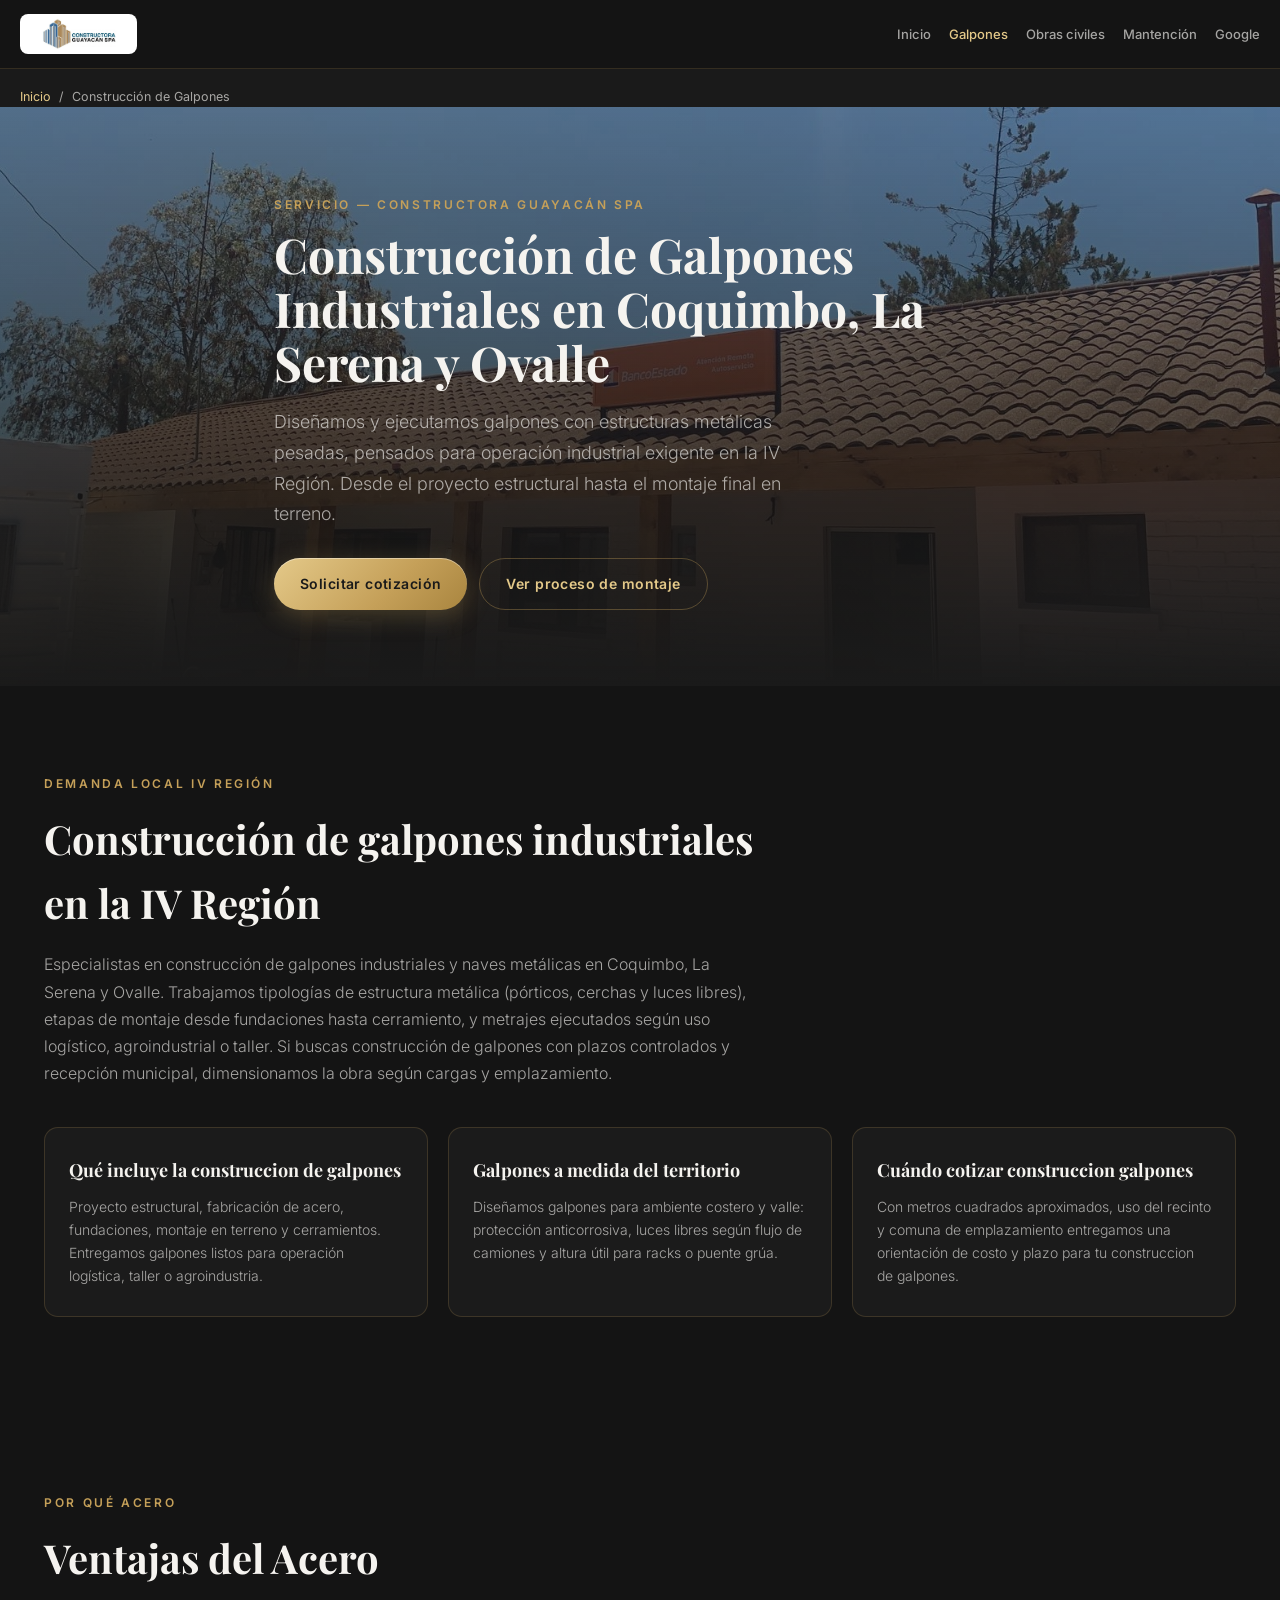
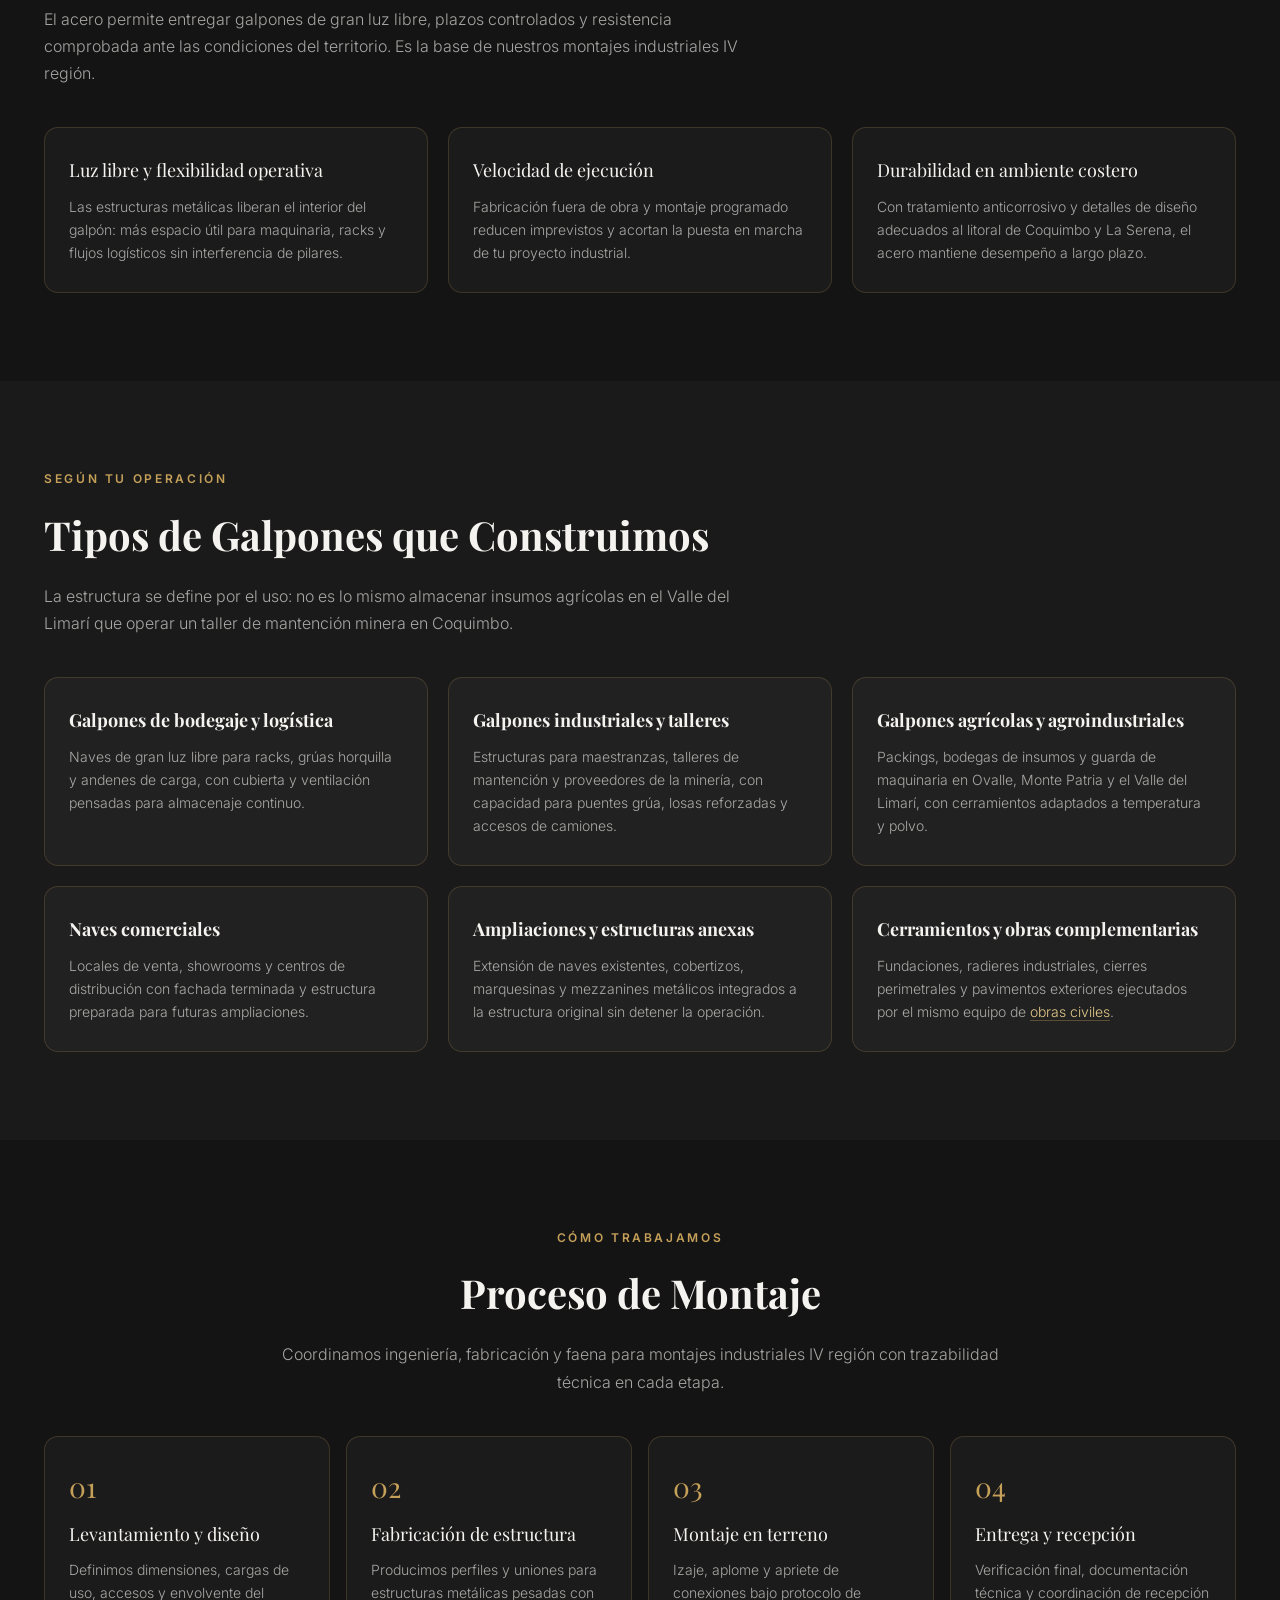
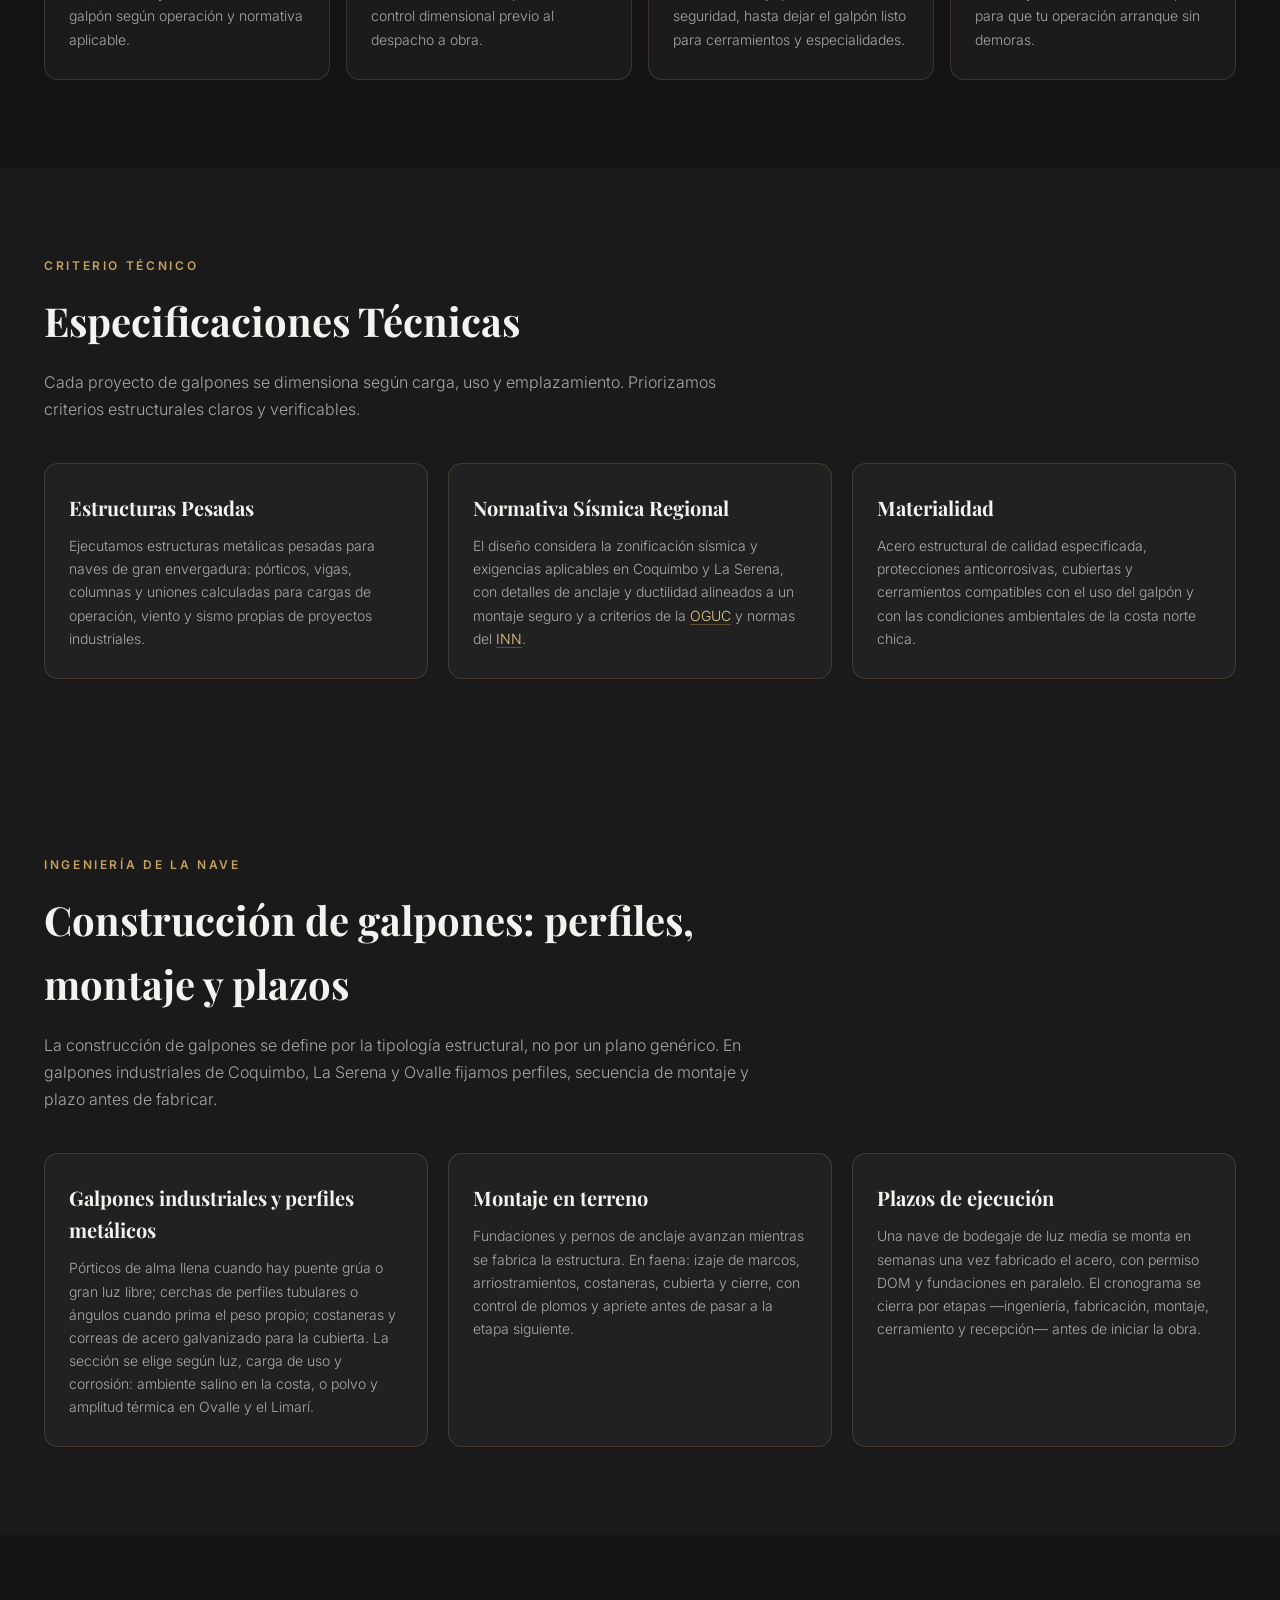
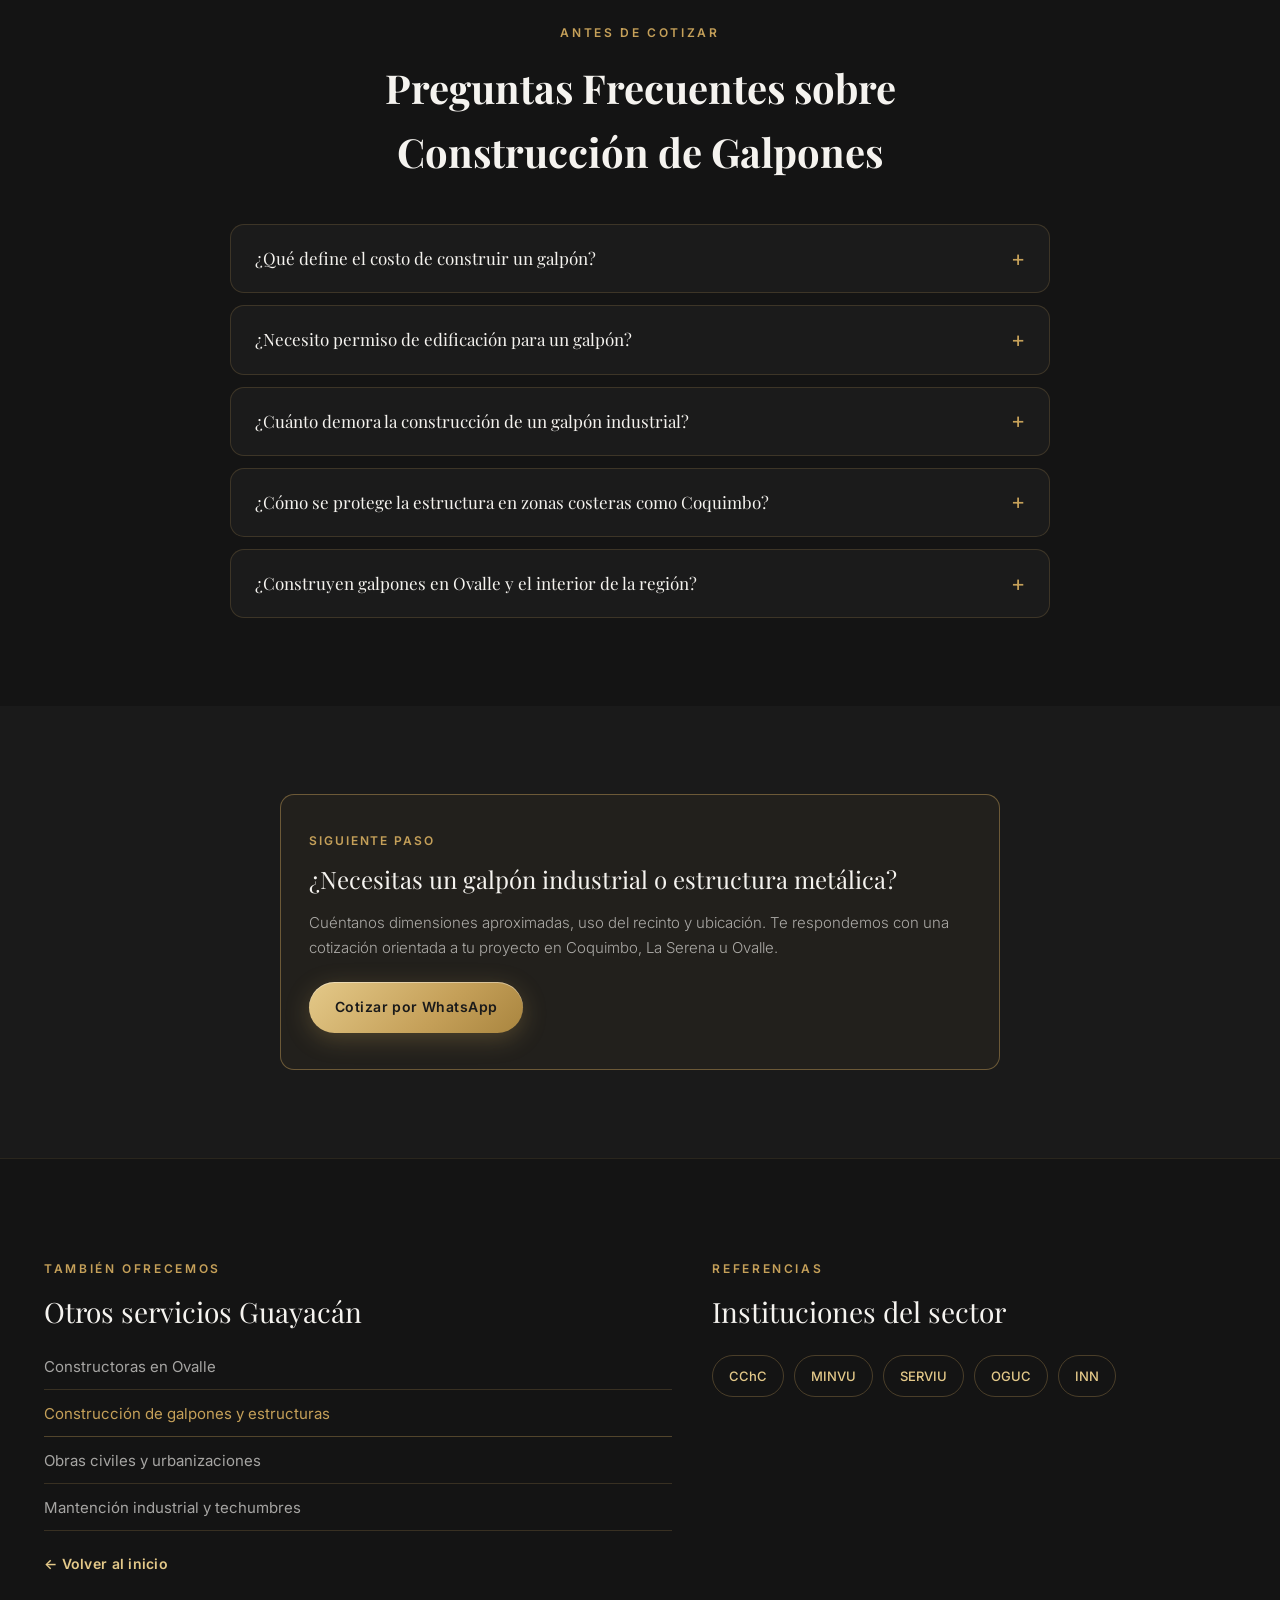
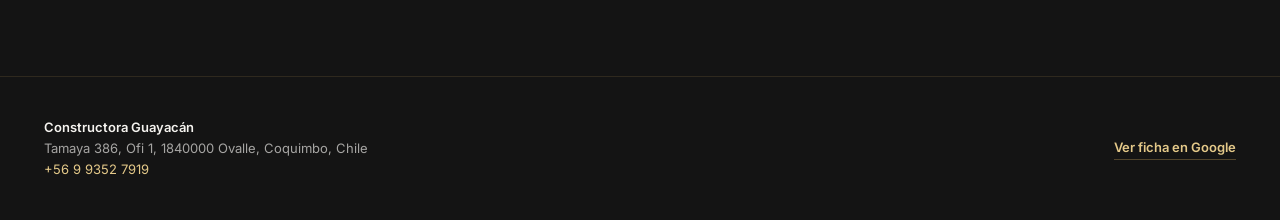
<file: construccion-estructuras-galpones.html>
<!DOCTYPE html>
<html lang="es">
<head>
<meta charset="UTF-8">
<meta name="viewport" content="width=device-width, initial-scale=1.0">
<title>Construcción de galpones industriales | Coquimbo</title>
<meta name="description" content="Construcción de galpones industriales, agrícolas y de bodegaje con estructura metálica en Coquimbo, La Serena y Ovalle. Diseño, montaje y recepción desde 2015.">
<meta name="robots" content="index, follow, max-image-preview:large">
<link rel="canonical" href="https://guayacanspa.cl/construccion-estructuras-galpones">

<meta property="og:type" content="website">
<meta property="og:locale" content="es_CL">
<meta property="og:site_name" content="Constructora Guayacán SpA">
<meta property="og:url" content="https://guayacanspa.cl/construccion-estructuras-galpones">
<meta property="og:title" content="Construcción de galpones industriales | Coquimbo">
<meta property="og:description" content="Galpones y estructuras metálicas pesadas en Coquimbo, La Serena y Ovalle. Montaje industrial con criterio técnico.">
<meta property="og:image" content="https://guayacanspa.cl/assets/img/sede-banco-estado.webp">

<meta name="twitter:card" content="summary_large_image">
<meta name="twitter:title" content="Construcción de galpones industriales | Coquimbo">
<meta name="twitter:description" content="Galpones industriales y estructuras metálicas en la IV Región.">
<meta name="twitter:image" content="https://guayacanspa.cl/assets/img/sede-banco-estado.webp">

<link rel="icon" href="/assets/img/logo-s.webp" type="image/webp">
<link rel="preload" as="image" href="/assets/img/sede-banco-estado.webp" fetchpriority="high">
<link rel="preconnect" href="https://fonts.googleapis.com">
<link rel="preconnect" href="https://fonts.gstatic.com" crossorigin>
<link href="https://fonts.googleapis.com/css2?family=Playfair+Display:wght@500;600;700;800&family=Inter:wght@300;400;500;600;700;800&display=swap" rel="stylesheet">
<link rel="stylesheet" href="/assets/css/style.css">
<link rel="stylesheet" href="/assets/css/services.css">

<script type="application/ld+json">
{
  "@context": "https://schema.org",
  "@graph": [
    {
      "@type": "ConstructionBusiness",
      "@id": "https://guayacanspa.cl/#organization",
      "name": "Constructora Guayacán",
      "url": "https://guayacanspa.cl/",
      "telephone": "+56993527919",
      "sameAs": ["https://maps.google.com/?cid=11769666953502199600&g_mp=CiVnb29nbGUubWFwcy5wbGFjZXMudjEuUGxhY2VzLkdldFBsYWNlEAIYBCAA"],
      "hasMap": "https://maps.google.com/?cid=11769666953502199600&g_mp=CiVnb29nbGUubWFwcy5wbGFjZXMudjEuUGxhY2VzLkdldFBsYWNlEAIYBCAA",
      "address": {
        "@type": "PostalAddress",
        "streetAddress": "Tamaya 386, Ofi 1",
        "postalCode": "1840000",
        "addressLocality": "Ovalle",
        "addressRegion": "Coquimbo",
        "addressCountry": "CL"
      },
      "areaServed": [
        {"@type": "City", "name": "La Serena"},
        {"@type": "City", "name": "Coquimbo"},
        {"@type": "City", "name": "Ovalle"}
      ]
    },
    {
      "@type": "Service",
      "@id": "https://guayacanspa.cl/construccion-estructuras-galpones/#service",
      "name": "Construcción de Galpones",
      "serviceType": "Construcción de galpones industriales y estructuras metálicas",
      "description": "Diseño, fabricación y montaje de galpones industriales con estructuras metálicas pesadas en Coquimbo, La Serena y Ovalle.",
      "url": "https://guayacanspa.cl/construccion-estructuras-galpones",
      "provider": {"@id": "https://guayacanspa.cl/#organization"},
      "areaServed": [
        {"@type": "City", "name": "La Serena"},
        {"@type": "City", "name": "Coquimbo"},
        {"@type": "City", "name": "Ovalle"}
      ],
      "hasOfferCatalog": {
        "@type": "OfferCatalog",
        "name": "Servicios de galpones industriales",
        "itemListElement": [
          {"@type": "Offer", "itemOffered": {"@type": "Service", "name": "Galpones de bodegaje y logística"}},
          {"@type": "Offer", "itemOffered": {"@type": "Service", "name": "Galpones industriales y talleres"}},
          {"@type": "Offer", "itemOffered": {"@type": "Service", "name": "Galpones agrícolas y agroindustriales"}},
          {"@type": "Offer", "itemOffered": {"@type": "Service", "name": "Montaje Industrial"}},
          {"@type": "Offer", "itemOffered": {"@type": "Service", "name": "Estructuras Metálicas Pesadas"}},
          {"@type": "Offer", "itemOffered": {"@type": "Service", "name": "Cierres Perimetrales"}}
        ]
      }
    },
    {
      "@type": "FAQPage",
      "@id": "https://guayacanspa.cl/construccion-estructuras-galpones/#faq",
      "mainEntity": [
        {
          "@type": "Question",
          "name": "¿Qué define el costo de construir un galpón?",
          "acceptedAnswer": {"@type": "Answer", "text": "Principalmente los metros cuadrados, la luz libre entre pilares, la altura útil, las cargas que debe soportar (puente grúa, racks, cubierta) y el tipo de cerramiento. Las condiciones del terreno y las fundaciones también influyen. Con dimensiones aproximadas y uso del recinto podemos entregar una cotización orientativa."}
        },
        {
          "@type": "Question",
          "name": "¿Necesito permiso de edificación para un galpón?",
          "acceptedAnswer": {"@type": "Answer", "text": "Sí. Un galpón requiere permiso de la Dirección de Obras Municipales (DOM) y recepción final según la OGUC. Coordinamos la documentación técnica y el proyecto estructural para que la tramitación avance sin observaciones."}
        },
        {
          "@type": "Question",
          "name": "¿Cuánto demora la construcción de un galpón industrial?",
          "acceptedAnswer": {"@type": "Answer", "text": "Depende del tamaño y la complejidad. Al fabricar la estructura metálica en paralelo a las fundaciones, el montaje en terreno se reduce considerablemente frente a sistemas tradicionales. Definimos un cronograma por etapas antes de iniciar la obra."}
        },
        {
          "@type": "Question",
          "name": "¿Cómo se protege la estructura en zonas costeras como Coquimbo?",
          "acceptedAnswer": {"@type": "Answer", "text": "Con esquemas anticorrosivos especificados para ambiente salino, detalles que evitan la acumulación de agua y un plan de mantención de cubiertas y pinturas, que también ofrecemos con nuestro servicio de mantención industrial."}
        },
        {
          "@type": "Question",
          "name": "¿Construyen galpones en Ovalle y el interior de la región?",
          "acceptedAnswer": {"@type": "Answer", "text": "Sí. Trabajamos en Ovalle, Monte Patria, Río Hurtado y el Valle del Limarí, además de Coquimbo y La Serena. Hemos ejecutado obras para el Hospital de Ovalle y municipios de la provincia, por lo que conocemos la logística y los requisitos locales."}
        }
      ]
    },
    {
      "@type": "BreadcrumbList",
      "@id": "https://guayacanspa.cl/construccion-estructuras-galpones/#breadcrumb",
      "itemListElement": [
        {"@type": "ListItem", "position": 1, "name": "Inicio", "item": "https://guayacanspa.cl/"},
        {"@type": "ListItem", "position": 2, "name": "Construcción de Galpones", "item": "https://guayacanspa.cl/construccion-estructuras-galpones"}
      ]
    }
  ]
}
</script>
<!-- Google tag (gtag.js) -->
<script async src="https://www.googletagmanager.com/gtag/js?id=G-8N23LMXC3B"></script>
<script>
  window.dataLayer = window.dataLayer || [];
  function gtag(){dataLayer.push(arguments);}
  gtag('js', new Date());
  gtag('config', 'G-8N23LMXC3B');
</script>
</head>
<body>

<header class="page-nav">
  <div class="container page-nav__inner">
    <a href="/" aria-label="Constructora Guayacán SpA — Inicio">
      <img class="page-nav__logo" src="/assets/img/logo-guayacan.webp" alt="Constructora Guayacán SpA" width="160" height="40">
    </a>
    <nav class="page-nav__links" aria-label="Secciones del servicio">
      <a href="/">Inicio</a>
      <a href="/construccion-estructuras-galpones" class="is-current" aria-current="page">Galpones</a>
      <a href="/obras-civiles-urbanizaciones">Obras civiles</a>
      <a href="/mantencion-industrial-techumbres">Mantención</a>
      <a href="https://maps.google.com/?cid=11769666953502199600&g_mp=CiVnb29nbGUubWFwcy5wbGFjZXMudjEuUGxhY2VzLkdldFBsYWNlEAIYBCAA" target="_blank" rel="noopener noreferrer">Google</a>
    </nav>
  </div>
</header>

<nav class="breadcrumb container" aria-label="Miga de pan">
  <ol>
    <li><a href="/">Inicio</a></li>
    <li aria-hidden="true">/</li>
    <li><span aria-current="page">Construcción de Galpones</span></li>
  </ol>
</nav>

<main class="galpones" id="main-content">

  <!-- ================= HERO ================= -->
  <section class="galpones-hero" id="hero" aria-labelledby="galpones-hero-title">
    <div class="galpones-hero__media" aria-hidden="true"></div>
    <div class="galpones-hero__overlay" aria-hidden="true"></div>

    <div class="galpones-hero__content container">
      <p class="galpones-hero__eyebrow">Servicio — Constructora Guayacán SpA</p>
      <h1 class="galpones-hero__title" id="galpones-hero-title">
        Construcción de Galpones Industriales en Coquimbo, La Serena y Ovalle
      </h1>
      <p class="galpones-hero__lead">
        Diseñamos y ejecutamos galpones con estructuras metálicas pesadas,
        pensados para operación industrial exigente en la IV Región.
        Desde el proyecto estructural hasta el montaje final en terreno.
      </p>
      <div class="galpones-hero__actions">
        <a class="btn btn--gold" href="#contacto-galpones">Solicitar cotización</a>
        <a class="btn btn--outline-gold" href="#proceso">Ver proceso de montaje</a>
      </div>
    </div>
  </section>

  <!-- ================= CONSTRUCCIÓN DE GALPONES ================= -->
  <section class="galpones-ventajas" id="construccion-de-galpones" aria-labelledby="construccion-de-galpones-title">
    <div class="container">
      <header class="galpones-section-header">
        <p class="galpones-section-header__eyebrow">Demanda local IV Región</p>
        <h2 class="galpones-section-header__title" id="construccion-de-galpones-title">Construcción de galpones industriales en la IV Región</h2>
        <p class="galpones-section-header__text">
          Especialistas en construcción de galpones industriales y naves metálicas en Coquimbo, La Serena y Ovalle.
          Trabajamos tipologías de estructura metálica (pórticos, cerchas y luces libres), etapas de montaje
          desde fundaciones hasta cerramiento, y metrajes ejecutados según uso logístico, agroindustrial o taller.
          Si buscas construcción de galpones con plazos controlados y recepción municipal, dimensionamos la obra
          según cargas y emplazamiento.
        </p>
      </header>

      <div class="galpones-ventajas__grid">
        <article class="galpones-card">
          <h3 class="galpones-card__label">Qué incluye la construccion de galpones</h3>
          <p class="galpones-card__text">
            Proyecto estructural, fabricación de acero, fundaciones, montaje en terreno y cerramientos.
            Entregamos galpones listos para operación logística, taller o agroindustria.
          </p>
        </article>

        <article class="galpones-card">
          <h3 class="galpones-card__label">Galpones a medida del territorio</h3>
          <p class="galpones-card__text">
            Diseñamos galpones para ambiente costero y valle: protección anticorrosiva,
            luces libres según flujo de camiones y altura útil para racks o puente grúa.
          </p>
        </article>

        <article class="galpones-card">
          <h3 class="galpones-card__label">Cuándo cotizar construccion galpones</h3>
          <p class="galpones-card__text">
            Con metros cuadrados aproximados, uso del recinto y comuna de emplazamiento
            entregamos una orientación de costo y plazo para tu construccion de galpones.
          </p>
        </article>
      </div>
    </div>
  </section>

  <!-- ================= VENTAJAS DEL ACERO ================= -->
  <section class="galpones-ventajas" id="ventajas" aria-labelledby="ventajas-title">
    <div class="container">
      <header class="galpones-section-header">
        <p class="galpones-section-header__eyebrow">Por qué acero</p>
        <h2 class="galpones-section-header__title" id="ventajas-title">Ventajas del Acero</h2>
        <p class="galpones-section-header__text">
          El acero permite entregar galpones de gran luz libre, plazos controlados
          y resistencia comprobada ante las condiciones del territorio.
          Es la base de nuestros montajes industriales IV región.
        </p>
      </header>

      <div class="galpones-ventajas__grid">
        <article class="galpones-card">
          <p class="galpones-card__label">Luz libre y flexibilidad operativa</p>
          <p class="galpones-card__text">
            Las estructuras metálicas liberan el interior del galpón: más espacio
            útil para maquinaria, racks y flujos logísticos sin interferencia de pilares.
          </p>
        </article>

        <article class="galpones-card">
          <p class="galpones-card__label">Velocidad de ejecución</p>
          <p class="galpones-card__text">
            Fabricación fuera de obra y montaje programado reducen imprevistos
            y acortan la puesta en marcha de tu proyecto industrial.
          </p>
        </article>

        <article class="galpones-card">
          <p class="galpones-card__label">Durabilidad en ambiente costero</p>
          <p class="galpones-card__text">
            Con tratamiento anticorrosivo y detalles de diseño adecuados al litoral
            de Coquimbo y La Serena, el acero mantiene desempeño a largo plazo.
          </p>
        </article>
      </div>
    </div>
  </section>

  <!-- ================= TIPOS DE GALPONES ================= -->
  <section class="galpones-tipos" id="tipos" aria-labelledby="tipos-title">
    <div class="container">
      <header class="galpones-section-header">
        <p class="galpones-section-header__eyebrow">Según tu operación</p>
        <h2 class="galpones-section-header__title" id="tipos-title">Tipos de Galpones que Construimos</h2>
        <p class="galpones-section-header__text">
          La estructura se define por el uso: no es lo mismo almacenar insumos agrícolas
          en el Valle del Limarí que operar un taller de mantención minera en Coquimbo.
        </p>
      </header>

      <div class="galpones-tipos__grid">
        <article class="galpones-card">
          <h3 class="galpones-card__label">Galpones de bodegaje y logística</h3>
          <p class="galpones-card__text">
            Naves de gran luz libre para racks, grúas horquilla y andenes de carga,
            con cubierta y ventilación pensadas para almacenaje continuo.
          </p>
        </article>

        <article class="galpones-card">
          <h3 class="galpones-card__label">Galpones industriales y talleres</h3>
          <p class="galpones-card__text">
            Estructuras para maestranzas, talleres de mantención y proveedores de la minería,
            con capacidad para puentes grúa, losas reforzadas y accesos de camiones.
          </p>
        </article>

        <article class="galpones-card">
          <h3 class="galpones-card__label">Galpones agrícolas y agroindustriales</h3>
          <p class="galpones-card__text">
            Packings, bodegas de insumos y guarda de maquinaria en Ovalle, Monte Patria
            y el Valle del Limarí, con cerramientos adaptados a temperatura y polvo.
          </p>
        </article>

        <article class="galpones-card">
          <h3 class="galpones-card__label">Naves comerciales</h3>
          <p class="galpones-card__text">
            Locales de venta, showrooms y centros de distribución con fachada terminada
            y estructura preparada para futuras ampliaciones.
          </p>
        </article>

        <article class="galpones-card">
          <h3 class="galpones-card__label">Ampliaciones y estructuras anexas</h3>
          <p class="galpones-card__text">
            Extensión de naves existentes, cobertizos, marquesinas y mezzanines metálicos
            integrados a la estructura original sin detener la operación.
          </p>
        </article>

        <article class="galpones-card">
          <h3 class="galpones-card__label">Cerramientos y obras complementarias</h3>
          <p class="galpones-card__text">
            Fundaciones, radieres industriales, cierres perimetrales y pavimentos exteriores
            ejecutados por el mismo equipo de <a href="/obras-civiles-urbanizaciones">obras civiles</a>.
          </p>
        </article>
      </div>
    </div>
  </section>

  <!-- ================= PROCESO DE MONTAJE ================= -->
  <section class="galpones-proceso" id="proceso" aria-labelledby="proceso-title">
    <div class="container">
      <header class="galpones-section-header galpones-section-header--center">
        <p class="galpones-section-header__eyebrow">Cómo trabajamos</p>
        <h2 class="galpones-section-header__title" id="proceso-title">Proceso de Montaje</h2>
        <p class="galpones-section-header__text">
          Coordinamos ingeniería, fabricación y faena para montajes industriales IV región
          con trazabilidad técnica en cada etapa.
        </p>
      </header>

      <ol class="galpones-proceso__steps">
        <li class="galpones-step">
          <article class="galpones-step__card">
            <span class="galpones-step__num" aria-hidden="true">01</span>
            <p class="galpones-step__title">Levantamiento y diseño</p>
            <p class="galpones-step__text">
              Definimos dimensiones, cargas de uso, accesos y envolvente del galpón
              según operación y normativa aplicable.
            </p>
          </article>
        </li>
        <li class="galpones-step">
          <article class="galpones-step__card">
            <span class="galpones-step__num" aria-hidden="true">02</span>
            <p class="galpones-step__title">Fabricación de estructura</p>
            <p class="galpones-step__text">
              Producimos perfiles y uniones para estructuras metálicas pesadas
              con control dimensional previo al despacho a obra.
            </p>
          </article>
        </li>
        <li class="galpones-step">
          <article class="galpones-step__card">
            <span class="galpones-step__num" aria-hidden="true">03</span>
            <p class="galpones-step__title">Montaje en terreno</p>
            <p class="galpones-step__text">
              Izaje, aplome y apriete de conexiones bajo protocolo de seguridad,
              hasta dejar el galpón listo para cerramientos y especialidades.
            </p>
          </article>
        </li>
        <li class="galpones-step">
          <article class="galpones-step__card">
            <span class="galpones-step__num" aria-hidden="true">04</span>
            <p class="galpones-step__title">Entrega y recepción</p>
            <p class="galpones-step__text">
              Verificación final, documentación técnica y coordinación de recepción
              para que tu operación arranque sin demoras.
            </p>
          </article>
        </li>
      </ol>
    </div>
  </section>

  <!-- ================= ESPECIFICACIONES TÉCNICAS ================= -->
  <section class="galpones-specs" id="especificaciones" aria-labelledby="specs-title">
    <div class="container">
      <header class="galpones-section-header">
        <p class="galpones-section-header__eyebrow">Criterio técnico</p>
        <h2 class="galpones-section-header__title" id="specs-title">Especificaciones Técnicas</h2>
        <p class="galpones-section-header__text">
          Cada proyecto de galpones se dimensiona según carga, uso y emplazamiento.
          Priorizamos criterios estructurales claros y verificables.
        </p>
      </header>

      <div class="galpones-specs__grid">
        <article class="galpones-spec" id="estructuras-pesadas">
          <h3 class="galpones-spec__title">Estructuras Pesadas</h3>
          <p class="galpones-spec__text">
            Ejecutamos estructuras metálicas pesadas para naves de gran envergadura:
            pórticos, vigas, columnas y uniones calculadas para cargas de operación,
            viento y sismo propias de proyectos industriales.
          </p>
        </article>

        <article class="galpones-spec" id="normativa-sismica">
          <h3 class="galpones-spec__title">Normativa Sísmica Regional</h3>
          <p class="galpones-spec__text">
            El diseño considera la zonificación sísmica y exigencias aplicables
            en Coquimbo y La Serena, con detalles de anclaje y ductilidad
            alineados a un montaje seguro y a criterios de la
            <a href="https://www.minvu.gob.cl/oguc/" target="_blank" rel="noopener noreferrer">OGUC</a>
            y normas del <a href="https://www.inn.cl/" target="_blank" rel="noopener noreferrer">INN</a>.
          </p>
        </article>

        <article class="galpones-spec" id="materialidad">
          <h3 class="galpones-spec__title">Materialidad</h3>
          <p class="galpones-spec__text">
            Acero estructural de calidad especificada, protecciones anticorrosivas,
            cubiertas y cerramientos compatibles con el uso del galpón
            y con las condiciones ambientales de la costa norte chica.
          </p>
        </article>
      </div>
    </div>
  </section>

  <!-- ================= PERFILES, MONTAJE Y PLAZOS ================= -->
  <section class="galpones-specs" id="perfiles-montaje" aria-labelledby="perfiles-montaje-title">
    <div class="container">
      <header class="galpones-section-header">
        <p class="galpones-section-header__eyebrow">Ingeniería de la nave</p>
        <h2 class="galpones-section-header__title" id="perfiles-montaje-title">Construcción de galpones: perfiles, montaje y plazos</h2>
        <p class="galpones-section-header__text">
          La construcción de galpones se define por la tipología estructural, no por un plano genérico.
          En galpones industriales de Coquimbo, La Serena y Ovalle fijamos perfiles, secuencia de montaje y plazo antes de fabricar.
        </p>
      </header>

      <div class="galpones-specs__grid">
        <article class="galpones-spec">
          <h3 class="galpones-spec__title">Galpones industriales y perfiles metálicos</h3>
          <p class="galpones-spec__text">
            Pórticos de alma llena cuando hay puente grúa o gran luz libre; cerchas de perfiles tubulares o ángulos cuando prima el peso propio; costaneras y correas de acero galvanizado para la cubierta.
            La sección se elige según luz, carga de uso y corrosión: ambiente salino en la costa, o polvo y amplitud térmica en Ovalle y el Limarí.
          </p>
        </article>

        <article class="galpones-spec">
          <h3 class="galpones-spec__title">Montaje en terreno</h3>
          <p class="galpones-spec__text">
            Fundaciones y pernos de anclaje avanzan mientras se fabrica la estructura.
            En faena: izaje de marcos, arriostramientos, costaneras, cubierta y cierre, con control de plomos y apriete antes de pasar a la etapa siguiente.
          </p>
        </article>

        <article class="galpones-spec">
          <h3 class="galpones-spec__title">Plazos de ejecución</h3>
          <p class="galpones-spec__text">
            Una nave de bodegaje de luz media se monta en semanas una vez fabricado el acero, con permiso DOM y fundaciones en paralelo.
            El cronograma se cierra por etapas —ingeniería, fabricación, montaje, cerramiento y recepción— antes de iniciar la obra.
          </p>
        </article>
      </div>
    </div>
  </section>

  <!-- ================= FAQ ================= -->
  <section class="galpones-faq" id="preguntas-frecuentes" aria-labelledby="faq-title">
    <div class="container">
      <header class="galpones-section-header galpones-section-header--center">
        <p class="galpones-section-header__eyebrow">Antes de cotizar</p>
        <h2 class="galpones-section-header__title" id="faq-title">Preguntas Frecuentes sobre Construcción de Galpones</h2>
      </header>

      <div class="galpones-faq__list">
        <details class="galpones-faq__item">
          <summary>¿Qué define el costo de construir un galpón?</summary>
          <p>
            Principalmente los metros cuadrados, la luz libre entre pilares, la altura útil,
            las cargas que debe soportar (puente grúa, racks, cubierta) y el tipo de cerramiento.
            Las condiciones del terreno y las fundaciones también influyen. Con dimensiones
            aproximadas y uso del recinto podemos entregar una cotización orientativa.
          </p>
        </details>

        <details class="galpones-faq__item">
          <summary>¿Necesito permiso de edificación para un galpón?</summary>
          <p>
            Sí. Un galpón requiere permiso de la Dirección de Obras Municipales (DOM) y
            recepción final según la OGUC. Coordinamos la documentación técnica y el proyecto
            estructural para que la tramitación avance sin observaciones.
          </p>
        </details>

        <details class="galpones-faq__item">
          <summary>¿Cuánto demora la construcción de un galpón industrial?</summary>
          <p>
            Depende del tamaño y la complejidad. Al fabricar la estructura metálica en paralelo
            a las fundaciones, el montaje en terreno se reduce considerablemente frente a
            sistemas tradicionales. Definimos un cronograma por etapas antes de iniciar la obra.
          </p>
        </details>

        <details class="galpones-faq__item">
          <summary>¿Cómo se protege la estructura en zonas costeras como Coquimbo?</summary>
          <p>
            Con esquemas anticorrosivos especificados para ambiente salino, detalles que evitan
            la acumulación de agua y un plan de mantención de cubiertas y pinturas, que también
            ofrecemos con nuestro servicio de <a href="/mantencion-industrial-techumbres">mantención industrial</a>.
          </p>
        </details>

        <details class="galpones-faq__item">
          <summary>¿Construyen galpones en Ovalle y el interior de la región?</summary>
          <p>
            Sí. Trabajamos en Ovalle, Monte Patria, Río Hurtado y el Valle del Limarí, además de
            Coquimbo y La Serena. Hemos ejecutado obras para el Hospital de Ovalle y municipios
            de la provincia, por lo que conocemos la logística y los requisitos locales.
          </p>
        </details>
      </div>
    </div>
  </section>

  <!-- ================= CTA ================= -->
  <section class="galpones-cta" id="contacto-galpones" aria-labelledby="galpones-cta-title">
    <div class="container">
      <div class="galpones-cta__panel">
        <p class="galpones-cta__eyebrow">Siguiente paso</p>
        <p class="galpones-cta__title" id="galpones-cta-title">
          ¿Necesitas un galpón industrial o estructura metálica?
        </p>
        <p class="galpones-cta__text">
          Cuéntanos dimensiones aproximadas, uso del recinto y ubicación.
          Te respondemos con una cotización orientada a tu proyecto en Coquimbo, La Serena u Ovalle.
        </p>
        <a
          class="btn btn--gold"
          href="https://wa.me/56993527919?text=Hola%2C%20quiero%20cotizar%20un%20galp%C3%B3n%20industrial%20con%20Guayac%C3%A1n."
          target="_blank"
          rel="noopener"
        >
          Cotizar por WhatsApp
        </a>
      </div>
    </div>
  </section>

  <!-- ================= LINKING INTERNO + INSTITUCIONAL ================= -->
  <section class="link-block" aria-labelledby="galpones-linkblock-title">
    <div class="container link-block__grid">
      <div>
        <p class="link-block__eyebrow">También ofrecemos</p>
        <p class="link-block__title" id="galpones-linkblock-title">Otros servicios Guayacán</p>
        <nav class="link-block__nav" aria-label="Servicios relacionados">
          <a href="/constructoras-en-ovalle">Constructoras en Ovalle</a>
          <a href="/construccion-estructuras-galpones" class="is-current" aria-current="page">Construcción de galpones y estructuras</a>
          <a href="/obras-civiles-urbanizaciones">Obras civiles y urbanizaciones</a>
          <a href="/mantencion-industrial-techumbres">Mantención industrial y techumbres</a>
        </nav>
        <a class="link-block__home" href="/">← Volver al inicio</a>
      </div>
      <div>
        <p class="link-block__eyebrow">Referencias</p>
        <p class="link-block__title">Instituciones del sector</p>
        <div class="link-block__ext">
          <a href="https://cchc.cl/" target="_blank" rel="noopener noreferrer">CChC</a>
          <a href="https://www.minvu.gob.cl/" target="_blank" rel="noopener noreferrer">MINVU</a>
          <a href="https://www.minvu.gob.cl/sobre-minvu/serviu/" target="_blank" rel="noopener noreferrer">SERVIU</a>
          <a href="https://www.minvu.gob.cl/oguc/" target="_blank" rel="noopener noreferrer">OGUC</a>
          <a href="https://www.inn.cl/" target="_blank" rel="noopener noreferrer">INN</a>
        </div>
      </div>
    </div>
  </section>

</main>

<footer class="page-foot">
  <div class="container page-foot__inner">
    <p class="page-foot__nap">
      <strong>Constructora Guayacán</strong><br>
      Tamaya 386, Ofi 1, 1840000 Ovalle, Coquimbo, Chile<br>
      <a href="tel:+56993527919">+56 9 9352 7919</a>
    </p>
    <a class="page-foot__gbp" href="https://maps.google.com/?cid=11769666953502199600&g_mp=CiVnb29nbGUubWFwcy5wbGFjZXMudjEuUGxhY2VzLkdldFBsYWNlEAIYBCAA" target="_blank" rel="noopener noreferrer">Ver ficha en Google</a>
  </div>
</footer>

<script src="/assets/js/main.js" defer></script>
</body>
</html>
</file>
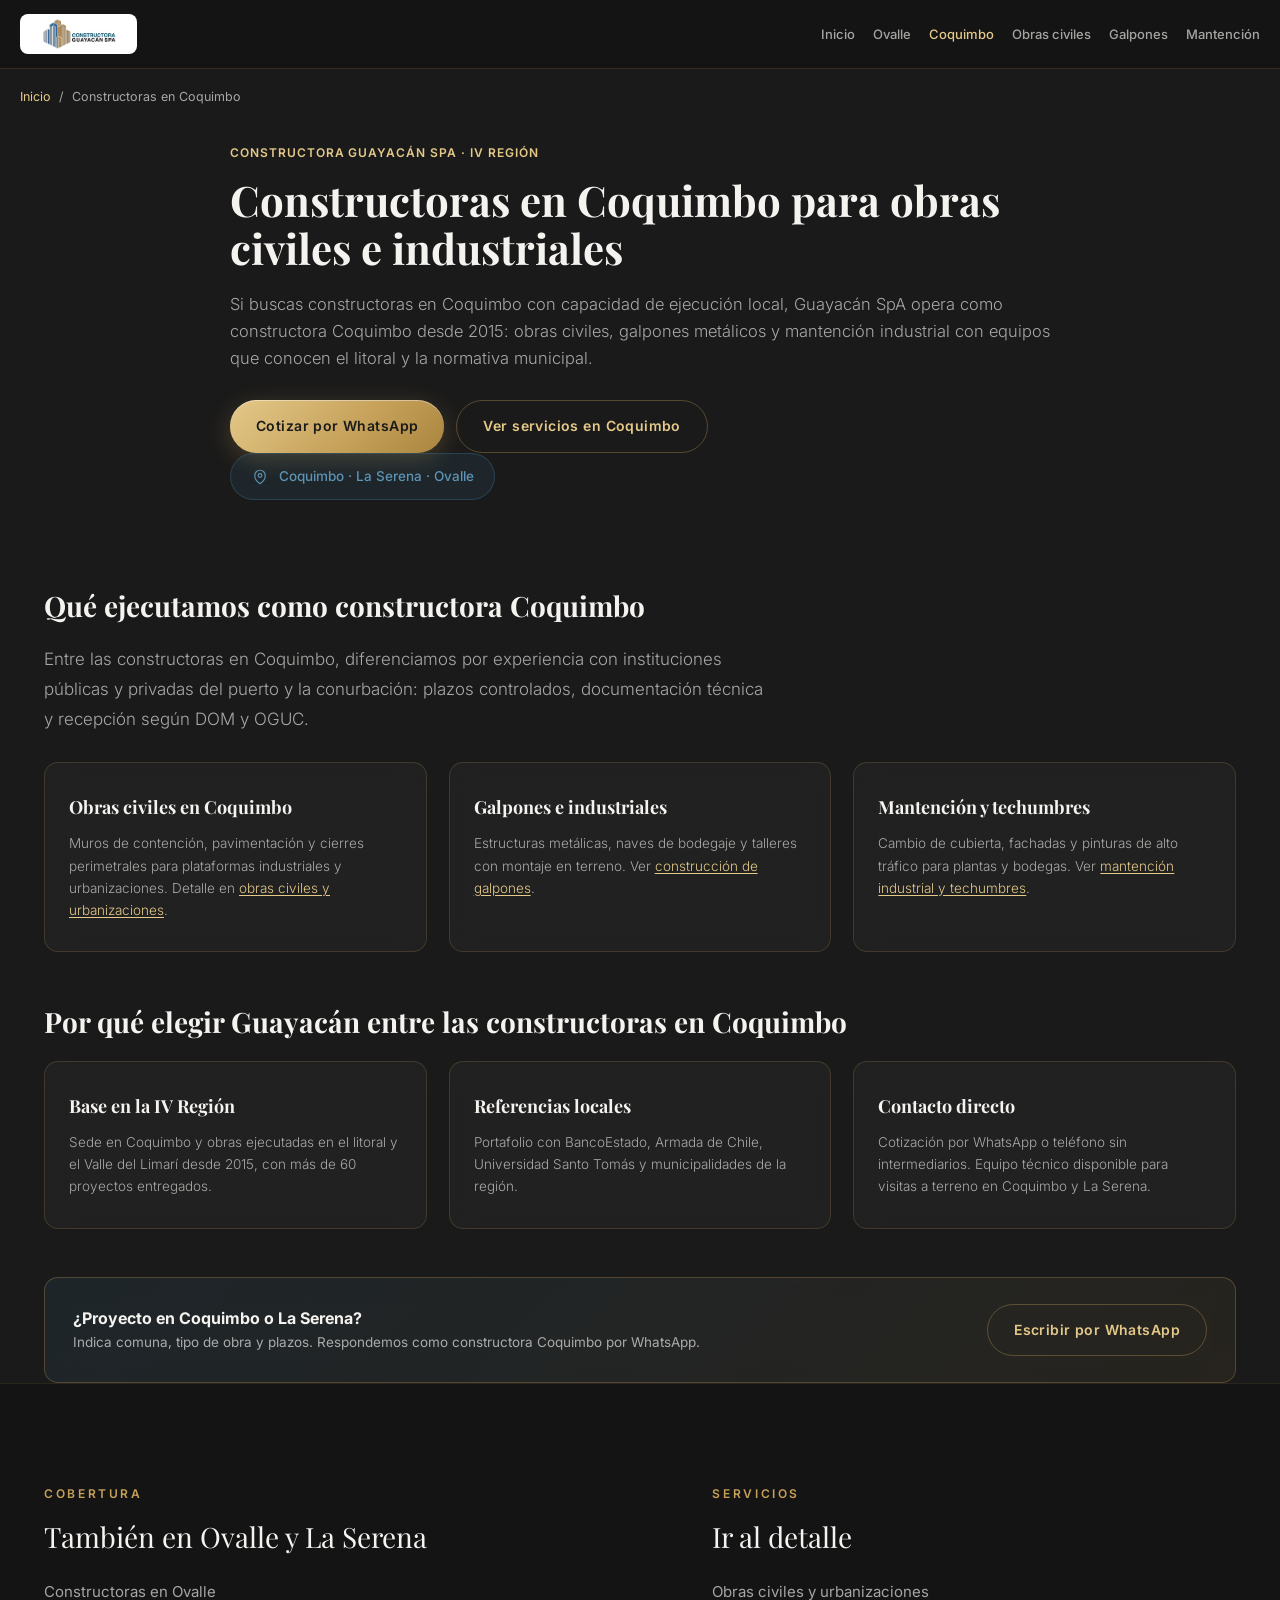
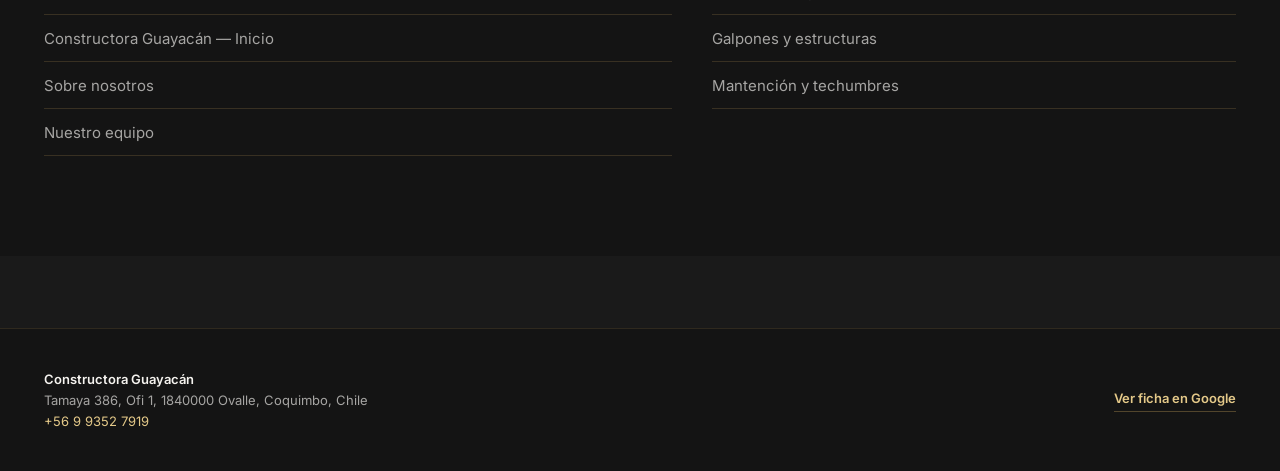
<file: constructoras-en-coquimbo.html>
<!DOCTYPE html>
<html lang="es">
<head>
<meta charset="UTF-8">
<meta name="viewport" content="width=device-width, initial-scale=1.0">
<title>Constructora en Coquimbo | Obras Civiles y Edificación - Guayacán SpA</title>
<meta name="description" content="Constructora Coquimbo y constructoras en Coquimbo: obras civiles y edificación. Cotiza tu proyecto hoy con Guayacán SpA.">
<meta name="robots" content="index, follow, max-image-preview:large">
<link rel="canonical" href="https://guayacanspa.cl/constructoras-en-coquimbo">

<meta property="og:type" content="website">
<meta property="og:locale" content="es_CL">
<meta property="og:site_name" content="Constructora Guayacán SpA">
<meta property="og:url" content="https://guayacanspa.cl/constructoras-en-coquimbo">
<meta property="og:title" content="Constructora en Coquimbo | Obras Civiles y Edificación - Guayacán SpA">
<meta property="og:description" content="Constructora Coquimbo y constructoras en Coquimbo: obras civiles y edificación. Cotiza tu proyecto hoy con Guayacán SpA.">
<meta property="og:image" content="https://guayacanspa.cl/assets/img/proyecto-gobernacion-maritima-coquimbo.webp">

<meta name="twitter:card" content="summary_large_image">
<meta name="twitter:title" content="Constructora en Coquimbo | Obras Civiles y Edificación - Guayacán SpA">
<meta name="twitter:description" content="Constructora Coquimbo y constructoras en Coquimbo: obras civiles y edificación. Cotiza tu proyecto hoy con Guayacán SpA.">
<meta name="twitter:image" content="https://guayacanspa.cl/assets/img/proyecto-gobernacion-maritima-coquimbo.webp">

<link rel="icon" href="/assets/img/logo-s.webp" type="image/webp">
<link rel="preconnect" href="https://fonts.googleapis.com">
<link rel="preconnect" href="https://fonts.gstatic.com" crossorigin>
<link href="https://fonts.googleapis.com/css2?family=Playfair+Display:wght@500;600;700;800&family=Inter:wght@300;400;500;600;700;800&display=swap" rel="stylesheet">
<link rel="stylesheet" href="/assets/css/style.css">
<link rel="stylesheet" href="/assets/css/services.css">

<script type="application/ld+json">
{
  "@context": "https://schema.org",
  "@graph": [
    {
      "@type": "WebPage",
      "@id": "https://guayacanspa.cl/constructoras-en-coquimbo#webpage",
      "url": "https://guayacanspa.cl/constructoras-en-coquimbo",
      "name": "Constructora en Coquimbo | Obras Civiles y Edificación - Guayacán SpA",
      "description": "Constructora Coquimbo y constructoras en Coquimbo: obras civiles y edificación. Cotiza tu proyecto hoy con Guayacán SpA.",
      "inLanguage": "es-CL",
      "isPartOf": {"@id": "https://guayacanspa.cl/#website"},
      "about": {"@id": "https://guayacanspa.cl/#organization"}
    },
    {
      "@type": ["LocalBusiness", "Organization", "ConstructionBusiness"],
      "@id": "https://guayacanspa.cl/#organization",
      "name": "Constructora Guayacán",
      "url": "https://guayacanspa.cl/",
      "telephone": "+56993527919",
      "email": "contacto@guayacanspa.cl",
      "foundingDate": "2015",
      "address": {
        "@type": "PostalAddress",
        "streetAddress": "Tamaya 386, Ofi 1",
        "postalCode": "1840000",
        "addressLocality": "Ovalle",
        "addressRegion": "Coquimbo",
        "addressCountry": "CL"
      },
      "areaServed": [
        {"@type": "City", "name": "Coquimbo"},
        {"@type": "City", "name": "La Serena"},
        {"@type": "City", "name": "Ovalle"}
      ]
    },
    {
      "@type": "Service",
      "@id": "https://guayacanspa.cl/constructoras-en-coquimbo/#service",
      "name": "Constructoras en Coquimbo",
      "serviceType": "Construcción industrial y obras civiles",
      "description": "Servicios de constructora en Coquimbo: obras civiles, galpones industriales y mantención de techumbres.",
      "url": "https://guayacanspa.cl/constructoras-en-coquimbo",
      "provider": {"@id": "https://guayacanspa.cl/#organization"},
      "areaServed": {"@type": "City", "name": "Coquimbo"}
    },
    {
      "@type": "BreadcrumbList",
      "itemListElement": [
        {"@type": "ListItem", "position": 1, "name": "Inicio", "item": "https://guayacanspa.cl/"},
        {"@type": "ListItem", "position": 2, "name": "Constructoras en Coquimbo", "item": "https://guayacanspa.cl/constructoras-en-coquimbo"}
      ]
    }
  ]
}
</script>
<!-- Google tag (gtag.js) -->
<script async src="https://www.googletagmanager.com/gtag/js?id=G-8N23LMXC3B"></script>
<script>
  window.dataLayer = window.dataLayer || [];
  function gtag(){dataLayer.push(arguments);}
  gtag('js', new Date());
  gtag('config', 'G-8N23LMXC3B');
</script>
</head>
<body>

<header class="page-nav">
  <div class="container page-nav__inner">
    <a href="/" aria-label="Constructora Guayacán SpA — Inicio">
      <img class="page-nav__logo" src="/assets/img/logo-guayacan.webp" alt="Constructora Guayacán SpA" width="160" height="40">
    </a>
    <nav class="page-nav__links" aria-label="Navegación principal">
      <a href="/">Inicio</a>
      <a href="/constructoras-en-ovalle">Ovalle</a>
      <a href="/constructoras-en-coquimbo" class="is-current" aria-current="page">Coquimbo</a>
      <a href="/obras-civiles-urbanizaciones">Obras civiles</a>
      <a href="/construccion-estructuras-galpones">Galpones</a>
      <a href="/mantencion-industrial-techumbres">Mantención</a>
    </nav>
  </div>
</header>

<nav class="breadcrumb container" aria-label="Miga de pan">
  <ol>
    <li><a href="/">Inicio</a></li>
    <li aria-hidden="true">/</li>
    <li><span aria-current="page">Constructoras en Coquimbo</span></li>
  </ol>
</nav>

<main class="legal-page" id="main-content">
  <section class="legal-hero container" aria-labelledby="coquimbo-title">
    <p class="legal-hero__eyebrow">Constructora Guayacán SpA · IV Región</p>
    <h1 class="legal-hero__title" id="coquimbo-title">Constructoras en Coquimbo para obras civiles e industriales</h1>
    <p class="legal-hero__lead">
      Si buscas constructoras en Coquimbo con capacidad de ejecución local, Guayacán SpA opera como
      constructora Coquimbo desde 2015: obras civiles, galpones metálicos y mantención industrial
      con equipos que conocen el litoral y la normativa municipal.
    </p>
    <div class="legal-hero__actions">
      <a class="btn btn--gold" href="https://wa.me/56993527919?text=Hola%2C%20quiero%20cotizar%20un%20proyecto%20en%20Coquimbo%20con%20Guayac%C3%A1n." target="_blank" rel="noopener">Cotizar por WhatsApp</a>
      <a class="btn btn--outline-gold" href="#servicios-coquimbo">Ver servicios en Coquimbo</a>
    </div>
    <div class="region-badge">
      <svg viewBox="0 0 24 24" aria-hidden="true"><path d="M12 21s7-4.5 7-11a7 7 0 1 0-14 0c0 6.5 7 11 7 11Z"/><circle cx="12" cy="10" r="2.5"/></svg>
      <span>Coquimbo · La Serena · Ovalle</span>
    </div>
  </section>

  <section class="container" id="servicios-coquimbo" aria-labelledby="servicios-coquimbo-title">
    <h2 class="legal-body__title" id="servicios-coquimbo-title">Qué ejecutamos como constructora Coquimbo</h2>
    <p class="about__intro">
      Entre las constructoras en Coquimbo, diferenciamos por experiencia con instituciones públicas
      y privadas del puerto y la conurbación: plazos controlados, documentación técnica y recepción
      según DOM y OGUC.
    </p>
    <div class="about__pillars">
      <article class="pillar-card">
        <h3>Obras civiles en Coquimbo</h3>
        <p>
          Muros de contención, pavimentación y cierres perimetrales para plataformas industriales
          y urbanizaciones. Detalle en
          <a href="/obras-civiles-urbanizaciones">obras civiles y urbanizaciones</a>.
        </p>
      </article>
      <article class="pillar-card">
        <h3>Galpones e industriales</h3>
        <p>
          Estructuras metálicas, naves de bodegaje y talleres con montaje en terreno.
          Ver
          <a href="/construccion-estructuras-galpones">construcción de galpones</a>.
        </p>
      </article>
      <article class="pillar-card">
        <h3>Mantención y techumbres</h3>
        <p>
          Cambio de cubierta, fachadas y pinturas de alto tráfico para plantas y bodegas.
          Ver
          <a href="/mantencion-industrial-techumbres">mantención industrial y techumbres</a>.
        </p>
      </article>
    </div>
  </section>

  <section class="container" aria-labelledby="por-que-coquimbo-title">
    <h2 class="legal-body__title" id="por-que-coquimbo-title">Por qué elegir Guayacán entre las constructoras en Coquimbo</h2>
    <div class="about__pillars">
      <article class="pillar-card">
        <h3>Base en la IV Región</h3>
        <p>Sede en Coquimbo y obras ejecutadas en el litoral y el Valle del Limarí desde 2015, con más de 60 proyectos entregados.</p>
      </article>
      <article class="pillar-card">
        <h3>Referencias locales</h3>
        <p>Portafolio con BancoEstado, Armada de Chile, Universidad Santo Tomás y municipalidades de la región.</p>
      </article>
      <article class="pillar-card">
        <h3>Contacto directo</h3>
        <p>Cotización por WhatsApp o teléfono sin intermediarios. Equipo técnico disponible para visitas a terreno en Coquimbo y La Serena.</p>
      </article>
    </div>
    <div class="about__whatsapp-panel">
      <div class="about__whatsapp-text">
        <strong>¿Proyecto en Coquimbo o La Serena?</strong>
        <span>Indica comuna, tipo de obra y plazos. Respondemos como constructora Coquimbo por WhatsApp.</span>
      </div>
      <a href="https://wa.me/56993527919?text=Hola%2C%20busco%20constructoras%20en%20Coquimbo%20y%20quiero%20cotizar%20con%20Guayac%C3%A1n." class="btn btn--outline-gold" target="_blank" rel="noopener">Escribir por WhatsApp</a>
    </div>
  </section>

  <section class="link-block" aria-labelledby="coquimbo-links-title">
    <div class="container link-block__grid">
      <div>
        <p class="link-block__eyebrow">Cobertura</p>
        <p class="link-block__title" id="coquimbo-links-title">También en Ovalle y La Serena</p>
        <nav class="link-block__nav" aria-label="Páginas relacionadas">
          <a href="/constructoras-en-ovalle">Constructoras en Ovalle</a>
          <a href="/">Constructora Guayacán — Inicio</a>
          <a href="/sobre-nosotros">Sobre nosotros</a>
          <a href="/nuestro-equipo">Nuestro equipo</a>
        </nav>
      </div>
      <div>
        <p class="link-block__eyebrow">Servicios</p>
        <p class="link-block__title">Ir al detalle</p>
        <nav class="link-block__nav" aria-label="Servicios">
          <a href="/obras-civiles-urbanizaciones">Obras civiles y urbanizaciones</a>
          <a href="/construccion-estructuras-galpones">Galpones y estructuras</a>
          <a href="/mantencion-industrial-techumbres">Mantención y techumbres</a>
        </nav>
      </div>
    </div>
  </section>
</main>

<footer class="page-foot">
  <div class="container page-foot__inner">
    <p class="page-foot__nap">
      <strong>Constructora Guayacán</strong><br>
      Tamaya 386, Ofi 1, 1840000 Ovalle, Coquimbo, Chile<br>
      <a href="tel:+56993527919">+56 9 9352 7919</a>
    </p>
    <a class="page-foot__gbp" href="https://maps.google.com/?cid=11769666953502199600&g_mp=CiVnb29nbGUubWFwcy5wbGFjZXMudjEuUGxhY2VzLkdldFBsYWNlEAIYBCAA" target="_blank" rel="noopener noreferrer">Ver ficha en Google</a>
  </div>
</footer>

<script src="/assets/js/main.js" defer></script>
</body>
</html>
</file>
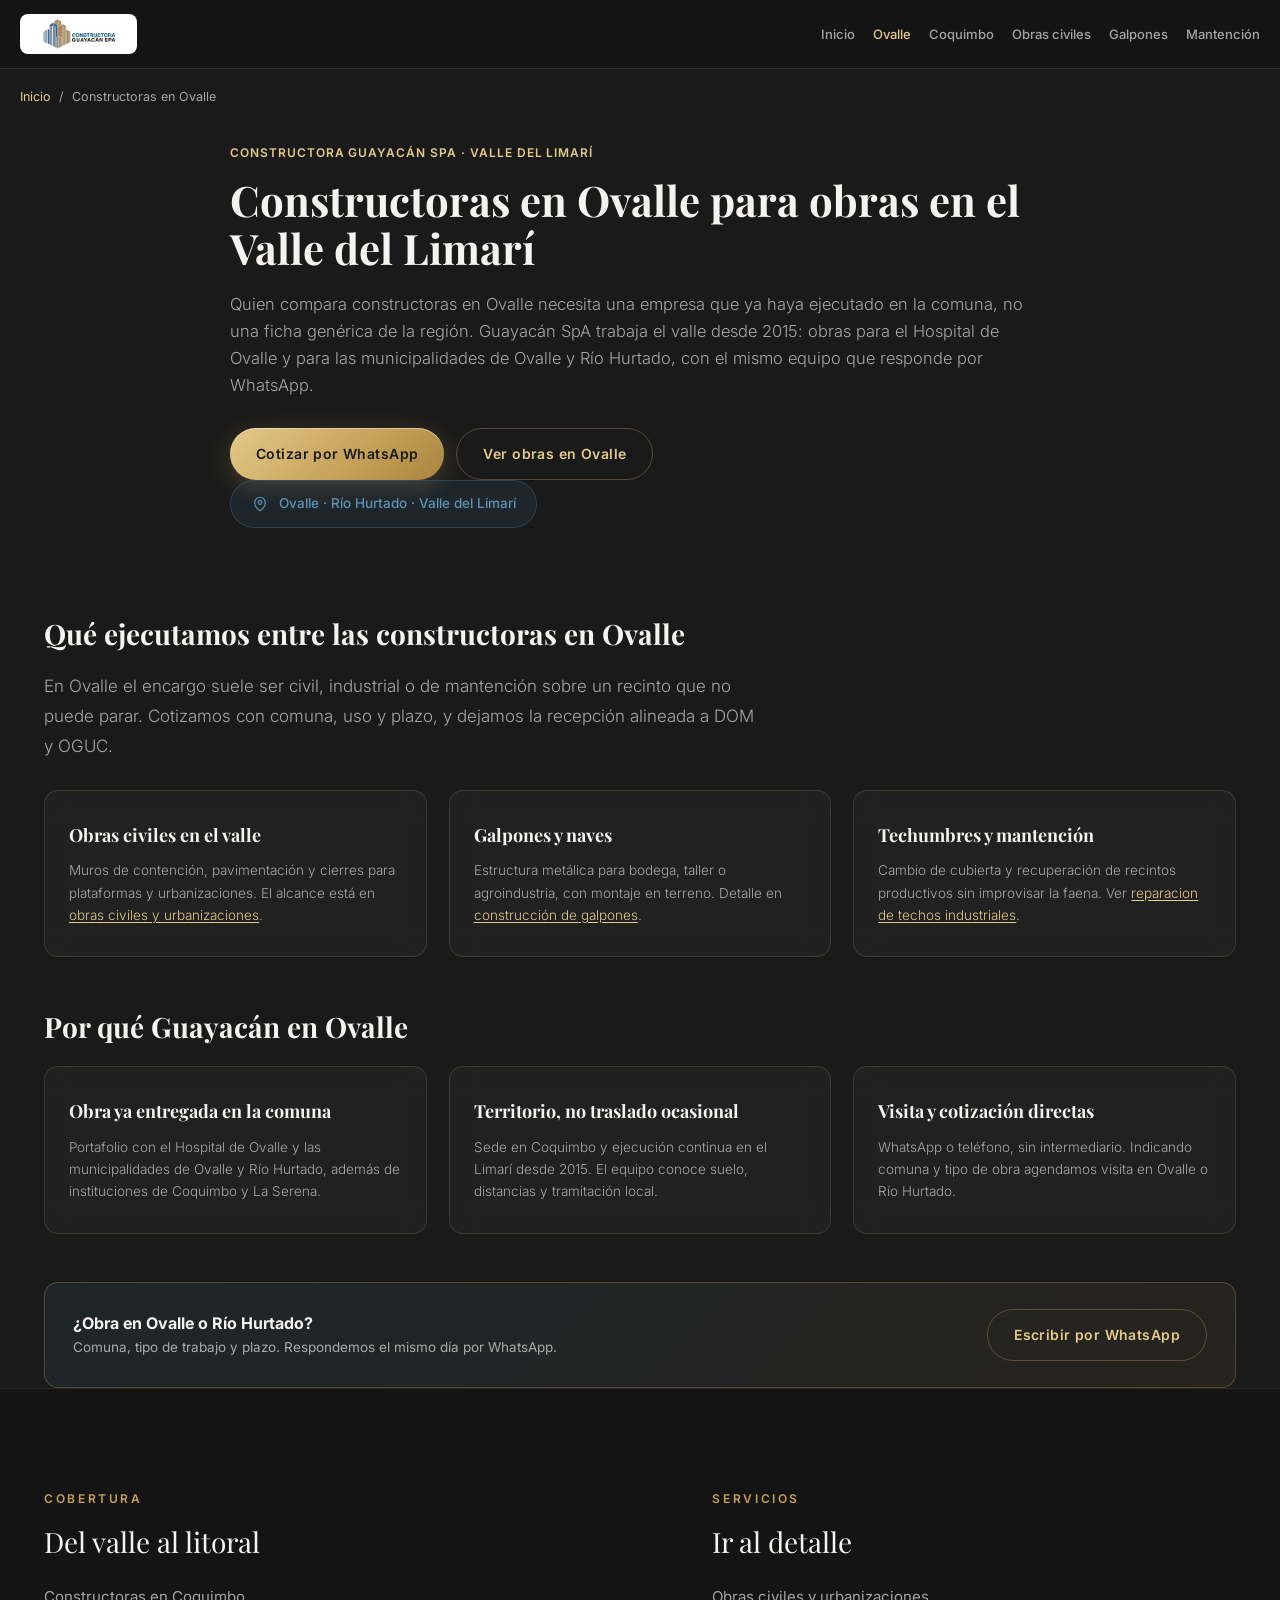
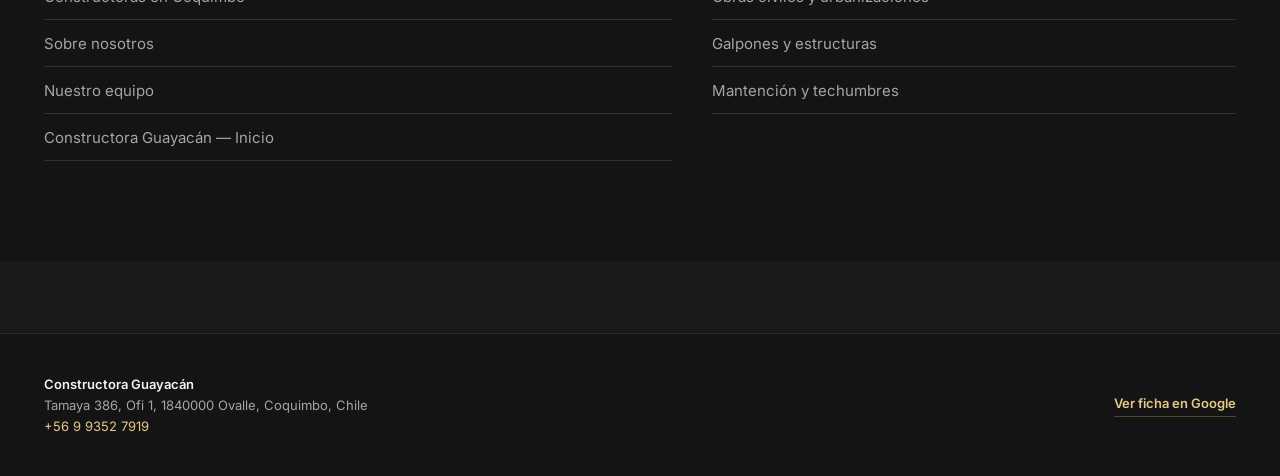
<file: constructoras-en-ovalle.html>
<!DOCTYPE html>
<html lang="es">
<head>
<meta charset="UTF-8">
<meta name="viewport" content="width=device-width, initial-scale=1.0">
<title>Constructoras en Ovalle | Guayacán SpA</title>
<meta name="description" content="Constructoras en Ovalle para obras en el Valle del Limarí. Hospital de Ovalle y municipalidades de Ovalle y Río Hurtado. Cotiza por WhatsApp.">
<meta name="robots" content="index, follow, max-image-preview:large">
<link rel="canonical" href="https://guayacanspa.cl/constructoras-en-ovalle">

<meta property="og:type" content="website">
<meta property="og:locale" content="es_CL">
<meta property="og:site_name" content="Constructora Guayacán SpA">
<meta property="og:url" content="https://guayacanspa.cl/constructoras-en-ovalle">
<meta property="og:title" content="Constructoras en Ovalle | Guayacán SpA">
<meta property="og:description" content="Constructoras en Ovalle para obras en el Valle del Limarí. Hospital de Ovalle y municipalidades locales. Cotiza por WhatsApp.">
<meta property="og:image" content="https://guayacanspa.cl/assets/img/trabajos6.webp">

<meta name="twitter:card" content="summary_large_image">
<meta name="twitter:title" content="Constructoras en Ovalle | Guayacán SpA">
<meta name="twitter:description" content="Constructoras en Ovalle: obras en el Valle del Limarí. Cotiza por WhatsApp.">
<meta name="twitter:image" content="https://guayacanspa.cl/assets/img/trabajos6.webp">

<link rel="icon" href="/assets/img/logo-s.webp" type="image/webp">
<link rel="preconnect" href="https://fonts.googleapis.com">
<link rel="preconnect" href="https://fonts.gstatic.com" crossorigin>
<link href="https://fonts.googleapis.com/css2?family=Playfair+Display:wght@500;600;700;800&family=Inter:wght@300;400;500;600;700;800&display=swap" rel="stylesheet">
<link rel="stylesheet" href="/assets/css/style.css">
<link rel="stylesheet" href="/assets/css/services.css">

<script type="application/ld+json">
{
  "@context": "https://schema.org",
  "@graph": [
    {
      "@type": "WebPage",
      "@id": "https://guayacanspa.cl/constructoras-en-ovalle#webpage",
      "url": "https://guayacanspa.cl/constructoras-en-ovalle",
      "name": "Constructoras en Ovalle — Constructora Guayacán SpA",
      "description": "Constructoras en Ovalle para obras civiles, galpones y mantención en el Valle del Limarí.",
      "inLanguage": "es-CL",
      "isPartOf": {"@id": "https://guayacanspa.cl/#website"},
      "about": {"@id": "https://guayacanspa.cl/#organization"}
    },
    {
      "@type": ["LocalBusiness", "Organization", "ConstructionBusiness"],
      "@id": "https://guayacanspa.cl/#organization",
      "name": "Constructora Guayacán",
      "url": "https://guayacanspa.cl/",
      "telephone": "+56993527919",
      "email": "contacto@guayacanspa.cl",
      "foundingDate": "2015",
      "address": {
        "@type": "PostalAddress",
        "streetAddress": "Tamaya 386, Ofi 1",
        "postalCode": "1840000",
        "addressLocality": "Ovalle",
        "addressRegion": "Coquimbo",
        "addressCountry": "CL"
      },
      "areaServed": [
        {"@type": "City", "name": "Ovalle"},
        {"@type": "City", "name": "Río Hurtado"},
        {"@type": "City", "name": "Coquimbo"},
        {"@type": "City", "name": "La Serena"}
      ]
    },
    {
      "@type": "Service",
      "@id": "https://guayacanspa.cl/constructoras-en-ovalle/#service",
      "name": "Constructoras en Ovalle",
      "serviceType": "Construcción y obras en Ovalle",
      "description": "Obras civiles, galpones y mantención industrial para constructoras en Ovalle y el Valle del Limarí.",
      "url": "https://guayacanspa.cl/constructoras-en-ovalle",
      "provider": {"@id": "https://guayacanspa.cl/#organization"},
      "areaServed": [
        {"@type": "City", "name": "Ovalle"},
        {"@type": "City", "name": "Río Hurtado"}
      ]
    },
    {
      "@type": "BreadcrumbList",
      "itemListElement": [
        {"@type": "ListItem", "position": 1, "name": "Inicio", "item": "https://guayacanspa.cl/"},
        {"@type": "ListItem", "position": 2, "name": "Constructoras en Ovalle", "item": "https://guayacanspa.cl/constructoras-en-ovalle"}
      ]
    }
  ]
}
</script>
<!-- Google tag (gtag.js) -->
<script async src="https://www.googletagmanager.com/gtag/js?id=G-8N23LMXC3B"></script>
<script>
  window.dataLayer = window.dataLayer || [];
  function gtag(){dataLayer.push(arguments);}
  gtag('js', new Date());
  gtag('config', 'G-8N23LMXC3B');
</script>
</head>
<body>

<header class="page-nav">
  <div class="container page-nav__inner">
    <a href="/" aria-label="Constructora Guayacán SpA — Inicio">
      <img class="page-nav__logo" src="/assets/img/logo-guayacan.webp" alt="Constructora Guayacán SpA" width="160" height="40">
    </a>
    <nav class="page-nav__links" aria-label="Navegación principal">
      <a href="/">Inicio</a>
      <a href="/constructoras-en-ovalle" class="is-current" aria-current="page">Ovalle</a>
      <a href="/constructoras-en-coquimbo">Coquimbo</a>
      <a href="/obras-civiles-urbanizaciones">Obras civiles</a>
      <a href="/construccion-estructuras-galpones">Galpones</a>
      <a href="/mantencion-industrial-techumbres">Mantención</a>
    </nav>
  </div>
</header>

<nav class="breadcrumb container" aria-label="Miga de pan">
  <ol>
    <li><a href="/">Inicio</a></li>
    <li aria-hidden="true">/</li>
    <li><span aria-current="page">Constructoras en Ovalle</span></li>
  </ol>
</nav>

<main class="legal-page" id="main-content">
  <section class="legal-hero container" aria-labelledby="ovalle-title">
    <p class="legal-hero__eyebrow">Constructora Guayacán SpA · Valle del Limarí</p>
    <h1 class="legal-hero__title" id="ovalle-title">Constructoras en Ovalle para obras en el Valle del Limarí</h1>
    <p class="legal-hero__lead">
      Quien compara constructoras en Ovalle necesita una empresa que ya haya ejecutado en la comuna,
      no una ficha genérica de la región. Guayacán SpA trabaja el valle desde 2015: obras para el
      Hospital de Ovalle y para las municipalidades de Ovalle y Río Hurtado, con el mismo equipo
      que responde por WhatsApp.
    </p>
    <div class="legal-hero__actions">
      <a class="btn btn--gold" href="https://wa.me/56993527919?text=Hola%2C%20quiero%20cotizar%20un%20proyecto%20en%20Ovalle%20con%20Guayac%C3%A1n." target="_blank" rel="noopener">Cotizar por WhatsApp</a>
      <a class="btn btn--outline-gold" href="#servicios-ovalle">Ver obras en Ovalle</a>
    </div>
    <div class="region-badge">
      <svg viewBox="0 0 24 24" aria-hidden="true"><path d="M12 21s7-4.5 7-11a7 7 0 1 0-14 0c0 6.5 7 11 7 11Z"/><circle cx="12" cy="10" r="2.5"/></svg>
      <span>Ovalle · Río Hurtado · Valle del Limarí</span>
    </div>
  </section>

  <section class="container" id="servicios-ovalle" aria-labelledby="servicios-ovalle-title">
    <h2 class="legal-body__title" id="servicios-ovalle-title">Qué ejecutamos entre las constructoras en Ovalle</h2>
    <p class="about__intro">
      En Ovalle el encargo suele ser civil, industrial o de mantención sobre un recinto que no puede
      parar. Cotizamos con comuna, uso y plazo, y dejamos la recepción alineada a DOM y OGUC.
    </p>
    <div class="about__pillars">
      <article class="pillar-card">
        <h3>Obras civiles en el valle</h3>
        <p>
          Muros de contención, pavimentación y cierres para plataformas y urbanizaciones.
          El alcance está en
          <a href="/obras-civiles-urbanizaciones">obras civiles y urbanizaciones</a>.
        </p>
      </article>
      <article class="pillar-card">
        <h3>Galpones y naves</h3>
        <p>
          Estructura metálica para bodega, taller o agroindustria, con montaje en terreno.
          Detalle en
          <a href="/construccion-estructuras-galpones">construcción de galpones</a>.
        </p>
      </article>
      <article class="pillar-card">
        <h3>Techumbres y mantención</h3>
        <p>
          Cambio de cubierta y recuperación de recintos productivos sin improvisar la faena.
          Ver
          <a href="/mantencion-industrial-techumbres">reparacion de techos industriales</a>.
        </p>
      </article>
    </div>
  </section>

  <section class="container" aria-labelledby="por-que-ovalle-title">
    <h2 class="legal-body__title" id="por-que-ovalle-title">Por qué Guayacán en Ovalle</h2>
    <div class="about__pillars">
      <article class="pillar-card">
        <h3>Obra ya entregada en la comuna</h3>
        <p>Portafolio con el Hospital de Ovalle y las municipalidades de Ovalle y Río Hurtado, además de instituciones de Coquimbo y La Serena.</p>
      </article>
      <article class="pillar-card">
        <h3>Territorio, no traslado ocasional</h3>
        <p>Sede en Coquimbo y ejecución continua en el Limarí desde 2015. El equipo conoce suelo, distancias y tramitación local.</p>
      </article>
      <article class="pillar-card">
        <h3>Visita y cotización directas</h3>
        <p>WhatsApp o teléfono, sin intermediario. Indicando comuna y tipo de obra agendamos visita en Ovalle o Río Hurtado.</p>
      </article>
    </div>
    <div class="about__whatsapp-panel">
      <div class="about__whatsapp-text">
        <strong>¿Obra en Ovalle o Río Hurtado?</strong>
        <span>Comuna, tipo de trabajo y plazo. Respondemos el mismo día por WhatsApp.</span>
      </div>
      <a href="https://wa.me/56993527919?text=Hola%2C%20busco%20constructoras%20en%20Ovalle%20y%20quiero%20cotizar%20con%20Guayac%C3%A1n." class="btn btn--outline-gold" target="_blank" rel="noopener">Escribir por WhatsApp</a>
    </div>
  </section>

  <section class="link-block" aria-labelledby="ovalle-links-title">
    <div class="container link-block__grid">
      <div>
        <p class="link-block__eyebrow">Cobertura</p>
        <p class="link-block__title" id="ovalle-links-title">Del valle al litoral</p>
        <nav class="link-block__nav" aria-label="Páginas relacionadas">
          <a href="/constructoras-en-coquimbo">Constructoras en Coquimbo</a>
          <a href="/sobre-nosotros">Sobre nosotros</a>
          <a href="/nuestro-equipo">Nuestro equipo</a>
          <a href="/">Constructora Guayacán — Inicio</a>
        </nav>
      </div>
      <div>
        <p class="link-block__eyebrow">Servicios</p>
        <p class="link-block__title">Ir al detalle</p>
        <nav class="link-block__nav" aria-label="Servicios">
          <a href="/obras-civiles-urbanizaciones">Obras civiles y urbanizaciones</a>
          <a href="/construccion-estructuras-galpones">Galpones y estructuras</a>
          <a href="/mantencion-industrial-techumbres">Mantención y techumbres</a>
        </nav>
      </div>
    </div>
  </section>
</main>

<footer class="page-foot">
  <div class="container page-foot__inner">
    <p class="page-foot__nap">
      <strong>Constructora Guayacán</strong><br>
      Tamaya 386, Ofi 1, 1840000 Ovalle, Coquimbo, Chile<br>
      <a href="tel:+56993527919">+56 9 9352 7919</a>
    </p>
    <a class="page-foot__gbp" href="https://maps.google.com/?cid=11769666953502199600&g_mp=CiVnb29nbGUubWFwcy5wbGFjZXMudjEuUGxhY2VzLkdldFBsYWNlEAIYBCAA" target="_blank" rel="noopener noreferrer">Ver ficha en Google</a>
  </div>
</footer>

<script src="/assets/js/main.js" defer></script>
</body>
</html>
</file>
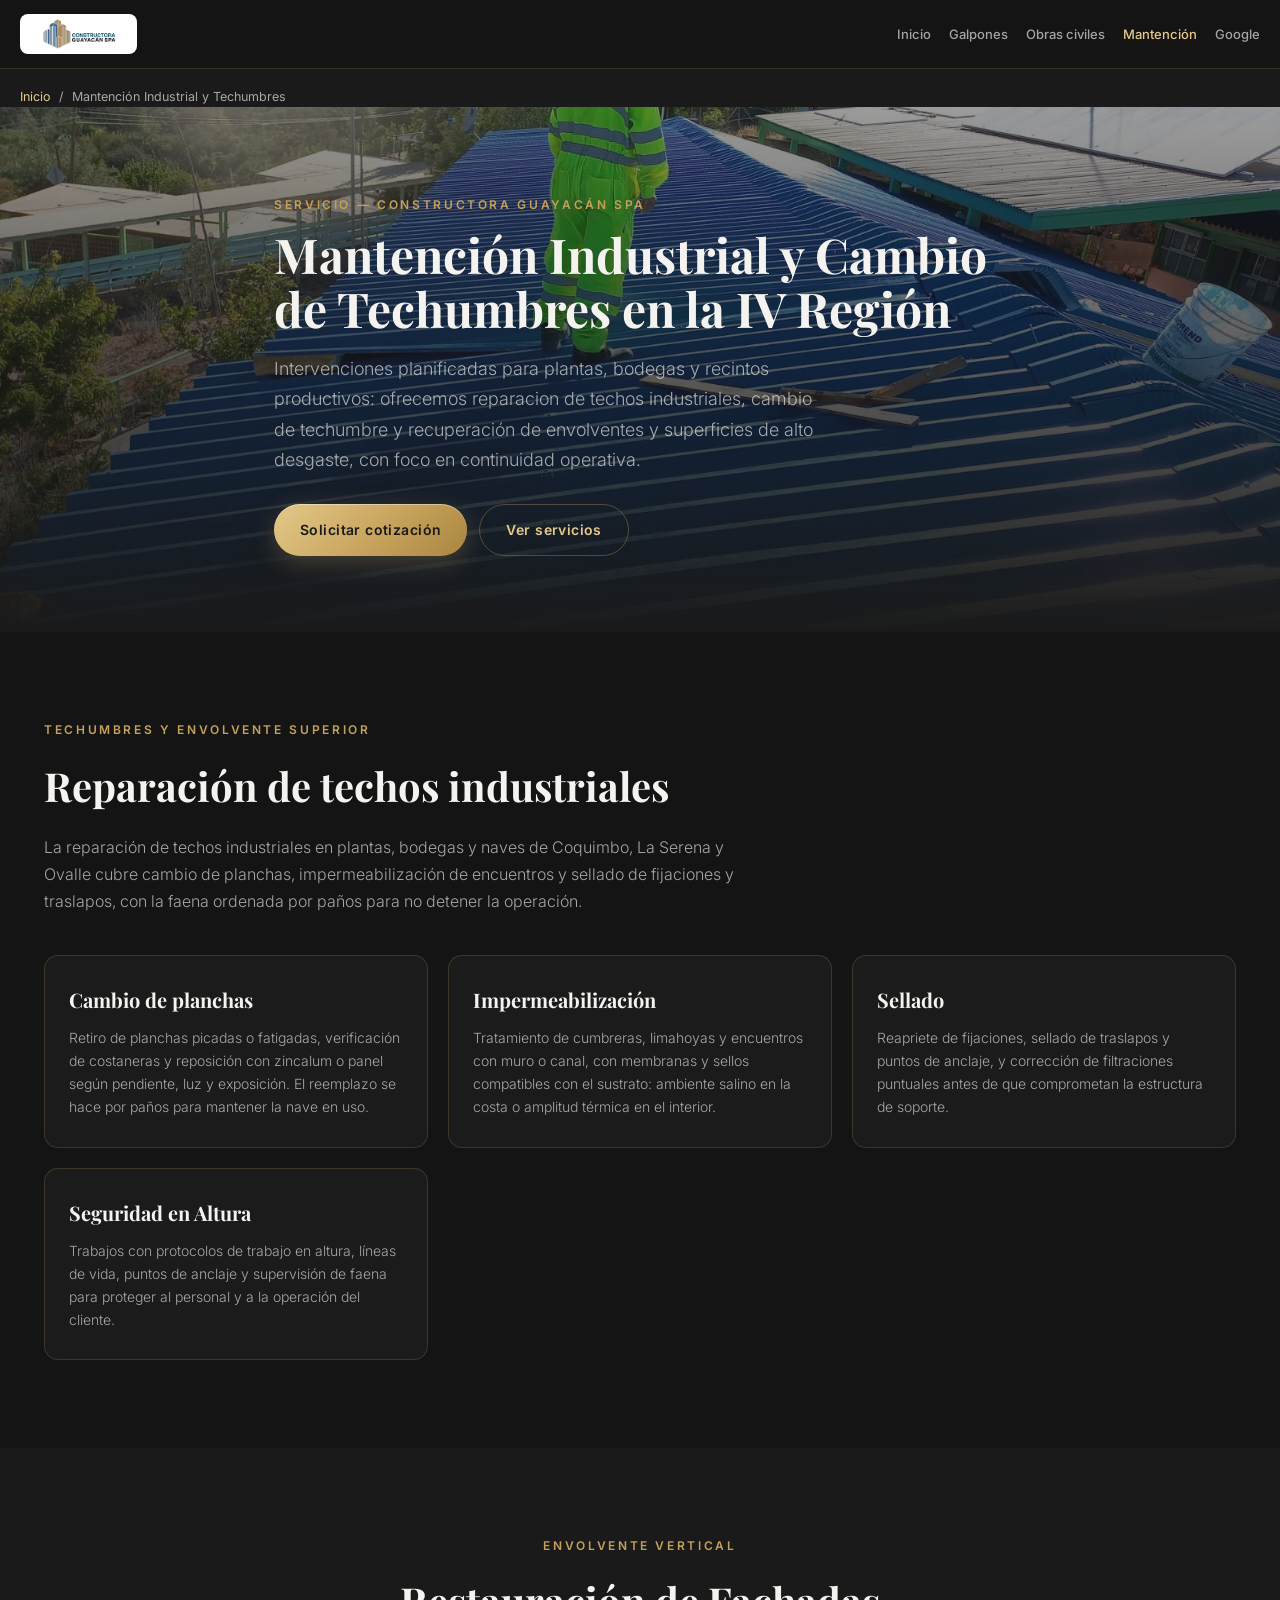
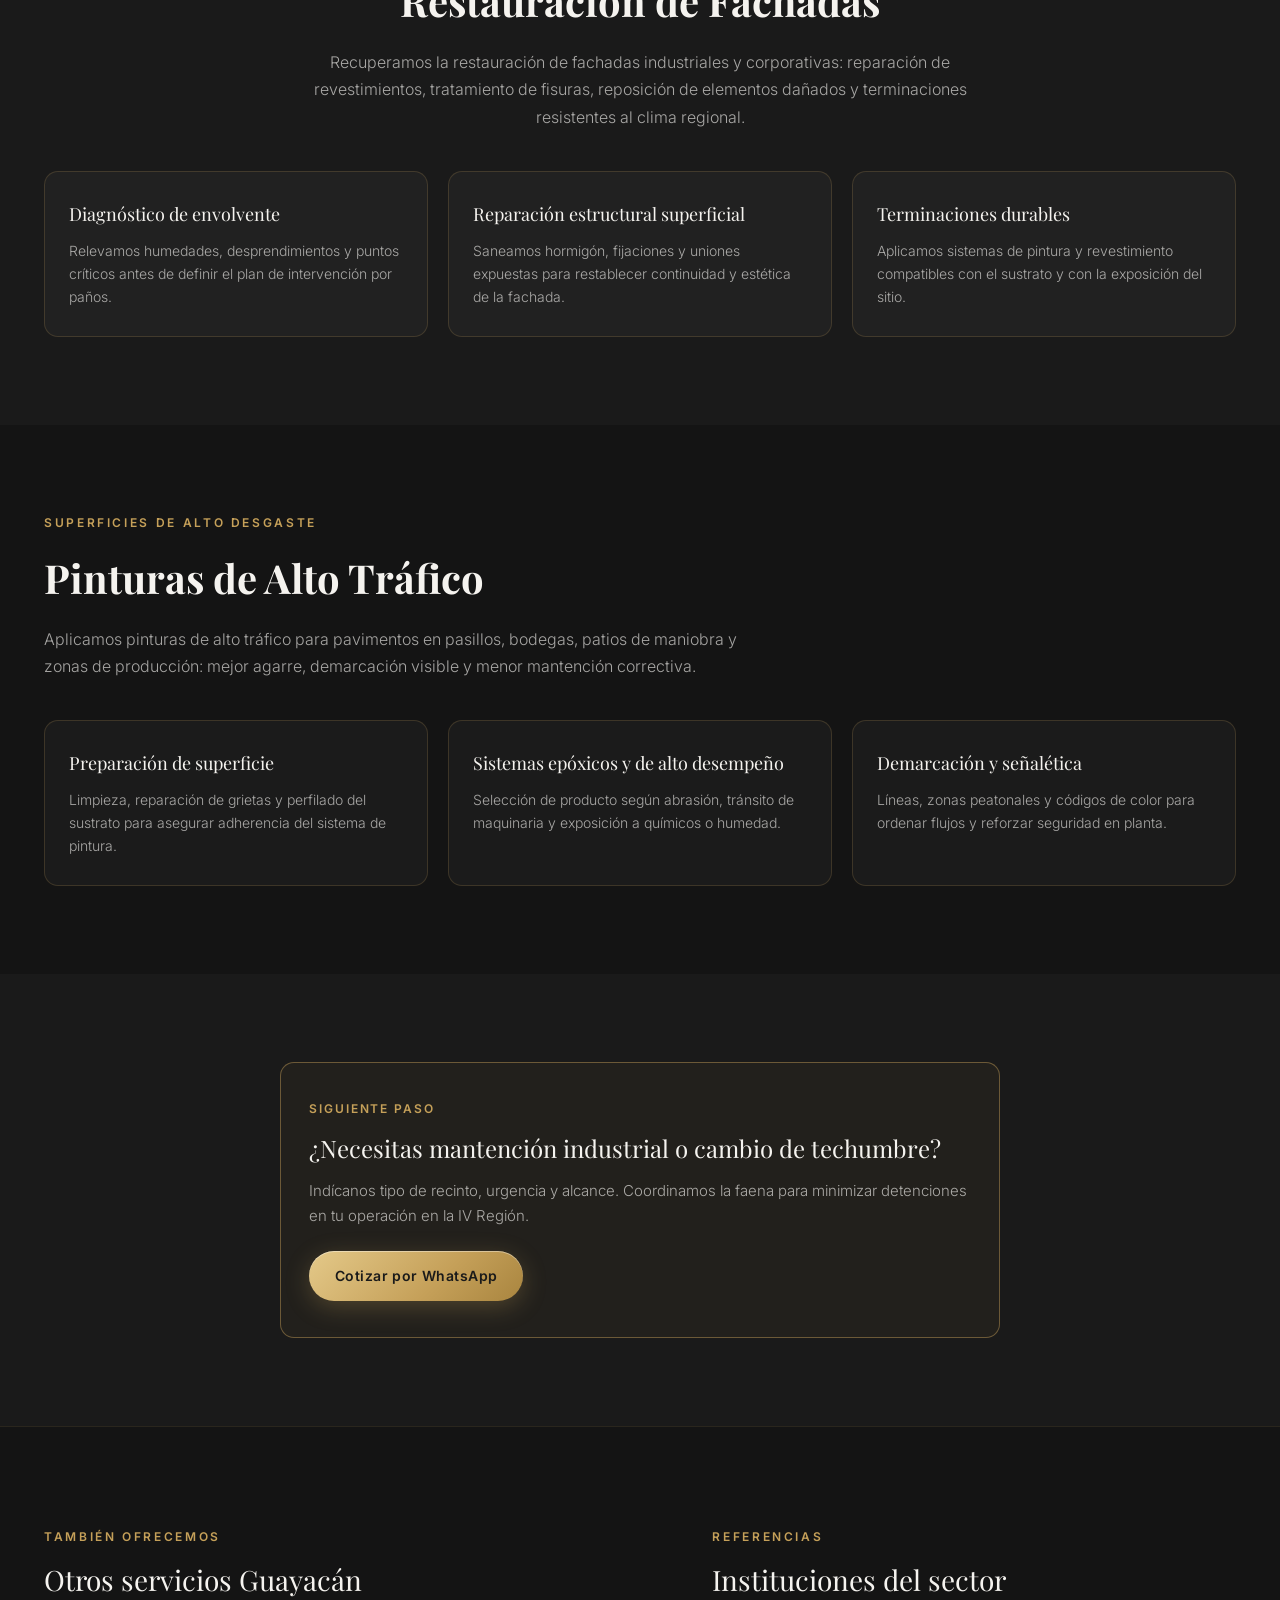
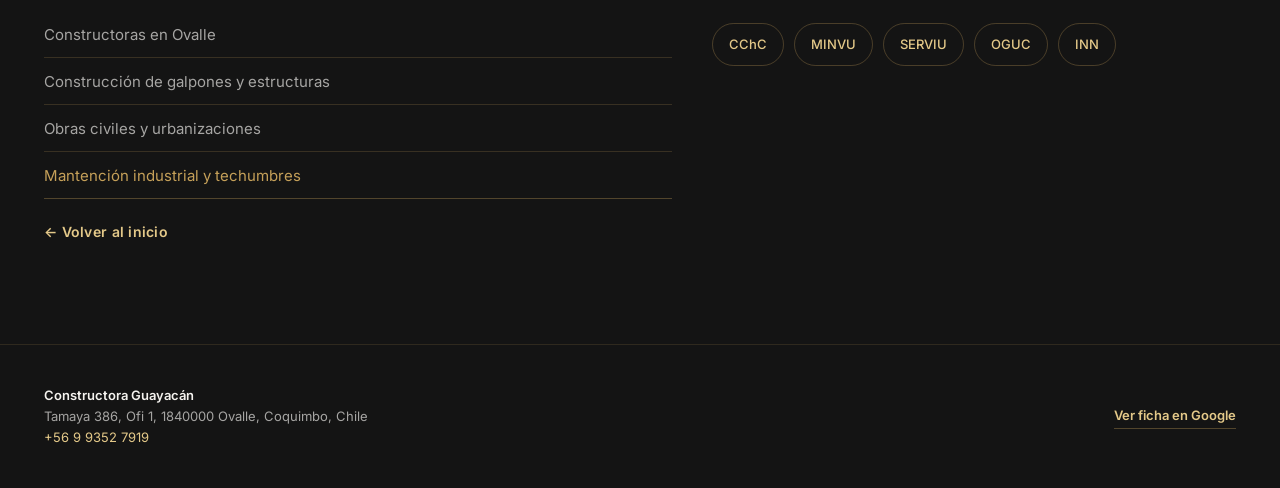
<file: mantencion-industrial-techumbres.html>
<!DOCTYPE html>
<html lang="es">
<head>
<meta charset="UTF-8">
<meta name="viewport" content="width=device-width, initial-scale=1.0">
<title>Mantención Industrial y Cambio de Techumbres IV Región | Guayacán SpA</title>
<meta name="description" content="Cambio de techumbre industrial, restauración de fachadas y pinturas de alto tráfico para pavimentos en la IV Región. Mantención industrial Guayacán SpA.">
<meta name="robots" content="index, follow, max-image-preview:large">
<link rel="canonical" href="https://guayacanspa.cl/mantencion-industrial-techumbres">

<meta property="og:type" content="website">
<meta property="og:locale" content="es_CL">
<meta property="og:site_name" content="Constructora Guayacán SpA">
<meta property="og:url" content="https://guayacanspa.cl/mantencion-industrial-techumbres">
<meta property="og:title" content="Mantención Industrial y Techumbres | Guayacán SpA">
<meta property="og:description" content="Renovación de cubiertas, fachadas y pinturas de alto tráfico en Coquimbo, La Serena y Ovalle.">
<meta property="og:image" content="https://guayacanspa.cl/assets/img/trabajos4.webp">

<meta name="twitter:card" content="summary_large_image">
<meta name="twitter:title" content="Mantención Industrial y Techumbres | Guayacán SpA">
<meta name="twitter:description" content="Cambio de techumbre industrial y mantención en la IV Región.">
<meta name="twitter:image" content="https://guayacanspa.cl/assets/img/trabajos4.webp">

<link rel="icon" href="/assets/img/logo-s.webp" type="image/webp">
<link rel="preload" as="image" href="/assets/img/trabajos4.webp" fetchpriority="high">
<link rel="preconnect" href="https://fonts.googleapis.com">
<link rel="preconnect" href="https://fonts.gstatic.com" crossorigin>
<link href="https://fonts.googleapis.com/css2?family=Playfair+Display:wght@500;600;700;800&family=Inter:wght@300;400;500;600;700;800&display=swap" rel="stylesheet">
<link rel="stylesheet" href="/assets/css/style.css">
<link rel="stylesheet" href="/assets/css/services.css">

<script type="application/ld+json">
{
  "@context": "https://schema.org",
  "@graph": [
    {
      "@type": "ConstructionBusiness",
      "@id": "https://guayacanspa.cl/#organization",
      "name": "Constructora Guayacán",
      "url": "https://guayacanspa.cl/",
      "telephone": "+56993527919",
      "sameAs": ["https://maps.google.com/?cid=11769666953502199600&g_mp=CiVnb29nbGUubWFwcy5wbGFjZXMudjEuUGxhY2VzLkdldFBsYWNlEAIYBCAA"],
      "hasMap": "https://maps.google.com/?cid=11769666953502199600&g_mp=CiVnb29nbGUubWFwcy5wbGFjZXMudjEuUGxhY2VzLkdldFBsYWNlEAIYBCAA",
      "address": {
        "@type": "PostalAddress",
        "streetAddress": "Tamaya 386, Ofi 1",
        "postalCode": "1840000",
        "addressLocality": "Ovalle",
        "addressRegion": "Coquimbo",
        "addressCountry": "CL"
      }
    },
    {
      "@type": "Service",
      "@id": "https://guayacanspa.cl/mantencion-industrial-techumbres/#service",
      "name": "Mantención Industrial y Cambio de Techumbres",
      "serviceType": "Mantención industrial y cambio de techumbres",
      "description": "Renovación de cubiertas, restauración de fachadas y pinturas de alto tráfico para pavimentos en la IV Región.",
      "url": "https://guayacanspa.cl/mantencion-industrial-techumbres",
      "provider": {"@id": "https://guayacanspa.cl/#organization"},
      "areaServed": [
        {"@type": "City", "name": "La Serena"},
        {"@type": "City", "name": "Coquimbo"},
        {"@type": "City", "name": "Ovalle"}
      ],
      "hasOfferCatalog": {
        "@type": "OfferCatalog",
        "name": "Servicios de mantención industrial",
        "itemListElement": [
          {"@type": "Offer", "itemOffered": {"@type": "Service", "name": "Renovación de Cubiertas"}},
          {"@type": "Offer", "itemOffered": {"@type": "Service", "name": "Restauración de Fachadas"}},
          {"@type": "Offer", "itemOffered": {"@type": "Service", "name": "Pinturas de Alto Tráfico"}}
        ]
      }
    },
    {
      "@type": "BreadcrumbList",
      "itemListElement": [
        {"@type": "ListItem", "position": 1, "name": "Inicio", "item": "https://guayacanspa.cl/"},
        {"@type": "ListItem", "position": 2, "name": "Mantención Industrial y Techumbres", "item": "https://guayacanspa.cl/mantencion-industrial-techumbres"}
      ]
    }
  ]
}
</script>
<!-- Google tag (gtag.js) -->
<script async src="https://www.googletagmanager.com/gtag/js?id=G-8N23LMXC3B"></script>
<script>
  window.dataLayer = window.dataLayer || [];
  function gtag(){dataLayer.push(arguments);}
  gtag('js', new Date());
  gtag('config', 'G-8N23LMXC3B');
</script>
</head>
<body>

<header class="page-nav">
  <div class="container page-nav__inner">
    <a href="/" aria-label="Constructora Guayacán SpA — Inicio">
      <img class="page-nav__logo" src="/assets/img/logo-guayacan.webp" alt="Constructora Guayacán SpA" width="160" height="40">
    </a>
    <nav class="page-nav__links" aria-label="Secciones del servicio">
      <a href="/">Inicio</a>
      <a href="/construccion-estructuras-galpones">Galpones</a>
      <a href="/obras-civiles-urbanizaciones">Obras civiles</a>
      <a href="/mantencion-industrial-techumbres" class="is-current" aria-current="page">Mantención</a>
      <a href="https://maps.google.com/?cid=11769666953502199600&g_mp=CiVnb29nbGUubWFwcy5wbGFjZXMudjEuUGxhY2VzLkdldFBsYWNlEAIYBCAA" target="_blank" rel="noopener noreferrer">Google</a>
    </nav>
  </div>
</header>

<nav class="breadcrumb container" aria-label="Miga de pan">
  <ol>
    <li><a href="/">Inicio</a></li>
    <li aria-hidden="true">/</li>
    <li><span aria-current="page">Mantención Industrial y Techumbres</span></li>
  </ol>
</nav>

<main class="mantencion" id="main-content">

  <!-- ================= HERO ================= -->
  <section class="mantencion-hero" id="mantencion-hero" aria-labelledby="mantencion-hero-title">
    <div class="mantencion-hero__media" aria-hidden="true"></div>
    <div class="mantencion-hero__overlay" aria-hidden="true"></div>

    <div class="mantencion-hero__content container">
      <p class="mantencion-hero__eyebrow">Servicio — Constructora Guayacán SpA</p>
      <h1 class="mantencion-hero__title" id="mantencion-hero-title">
        Mantención Industrial y Cambio de Techumbres en la IV Región
      </h1>
      <p class="mantencion-hero__lead">
        Intervenciones planificadas para plantas, bodegas y recintos productivos:
        ofrecemos reparacion de techos industriales, cambio de techumbre y recuperación
        de envolventes y superficies de alto desgaste, con foco en continuidad operativa.
      </p>
      <div class="mantencion-hero__actions">
        <a class="btn btn--gold" href="#contacto-mantencion">Solicitar cotización</a>
        <a class="btn btn--outline-gold" href="#renovacion-cubiertas">Ver servicios</a>
      </div>
    </div>
  </section>

  <!-- ================= RENOVACIÓN DE CUBIERTAS ================= -->
  <section class="mantencion-cubiertas" id="renovacion-cubiertas" aria-labelledby="renovacion-cubiertas-title">
    <div class="container">
      <header class="mantencion-header">
        <p class="mantencion-header__eyebrow">Techumbres y envolvente superior</p>
        <h2 class="mantencion-header__title" id="renovacion-cubiertas-title">Reparación de techos industriales</h2>
        <p class="mantencion-header__text">
          La reparación de techos industriales en plantas, bodegas y naves de Coquimbo, La Serena y Ovalle
          cubre cambio de planchas, impermeabilización de encuentros y sellado de fijaciones y traslapos,
          con la faena ordenada por paños para no detener la operación.
        </p>
      </header>

      <div class="mantencion-cubiertas__grid">
        <article class="mantencion-fact">
          <h3 class="mantencion-fact__title">Cambio de planchas</h3>
          <p class="mantencion-fact__text">
            Retiro de planchas picadas o fatigadas, verificación de costaneras y reposición
            con zincalum o panel según pendiente, luz y exposición. El reemplazo se hace
            por paños para mantener la nave en uso.
          </p>
        </article>

        <article class="mantencion-fact">
          <h3 class="mantencion-fact__title">Impermeabilización</h3>
          <p class="mantencion-fact__text">
            Tratamiento de cumbreras, limahoyas y encuentros con muro o canal, con membranas
            y sellos compatibles con el sustrato: ambiente salino en la costa o amplitud térmica en el interior.
          </p>
        </article>

        <article class="mantencion-fact">
          <h3 class="mantencion-fact__title">Sellado</h3>
          <p class="mantencion-fact__text">
            Reapriete de fijaciones, sellado de traslapos y puntos de anclaje, y corrección
            de filtraciones puntuales antes de que comprometan la estructura de soporte.
          </p>
        </article>

        <article class="mantencion-fact">
          <h3 class="mantencion-fact__title">Seguridad en Altura</h3>
          <p class="mantencion-fact__text">
            Trabajos con protocolos de trabajo en altura, líneas de vida,
            puntos de anclaje y supervisión de faena para proteger al personal
            y a la operación del cliente.
          </p>
        </article>
      </div>
    </div>
  </section>

  <!-- ================= RESTAURACIÓN DE FACHADAS ================= -->
  <section class="mantencion-fachadas" id="restauracion-fachadas" aria-labelledby="restauracion-fachadas-title">
    <div class="container">
      <header class="mantencion-header mantencion-header--center">
        <p class="mantencion-header__eyebrow">Envolvente vertical</p>
        <h2 class="mantencion-header__title" id="restauracion-fachadas-title">Restauración de Fachadas</h2>
        <p class="mantencion-header__text">
          Recuperamos la restauración de fachadas industriales y corporativas:
          reparación de revestimientos, tratamiento de fisuras, reposición
          de elementos dañados y terminaciones resistentes al clima regional.
        </p>
      </header>

      <div class="mantencion-fachadas__grid">
        <article class="mantencion-card">
          <p class="mantencion-card__label">Diagnóstico de envolvente</p>
          <p class="mantencion-card__text">
            Relevamos humedades, desprendimientos y puntos críticos
            antes de definir el plan de intervención por paños.
          </p>
        </article>

        <article class="mantencion-card">
          <p class="mantencion-card__label">Reparación estructural superficial</p>
          <p class="mantencion-card__text">
            Saneamos hormigón, fijaciones y uniones expuestas
            para restablecer continuidad y estética de la fachada.
          </p>
        </article>

        <article class="mantencion-card">
          <p class="mantencion-card__label">Terminaciones durables</p>
          <p class="mantencion-card__text">
            Aplicamos sistemas de pintura y revestimiento compatibles
            con el sustrato y con la exposición del sitio.
          </p>
        </article>
      </div>
    </div>
  </section>

  <!-- ================= PINTURAS DE ALTO TRÁFICO ================= -->
  <section class="mantencion-pinturas" id="pinturas-alto-trafico" aria-labelledby="pinturas-alto-trafico-title">
    <div class="container">
      <header class="mantencion-header">
        <p class="mantencion-header__eyebrow">Superficies de alto desgaste</p>
        <h2 class="mantencion-header__title" id="pinturas-alto-trafico-title">Pinturas de Alto Tráfico</h2>
        <p class="mantencion-header__text">
          Aplicamos pinturas de alto tráfico para pavimentos en pasillos,
          bodegas, patios de maniobra y zonas de producción: mejor agarre,
          demarcación visible y menor mantención correctiva.
        </p>
      </header>

      <div class="mantencion-pinturas__grid">
        <article class="mantencion-card">
          <p class="mantencion-card__label">Preparación de superficie</p>
          <p class="mantencion-card__text">
            Limpieza, reparación de grietas y perfilado del sustrato
            para asegurar adherencia del sistema de pintura.
          </p>
        </article>

        <article class="mantencion-card">
          <p class="mantencion-card__label">Sistemas epóxicos y de alto desempeño</p>
          <p class="mantencion-card__text">
            Selección de producto según abrasión, tránsito de maquinaria
            y exposición a químicos o humedad.
          </p>
        </article>

        <article class="mantencion-card">
          <p class="mantencion-card__label">Demarcación y señalética</p>
          <p class="mantencion-card__text">
            Líneas, zonas peatonales y códigos de color para ordenar
            flujos y reforzar seguridad en planta.
          </p>
        </article>
      </div>
    </div>
  </section>

  <!-- ================= CTA ================= -->
  <section class="mantencion-cta" id="contacto-mantencion" aria-labelledby="mantencion-cta-title">
    <div class="container">
      <div class="mantencion-cta__panel">
        <p class="mantencion-cta__eyebrow">Siguiente paso</p>
        <p class="mantencion-cta__title" id="mantencion-cta-title">
          ¿Necesitas mantención industrial o cambio de techumbre?
        </p>
        <p class="mantencion-cta__text">
          Indícanos tipo de recinto, urgencia y alcance. Coordinamos la faena
          para minimizar detenciones en tu operación en la IV Región.
        </p>
        <a
          class="btn btn--gold"
          href="https://wa.me/56993527919?text=Hola%2C%20quiero%20cotizar%20mantenci%C3%B3n%20industrial%20y%20cambio%20de%20techumbre%20con%20Guayac%C3%A1n."
          target="_blank"
          rel="noopener"
        >
          Cotizar por WhatsApp
        </a>
      </div>
    </div>
  </section>

  <section class="link-block" aria-labelledby="mantencion-linkblock-title">
    <div class="container link-block__grid">
      <div>
        <p class="link-block__eyebrow">También ofrecemos</p>
        <p class="link-block__title" id="mantencion-linkblock-title">Otros servicios Guayacán</p>
        <nav class="link-block__nav" aria-label="Servicios relacionados">
          <a href="/constructoras-en-ovalle">Constructoras en Ovalle</a>
          <a href="/construccion-estructuras-galpones">Construcción de galpones y estructuras</a>
          <a href="/obras-civiles-urbanizaciones">Obras civiles y urbanizaciones</a>
          <a href="/mantencion-industrial-techumbres" class="is-current" aria-current="page">Mantención industrial y techumbres</a>
        </nav>
        <a class="link-block__home" href="/">← Volver al inicio</a>
      </div>
      <div>
        <p class="link-block__eyebrow">Referencias</p>
        <p class="link-block__title">Instituciones del sector</p>
        <div class="link-block__ext">
          <a href="https://cchc.cl/" target="_blank" rel="noopener noreferrer">CChC</a>
          <a href="https://www.minvu.gob.cl/" target="_blank" rel="noopener noreferrer">MINVU</a>
          <a href="https://www.minvu.gob.cl/sobre-minvu/serviu/" target="_blank" rel="noopener noreferrer">SERVIU</a>
          <a href="https://www.minvu.gob.cl/oguc/" target="_blank" rel="noopener noreferrer">OGUC</a>
          <a href="https://www.inn.cl/" target="_blank" rel="noopener noreferrer">INN</a>
        </div>
      </div>
    </div>
  </section>

</main>

<footer class="page-foot">
  <div class="container page-foot__inner">
    <p class="page-foot__nap">
      <strong>Constructora Guayacán</strong><br>
      Tamaya 386, Ofi 1, 1840000 Ovalle, Coquimbo, Chile<br>
      <a href="tel:+56993527919">+56 9 9352 7919</a>
    </p>
    <a class="page-foot__gbp" href="https://maps.google.com/?cid=11769666953502199600&g_mp=CiVnb29nbGUubWFwcy5wbGFjZXMudjEuUGxhY2VzLkdldFBsYWNlEAIYBCAA" target="_blank" rel="noopener noreferrer">Ver ficha en Google</a>
  </div>
</footer>

<script src="/assets/js/main.js" defer></script>
</body>
</html>
</file>
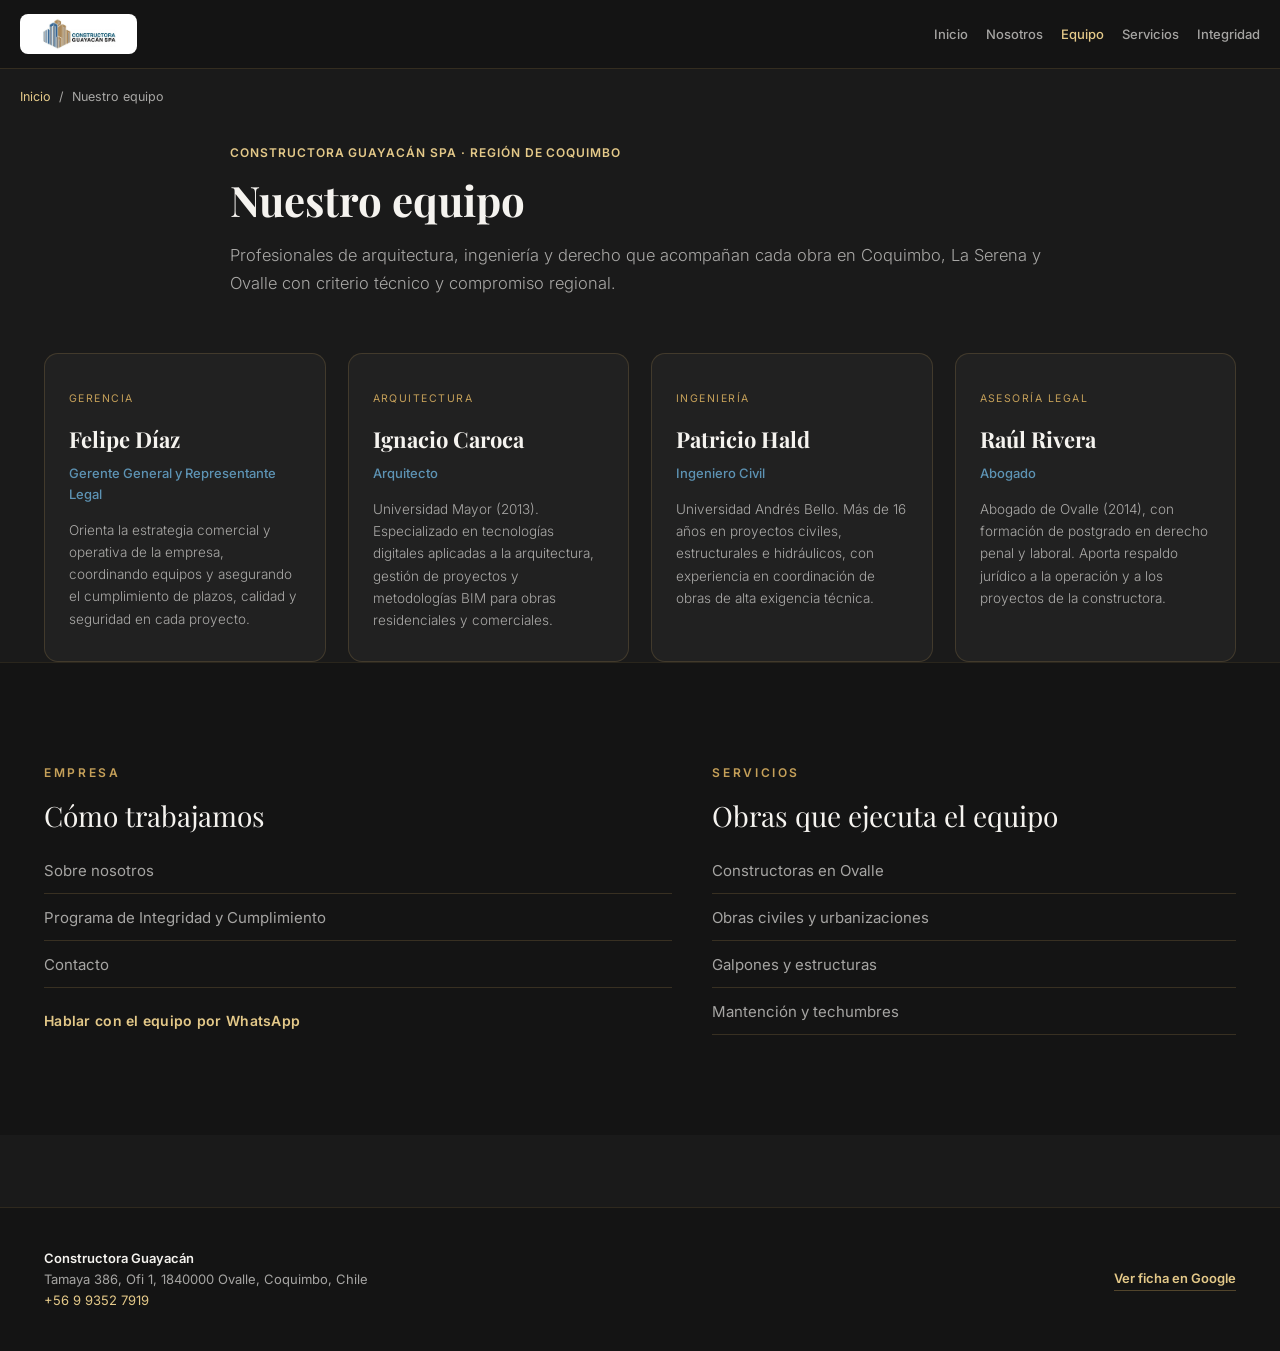
<file: nuestro-equipo.html>
<!DOCTYPE html>
<html lang="es">
<head>
<meta charset="UTF-8">
<meta name="viewport" content="width=device-width, initial-scale=1.0">
<title>Nuestro equipo | Arquitectura e ingeniería en Coquimbo</title>
<meta name="description" content="Equipo de Constructora Guayacán SpA: gerencia, arquitectura, ingeniería civil y asesoría legal para obras en Coquimbo, La Serena y Ovalle.">
<meta name="robots" content="index, follow, max-image-preview:large">
<link rel="canonical" href="https://guayacanspa.cl/nuestro-equipo">

<meta property="og:type" content="website">
<meta property="og:locale" content="es_CL">
<meta property="og:site_name" content="Constructora Guayacán SpA">
<meta property="og:url" content="https://guayacanspa.cl/nuestro-equipo">
<meta property="og:title" content="Nuestro equipo | Arquitectura e ingeniería en Coquimbo">
<meta property="og:description" content="Gerencia, arquitectura, ingeniería civil y asesoría legal de Constructora Guayacán SpA.">
<meta property="og:image" content="https://guayacanspa.cl/assets/img/sede-banco-estado.webp">

<meta name="twitter:card" content="summary_large_image">
<meta name="twitter:title" content="Nuestro equipo | Arquitectura e ingeniería en Coquimbo">
<meta name="twitter:description" content="Profesionales de Guayacán SpA para obras en Coquimbo, La Serena y Ovalle.">
<meta name="twitter:image" content="https://guayacanspa.cl/assets/img/sede-banco-estado.webp">

<link rel="icon" href="/assets/img/logo-s.webp" type="image/webp">
<link rel="preconnect" href="https://fonts.googleapis.com">
<link rel="preconnect" href="https://fonts.gstatic.com" crossorigin>
<link href="https://fonts.googleapis.com/css2?family=Playfair+Display:wght@500;600;700;800&family=Inter:wght@300;400;500;600;700;800&display=swap" rel="stylesheet">
<link rel="stylesheet" href="/assets/css/style.css">
<link rel="stylesheet" href="/assets/css/services.css">

<script type="application/ld+json">
{
  "@context": "https://schema.org",
  "@graph": [
    {
      "@type": "AboutPage",
      "@id": "https://guayacanspa.cl/nuestro-equipo#webpage",
      "url": "https://guayacanspa.cl/nuestro-equipo",
      "name": "Nuestro equipo — Constructora Guayacán SpA",
      "description": "Gerencia, arquitectura, ingeniería civil y asesoría legal de Constructora Guayacán SpA en la Región de Coquimbo.",
      "inLanguage": "es-CL",
      "about": {"@id": "https://guayacanspa.cl/#organization"}
    },
    {
      "@type": "Person",
      "name": "Felipe Díaz",
      "jobTitle": "Gerente General y Representante Legal",
      "worksFor": {"@id": "https://guayacanspa.cl/#organization"}
    },
    {
      "@type": "Person",
      "name": "Ignacio Caroca",
      "jobTitle": "Arquitecto",
      "alumniOf": "Universidad Mayor",
      "worksFor": {"@id": "https://guayacanspa.cl/#organization"}
    },
    {
      "@type": "Person",
      "name": "Patricio Hald",
      "jobTitle": "Ingeniero Civil",
      "alumniOf": "Universidad Andrés Bello",
      "worksFor": {"@id": "https://guayacanspa.cl/#organization"}
    },
    {
      "@type": "Person",
      "name": "Raúl Rivera",
      "jobTitle": "Abogado",
      "worksFor": {"@id": "https://guayacanspa.cl/#organization"}
    },
    {
      "@type": ["LocalBusiness", "Organization", "ConstructionBusiness"],
      "@id": "https://guayacanspa.cl/#organization",
      "name": "Constructora Guayacán",
      "url": "https://guayacanspa.cl/",
      "telephone": "+56993527919",
      "email": "contacto@guayacanspa.cl",
      "address": {
        "@type": "PostalAddress",
        "streetAddress": "Tamaya 386, Ofi 1",
        "postalCode": "1840000",
        "addressLocality": "Ovalle",
        "addressRegion": "Coquimbo",
        "addressCountry": "CL"
      },
      "areaServed": [
        {"@type": "City", "name": "Coquimbo"},
        {"@type": "City", "name": "La Serena"},
        {"@type": "City", "name": "Ovalle"}
      ]
    },
    {
      "@type": "BreadcrumbList",
      "itemListElement": [
        {"@type": "ListItem", "position": 1, "name": "Inicio", "item": "https://guayacanspa.cl/"},
        {"@type": "ListItem", "position": 2, "name": "Nuestro equipo", "item": "https://guayacanspa.cl/nuestro-equipo"}
      ]
    }
  ]
}
</script>
<!-- Google tag (gtag.js) -->
<script async src="https://www.googletagmanager.com/gtag/js?id=G-8N23LMXC3B"></script>
<script>
  window.dataLayer = window.dataLayer || [];
  function gtag(){dataLayer.push(arguments);}
  gtag('js', new Date());
  gtag('config', 'G-8N23LMXC3B');
</script>
</head>
<body>

<header class="page-nav">
  <div class="container page-nav__inner">
    <a href="/" aria-label="Constructora Guayacán SpA — Inicio">
      <img class="page-nav__logo" src="/assets/img/logo-guayacan.webp" alt="Constructora Guayacán SpA" width="160" height="40">
    </a>
    <nav class="page-nav__links" aria-label="Navegación principal">
      <a href="/">Inicio</a>
      <a href="/sobre-nosotros">Nosotros</a>
      <a href="/nuestro-equipo" class="is-current" aria-current="page">Equipo</a>
      <a href="/#servicios">Servicios</a>
      <a href="/p-de-integridad-y-cumplimiento">Integridad</a>
    </nav>
  </div>
</header>

<nav class="breadcrumb container" aria-label="Miga de pan">
  <ol>
    <li><a href="/">Inicio</a></li>
    <li aria-hidden="true">/</li>
    <li><span aria-current="page">Nuestro equipo</span></li>
  </ol>
</nav>

<main class="legal-page" id="main-content">
  <section class="legal-hero container" aria-labelledby="team-title">
    <p class="legal-hero__eyebrow">Constructora Guayacán SpA · Región de Coquimbo</p>
    <h1 class="legal-hero__title" id="team-title">Nuestro equipo</h1>
    <p class="legal-hero__lead">
      Profesionales de arquitectura, ingeniería y derecho que acompañan cada obra
      en Coquimbo, La Serena y Ovalle con criterio técnico y compromiso regional.
    </p>
  </section>

  <section class="container" aria-label="Integrantes">
    <div class="team__grid">
      <article class="team-card">
        <span class="team-card__role">Gerencia</span>
        <h2>Felipe Díaz</h2>
        <p class="team-card__title">Gerente General y Representante Legal</p>
        <p>Orienta la estrategia comercial y operativa de la empresa, coordinando equipos y asegurando el cumplimiento de plazos, calidad y seguridad en cada proyecto.</p>
      </article>
      <article class="team-card">
        <span class="team-card__role">Arquitectura</span>
        <h2>Ignacio Caroca</h2>
        <p class="team-card__title">Arquitecto</p>
        <p>Universidad Mayor (2013). Especializado en tecnologías digitales aplicadas a la arquitectura, gestión de proyectos y metodologías BIM para obras residenciales y comerciales.</p>
      </article>
      <article class="team-card">
        <span class="team-card__role">Ingeniería</span>
        <h2>Patricio Hald</h2>
        <p class="team-card__title">Ingeniero Civil</p>
        <p>Universidad Andrés Bello. Más de 16 años en proyectos civiles, estructurales e hidráulicos, con experiencia en coordinación de obras de alta exigencia técnica.</p>
      </article>
      <article class="team-card">
        <span class="team-card__role">Asesoría Legal</span>
        <h2>Raúl Rivera</h2>
        <p class="team-card__title">Abogado</p>
        <p>Abogado de Ovalle (2014), con formación de postgrado en derecho penal y laboral. Aporta respaldo jurídico a la operación y a los proyectos de la constructora.</p>
      </article>
    </div>
  </section>

  <section class="link-block" aria-labelledby="team-links-title">
    <div class="container link-block__grid">
      <div>
        <p class="link-block__eyebrow">Empresa</p>
        <p class="link-block__title" id="team-links-title">Cómo trabajamos</p>
        <nav class="link-block__nav" aria-label="Páginas de la empresa">
          <a href="/sobre-nosotros">Sobre nosotros</a>
          <a href="/p-de-integridad-y-cumplimiento">Programa de Integridad y Cumplimiento</a>
          <a href="/#contacto">Contacto</a>
        </nav>
        <a class="link-block__home" href="https://wa.me/56993527919?text=Hola%2C%20quiero%20hablar%20con%20el%20equipo%20de%20Constructora%20Guayac%C3%A1n." target="_blank" rel="noopener">Hablar con el equipo por WhatsApp</a>
      </div>
      <div>
        <p class="link-block__eyebrow">Servicios</p>
        <p class="link-block__title">Obras que ejecuta el equipo</p>
        <nav class="link-block__nav" aria-label="Servicios">
          <a href="/constructoras-en-ovalle">Constructoras en Ovalle</a>
          <a href="/obras-civiles-urbanizaciones">Obras civiles y urbanizaciones</a>
          <a href="/construccion-estructuras-galpones">Galpones y estructuras</a>
          <a href="/mantencion-industrial-techumbres">Mantención y techumbres</a>
        </nav>
      </div>
    </div>
  </section>
</main>

<footer class="page-foot">
  <div class="container page-foot__inner">
    <p class="page-foot__nap">
      <strong>Constructora Guayacán</strong><br>
      Tamaya 386, Ofi 1, 1840000 Ovalle, Coquimbo, Chile<br>
      <a href="tel:+56993527919">+56 9 9352 7919</a>
    </p>
    <a class="page-foot__gbp" href="https://maps.google.com/?cid=11769666953502199600&g_mp=CiVnb29nbGUubWFwcy5wbGFjZXMudjEuUGxhY2VzLkdldFBsYWNlEAIYBCAA" target="_blank" rel="noopener noreferrer">Ver ficha en Google</a>
  </div>
</footer>

<script src="/assets/js/main.js" defer></script>
</body>
</html>
</file>
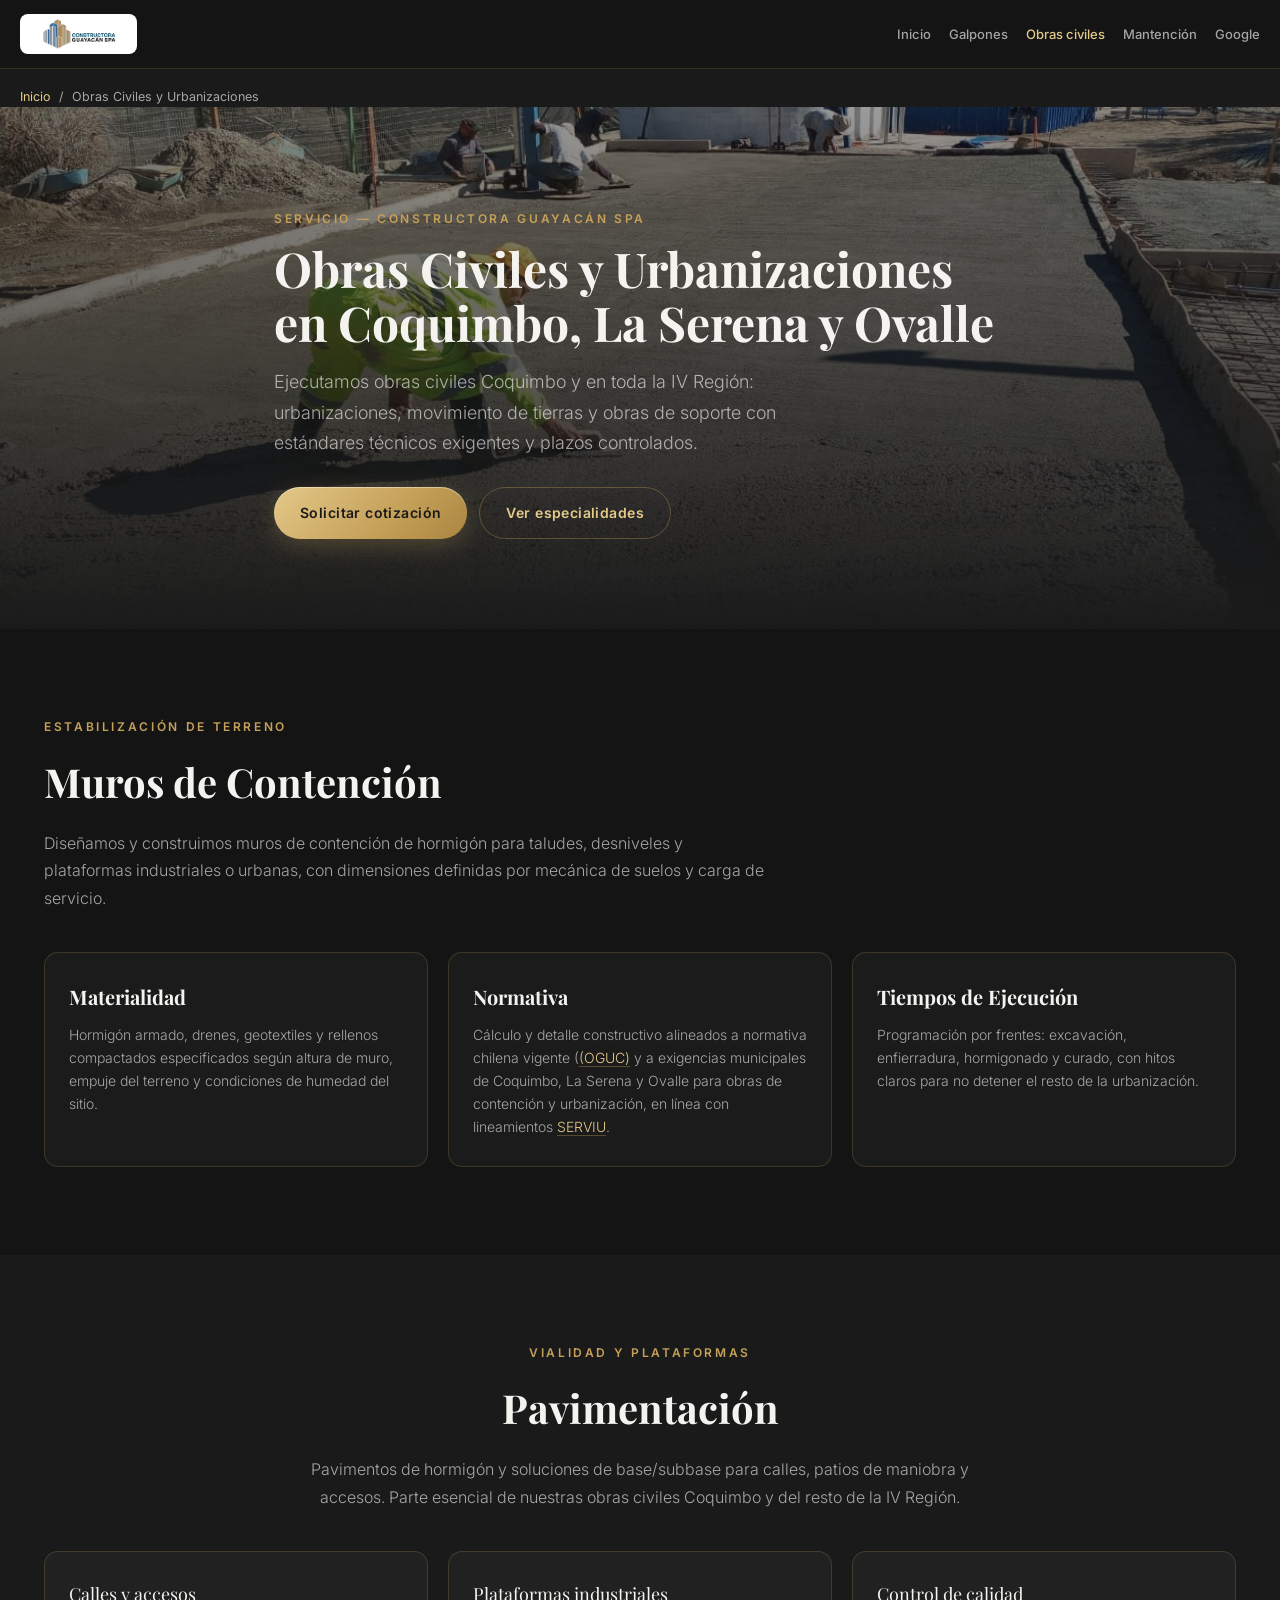
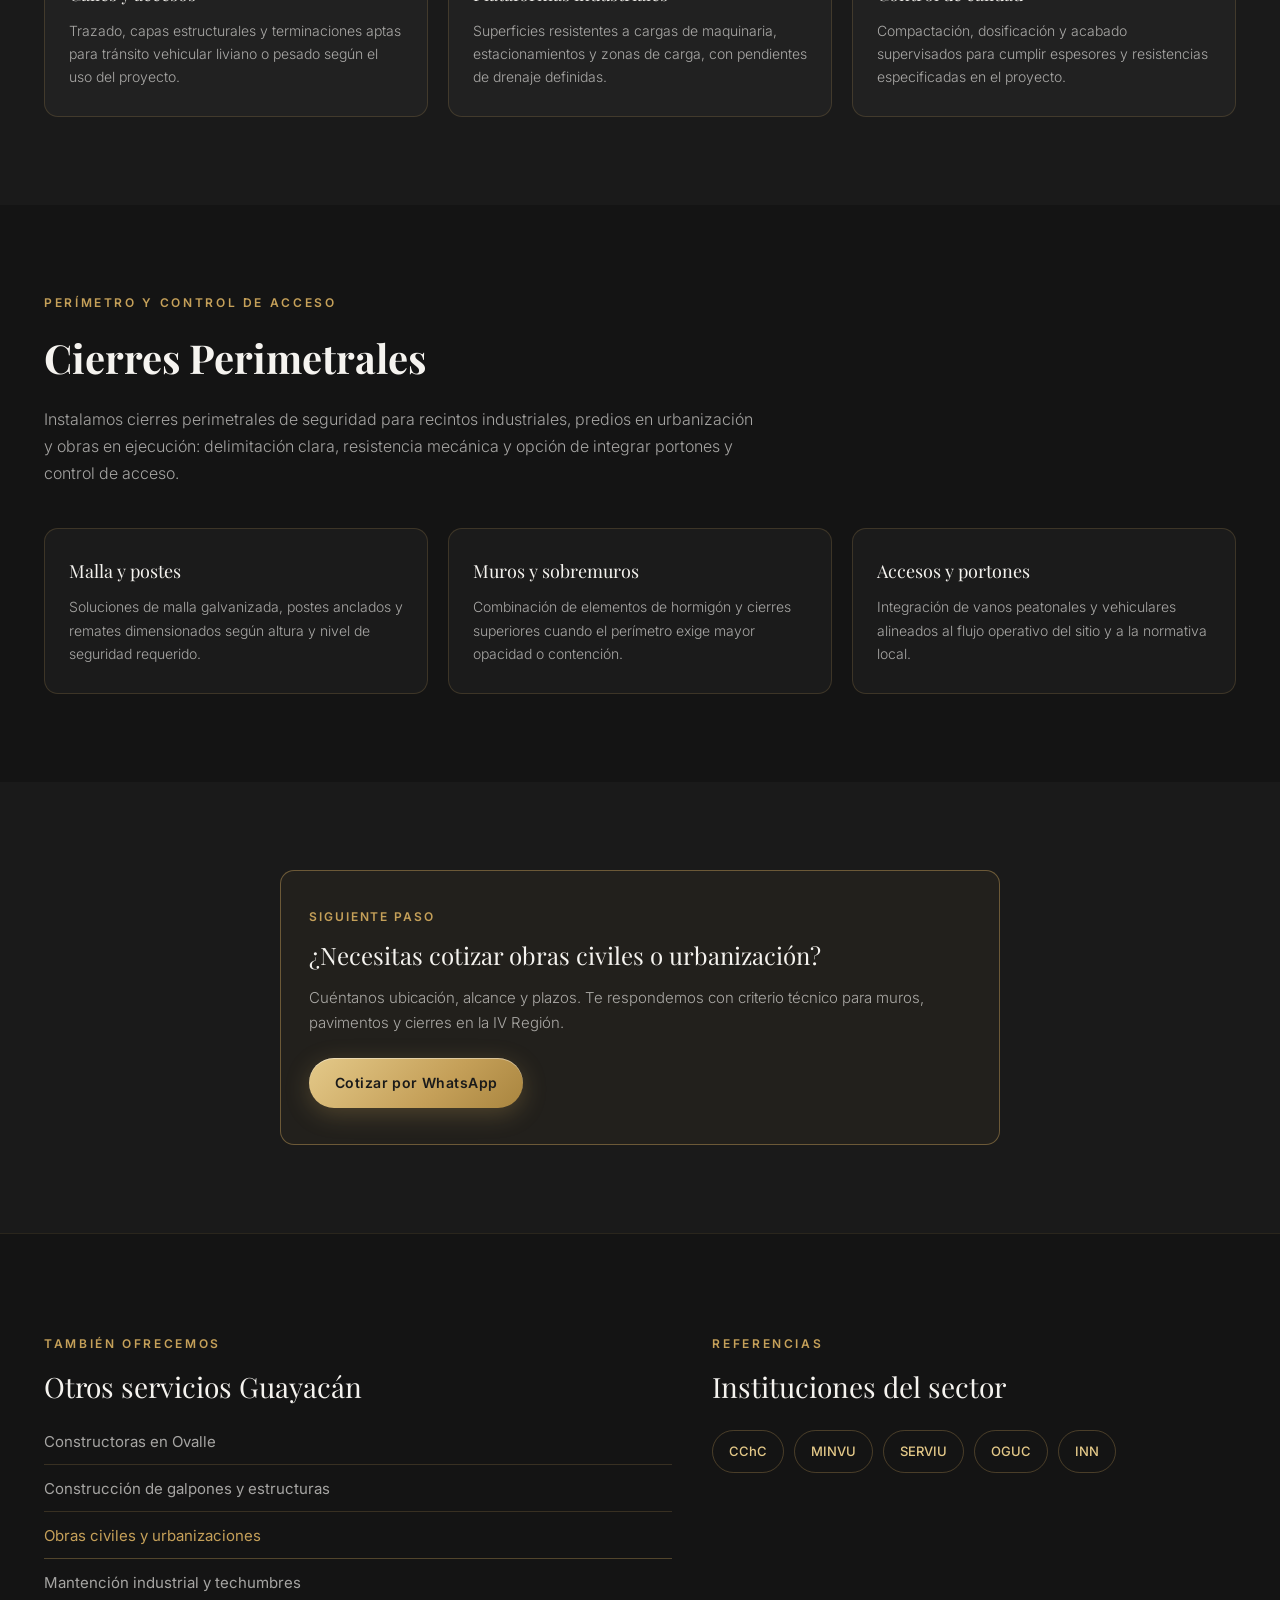
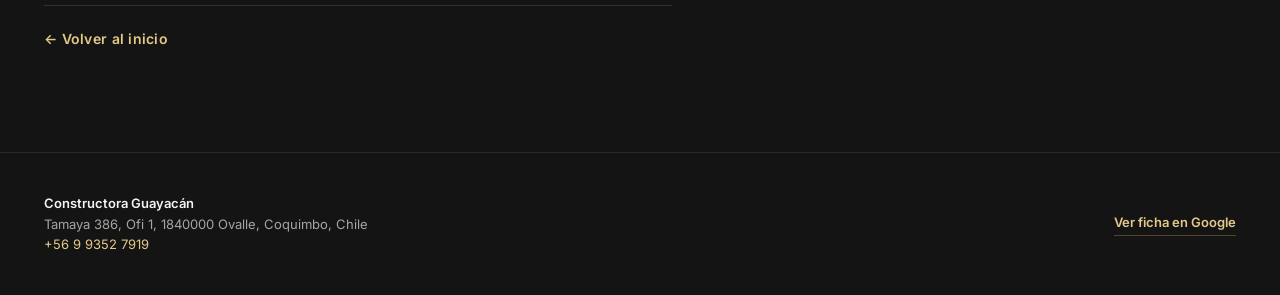
<file: obras-civiles-urbanizaciones.html>
<!DOCTYPE html>
<html lang="es">
<head>
<meta charset="UTF-8">
<meta name="viewport" content="width=device-width, initial-scale=1.0">
<title>Obras civiles Coquimbo, La Serena y Ovalle</title>
<meta name="description" content="Obras civiles Coquimbo: muros de contención de hormigón, pavimentación y cierres perimetrales de seguridad en La Serena, Coquimbo y Ovalle.">
<meta name="robots" content="index, follow, max-image-preview:large">
<link rel="canonical" href="https://guayacanspa.cl/obras-civiles-urbanizaciones">

<meta property="og:type" content="website">
<meta property="og:locale" content="es_CL">
<meta property="og:site_name" content="Constructora Guayacán SpA">
<meta property="og:url" content="https://guayacanspa.cl/obras-civiles-urbanizaciones">
<meta property="og:title" content="Obras civiles Coquimbo, La Serena y Ovalle">
<meta property="og:description" content="Muros de contención, pavimentación y cierres perimetrales en la IV Región.">
<meta property="og:image" content="https://guayacanspa.cl/assets/img/trabajos7.webp">

<meta name="twitter:card" content="summary_large_image">
<meta name="twitter:title" content="Obras civiles Coquimbo, La Serena y Ovalle">
<meta name="twitter:description" content="Obras civiles Coquimbo, La Serena y Ovalle.">
<meta name="twitter:image" content="https://guayacanspa.cl/assets/img/trabajos7.webp">

<link rel="icon" href="/assets/img/logo-s.webp" type="image/webp">
<link rel="preload" as="image" href="/assets/img/trabajos7.webp" fetchpriority="high">
<link rel="preconnect" href="https://fonts.googleapis.com">
<link rel="preconnect" href="https://fonts.gstatic.com" crossorigin>
<link href="https://fonts.googleapis.com/css2?family=Playfair+Display:wght@500;600;700;800&family=Inter:wght@300;400;500;600;700;800&display=swap" rel="stylesheet">
<link rel="stylesheet" href="/assets/css/style.css">
<link rel="stylesheet" href="/assets/css/services.css">

<script type="application/ld+json">
{
  "@context": "https://schema.org",
  "@graph": [
    {
      "@type": "ConstructionBusiness",
      "@id": "https://guayacanspa.cl/#organization",
      "name": "Constructora Guayacán",
      "url": "https://guayacanspa.cl/",
      "telephone": "+56993527919",
      "sameAs": ["https://maps.google.com/?cid=11769666953502199600&g_mp=CiVnb29nbGUubWFwcy5wbGFjZXMudjEuUGxhY2VzLkdldFBsYWNlEAIYBCAA"],
      "hasMap": "https://maps.google.com/?cid=11769666953502199600&g_mp=CiVnb29nbGUubWFwcy5wbGFjZXMudjEuUGxhY2VzLkdldFBsYWNlEAIYBCAA",
      "address": {
        "@type": "PostalAddress",
        "streetAddress": "Tamaya 386, Ofi 1",
        "postalCode": "1840000",
        "addressLocality": "Ovalle",
        "addressRegion": "Coquimbo",
        "addressCountry": "CL"
      }
    },
    {
      "@type": "Service",
      "@id": "https://guayacanspa.cl/obras-civiles-urbanizaciones/#service",
      "name": "Obras Civiles y Urbanizaciones",
      "serviceType": "Obras civiles y urbanizaciones",
      "description": "Muros de contención de hormigón, pavimentación y cierres perimetrales de seguridad en Coquimbo, La Serena y Ovalle.",
      "url": "https://guayacanspa.cl/obras-civiles-urbanizaciones",
      "provider": {"@id": "https://guayacanspa.cl/#organization"},
      "areaServed": [
        {"@type": "City", "name": "La Serena"},
        {"@type": "City", "name": "Coquimbo"},
        {"@type": "City", "name": "Ovalle"}
      ],
      "hasOfferCatalog": {
        "@type": "OfferCatalog",
        "name": "Servicios de obras civiles",
        "itemListElement": [
          {"@type": "Offer", "itemOffered": {"@type": "Service", "name": "Muros de Contención"}},
          {"@type": "Offer", "itemOffered": {"@type": "Service", "name": "Pavimentación"}},
          {"@type": "Offer", "itemOffered": {"@type": "Service", "name": "Cierres Perimetrales"}}
        ]
      }
    },
    {
      "@type": "BreadcrumbList",
      "itemListElement": [
        {"@type": "ListItem", "position": 1, "name": "Inicio", "item": "https://guayacanspa.cl/"},
        {"@type": "ListItem", "position": 2, "name": "Obras Civiles y Urbanizaciones", "item": "https://guayacanspa.cl/obras-civiles-urbanizaciones"}
      ]
    }
  ]
}
</script>
<!-- Google tag (gtag.js) -->
<script async src="https://www.googletagmanager.com/gtag/js?id=G-8N23LMXC3B"></script>
<script>
  window.dataLayer = window.dataLayer || [];
  function gtag(){dataLayer.push(arguments);}
  gtag('js', new Date());
  gtag('config', 'G-8N23LMXC3B');
</script>
</head>
<body>

<header class="page-nav">
  <div class="container page-nav__inner">
    <a href="/" aria-label="Constructora Guayacán SpA — Inicio">
      <img class="page-nav__logo" src="/assets/img/logo-guayacan.webp" alt="Constructora Guayacán SpA" width="160" height="40">
    </a>
    <nav class="page-nav__links" aria-label="Secciones del servicio">
      <a href="/">Inicio</a>
      <a href="/construccion-estructuras-galpones">Galpones</a>
      <a href="/obras-civiles-urbanizaciones" class="is-current" aria-current="page">Obras civiles</a>
      <a href="/mantencion-industrial-techumbres">Mantención</a>
      <a href="https://maps.google.com/?cid=11769666953502199600&g_mp=CiVnb29nbGUubWFwcy5wbGFjZXMudjEuUGxhY2VzLkdldFBsYWNlEAIYBCAA" target="_blank" rel="noopener noreferrer">Google</a>
    </nav>
  </div>
</header>

<nav class="breadcrumb container" aria-label="Miga de pan">
  <ol>
    <li><a href="/">Inicio</a></li>
    <li aria-hidden="true">/</li>
    <li><span aria-current="page">Obras Civiles y Urbanizaciones</span></li>
  </ol>
</nav>

<main class="obras-civiles" id="main-content">

  <!-- ================= HERO ================= -->
  <section class="obras-civiles-hero" id="obras-civiles-hero" aria-labelledby="obras-civiles-hero-title">
    <div class="obras-civiles-hero__media" aria-hidden="true"></div>
    <div class="obras-civiles-hero__overlay" aria-hidden="true"></div>

    <div class="obras-civiles-hero__content container">
      <p class="obras-civiles-hero__eyebrow">Servicio — Constructora Guayacán SpA</p>
      <h1 class="obras-civiles-hero__title" id="obras-civiles-hero-title">
        Obras Civiles y Urbanizaciones en Coquimbo, La Serena y Ovalle
      </h1>
      <p class="obras-civiles-hero__lead">
        Ejecutamos obras civiles Coquimbo y en toda la IV Región:
        urbanizaciones, movimiento de tierras y obras de soporte
        con estándares técnicos exigentes y plazos controlados.
      </p>
      <div class="obras-civiles-hero__actions">
        <a class="btn btn--gold" href="#contacto-obras-civiles">Solicitar cotización</a>
        <a class="btn btn--outline-gold" href="#muros-contencion">Ver especialidades</a>
      </div>
    </div>
  </section>

  <!-- ================= MUROS DE CONTENCIÓN ================= -->
  <section class="obras-civiles-muros" id="muros-contencion" aria-labelledby="muros-contencion-title">
    <div class="container">
      <header class="obras-civiles-header">
        <p class="obras-civiles-header__eyebrow">Estabilización de terreno</p>
        <h2 class="obras-civiles-header__title" id="muros-contencion-title">Muros de Contención</h2>
        <p class="obras-civiles-header__text">
          Diseñamos y construimos muros de contención de hormigón para taludes,
          desniveles y plataformas industriales o urbanas, con dimensiones
          definidas por mecánica de suelos y carga de servicio.
        </p>
      </header>

      <div class="obras-civiles-muros__grid">
        <article class="obras-civiles-fact">
          <h3 class="obras-civiles-fact__title">Materialidad</h3>
          <p class="obras-civiles-fact__text">
            Hormigón armado, drenes, geotextiles y rellenos compactados
            especificados según altura de muro, empuje del terreno
            y condiciones de humedad del sitio.
          </p>
        </article>

        <article class="obras-civiles-fact">
          <h3 class="obras-civiles-fact__title">Normativa</h3>
          <p class="obras-civiles-fact__text">
            Cálculo y detalle constructivo alineados a normativa chilena vigente
            (<a href="https://www.minvu.gob.cl/oguc/" target="_blank" rel="noopener noreferrer">(OGUC)</a>
            y a exigencias municipales de Coquimbo, La Serena y Ovalle
            para obras de contención y urbanización, en línea con lineamientos
            <a href="https://www.minvu.gob.cl/sobre-minvu/serviu/" target="_blank" rel="noopener noreferrer">SERVIU</a>.
          </p>
        </article>

        <article class="obras-civiles-fact">
          <h3 class="obras-civiles-fact__title">Tiempos de Ejecución</h3>
          <p class="obras-civiles-fact__text">
            Programación por frentes: excavación, enfierradura, hormigonado
            y curado, con hitos claros para no detener el resto de la urbanización.
          </p>
        </article>
      </div>
    </div>
  </section>

  <!-- ================= PAVIMENTACIÓN ================= -->
  <section class="obras-civiles-pavimentacion" id="pavimentacion" aria-labelledby="pavimentacion-title">
    <div class="container">
      <header class="obras-civiles-header obras-civiles-header--center">
        <p class="obras-civiles-header__eyebrow">Vialidad y plataformas</p>
        <h2 class="obras-civiles-header__title" id="pavimentacion-title">Pavimentación</h2>
        <p class="obras-civiles-header__text">
          Pavimentos de hormigón y soluciones de base/subbase para calles,
          patios de maniobra y accesos. Parte esencial de nuestras
          obras civiles Coquimbo y del resto de la IV Región.
        </p>
      </header>

      <div class="obras-civiles-pavimentacion__grid">
        <article class="obras-civiles-card">
          <p class="obras-civiles-card__label">Calles y accesos</p>
          <p class="obras-civiles-card__text">
            Trazado, capas estructurales y terminaciones aptas para tránsito
            vehicular liviano o pesado según el uso del proyecto.
          </p>
        </article>

        <article class="obras-civiles-card">
          <p class="obras-civiles-card__label">Plataformas industriales</p>
          <p class="obras-civiles-card__text">
            Superficies resistentes a cargas de maquinaria, estacionamientos
            y zonas de carga, con pendientes de drenaje definidas.
          </p>
        </article>

        <article class="obras-civiles-card">
          <p class="obras-civiles-card__label">Control de calidad</p>
          <p class="obras-civiles-card__text">
            Compactación, dosificación y acabado supervisados para cumplir
            espesores y resistencias especificadas en el proyecto.
          </p>
        </article>
      </div>
    </div>
  </section>

  <!-- ================= CIERRES PERIMETRALES ================= -->
  <section class="obras-civiles-cierres" id="cierres-perimetrales" aria-labelledby="cierres-perimetrales-title">
    <div class="container">
      <header class="obras-civiles-header">
        <p class="obras-civiles-header__eyebrow">Perímetro y control de acceso</p>
        <h2 class="obras-civiles-header__title" id="cierres-perimetrales-title">Cierres Perimetrales</h2>
        <p class="obras-civiles-header__text">
          Instalamos cierres perimetrales de seguridad para recintos industriales,
          predios en urbanización y obras en ejecución: delimitación clara,
          resistencia mecánica y opción de integrar portones y control de acceso.
        </p>
      </header>

      <div class="obras-civiles-cierres__grid">
        <article class="obras-civiles-card">
          <p class="obras-civiles-card__label">Malla y postes</p>
          <p class="obras-civiles-card__text">
            Soluciones de malla galvanizada, postes anclados y remates
            dimensionados según altura y nivel de seguridad requerido.
          </p>
        </article>

        <article class="obras-civiles-card">
          <p class="obras-civiles-card__label">Muros y sobremuros</p>
          <p class="obras-civiles-card__text">
            Combinación de elementos de hormigón y cierres superiores
            cuando el perímetro exige mayor opacidad o contención.
          </p>
        </article>

        <article class="obras-civiles-card">
          <p class="obras-civiles-card__label">Accesos y portones</p>
          <p class="obras-civiles-card__text">
            Integración de vanos peatonales y vehiculares alineados
            al flujo operativo del sitio y a la normativa local.
          </p>
        </article>
      </div>
    </div>
  </section>

  <!-- ================= CTA ================= -->
  <section class="obras-civiles-cta" id="contacto-obras-civiles" aria-labelledby="obras-civiles-cta-title">
    <div class="container">
      <div class="obras-civiles-cta__panel">
        <p class="obras-civiles-cta__eyebrow">Siguiente paso</p>
        <p class="obras-civiles-cta__title" id="obras-civiles-cta-title">
          ¿Necesitas cotizar obras civiles o urbanización?
        </p>
        <p class="obras-civiles-cta__text">
          Cuéntanos ubicación, alcance y plazos. Te respondemos con criterio
          técnico para muros, pavimentos y cierres en la IV Región.
        </p>
        <a
          class="btn btn--gold"
          href="https://wa.me/56993527919?text=Hola%2C%20quiero%20cotizar%20obras%20civiles%20y%20urbanizaciones%20con%20Guayac%C3%A1n."
          target="_blank"
          rel="noopener"
        >
          Cotizar por WhatsApp
        </a>
      </div>
    </div>
  </section>

  <section class="link-block" aria-labelledby="obras-linkblock-title">
    <div class="container link-block__grid">
      <div>
        <p class="link-block__eyebrow">También ofrecemos</p>
        <p class="link-block__title" id="obras-linkblock-title">Otros servicios Guayacán</p>
        <nav class="link-block__nav" aria-label="Servicios relacionados">
          <a href="/constructoras-en-ovalle">Constructoras en Ovalle</a>
          <a href="/construccion-estructuras-galpones">Construcción de galpones y estructuras</a>
          <a href="/obras-civiles-urbanizaciones" class="is-current" aria-current="page">Obras civiles y urbanizaciones</a>
          <a href="/mantencion-industrial-techumbres">Mantención industrial y techumbres</a>
        </nav>
        <a class="link-block__home" href="/">← Volver al inicio</a>
      </div>
      <div>
        <p class="link-block__eyebrow">Referencias</p>
        <p class="link-block__title">Instituciones del sector</p>
        <div class="link-block__ext">
          <a href="https://cchc.cl/" target="_blank" rel="noopener noreferrer">CChC</a>
          <a href="https://www.minvu.gob.cl/" target="_blank" rel="noopener noreferrer">MINVU</a>
          <a href="https://www.minvu.gob.cl/sobre-minvu/serviu/" target="_blank" rel="noopener noreferrer">SERVIU</a>
          <a href="https://www.minvu.gob.cl/oguc/" target="_blank" rel="noopener noreferrer">OGUC</a>
          <a href="https://www.inn.cl/" target="_blank" rel="noopener noreferrer">INN</a>
        </div>
      </div>
    </div>
  </section>

</main>

<footer class="page-foot">
  <div class="container page-foot__inner">
    <p class="page-foot__nap">
      <strong>Constructora Guayacán</strong><br>
      Tamaya 386, Ofi 1, 1840000 Ovalle, Coquimbo, Chile<br>
      <a href="tel:+56993527919">+56 9 9352 7919</a>
    </p>
    <a class="page-foot__gbp" href="https://maps.google.com/?cid=11769666953502199600&g_mp=CiVnb29nbGUubWFwcy5wbGFjZXMudjEuUGxhY2VzLkdldFBsYWNlEAIYBCAA" target="_blank" rel="noopener noreferrer">Ver ficha en Google</a>
  </div>
</footer>

<script src="/assets/js/main.js" defer></script>
</body>
</html>
</file>
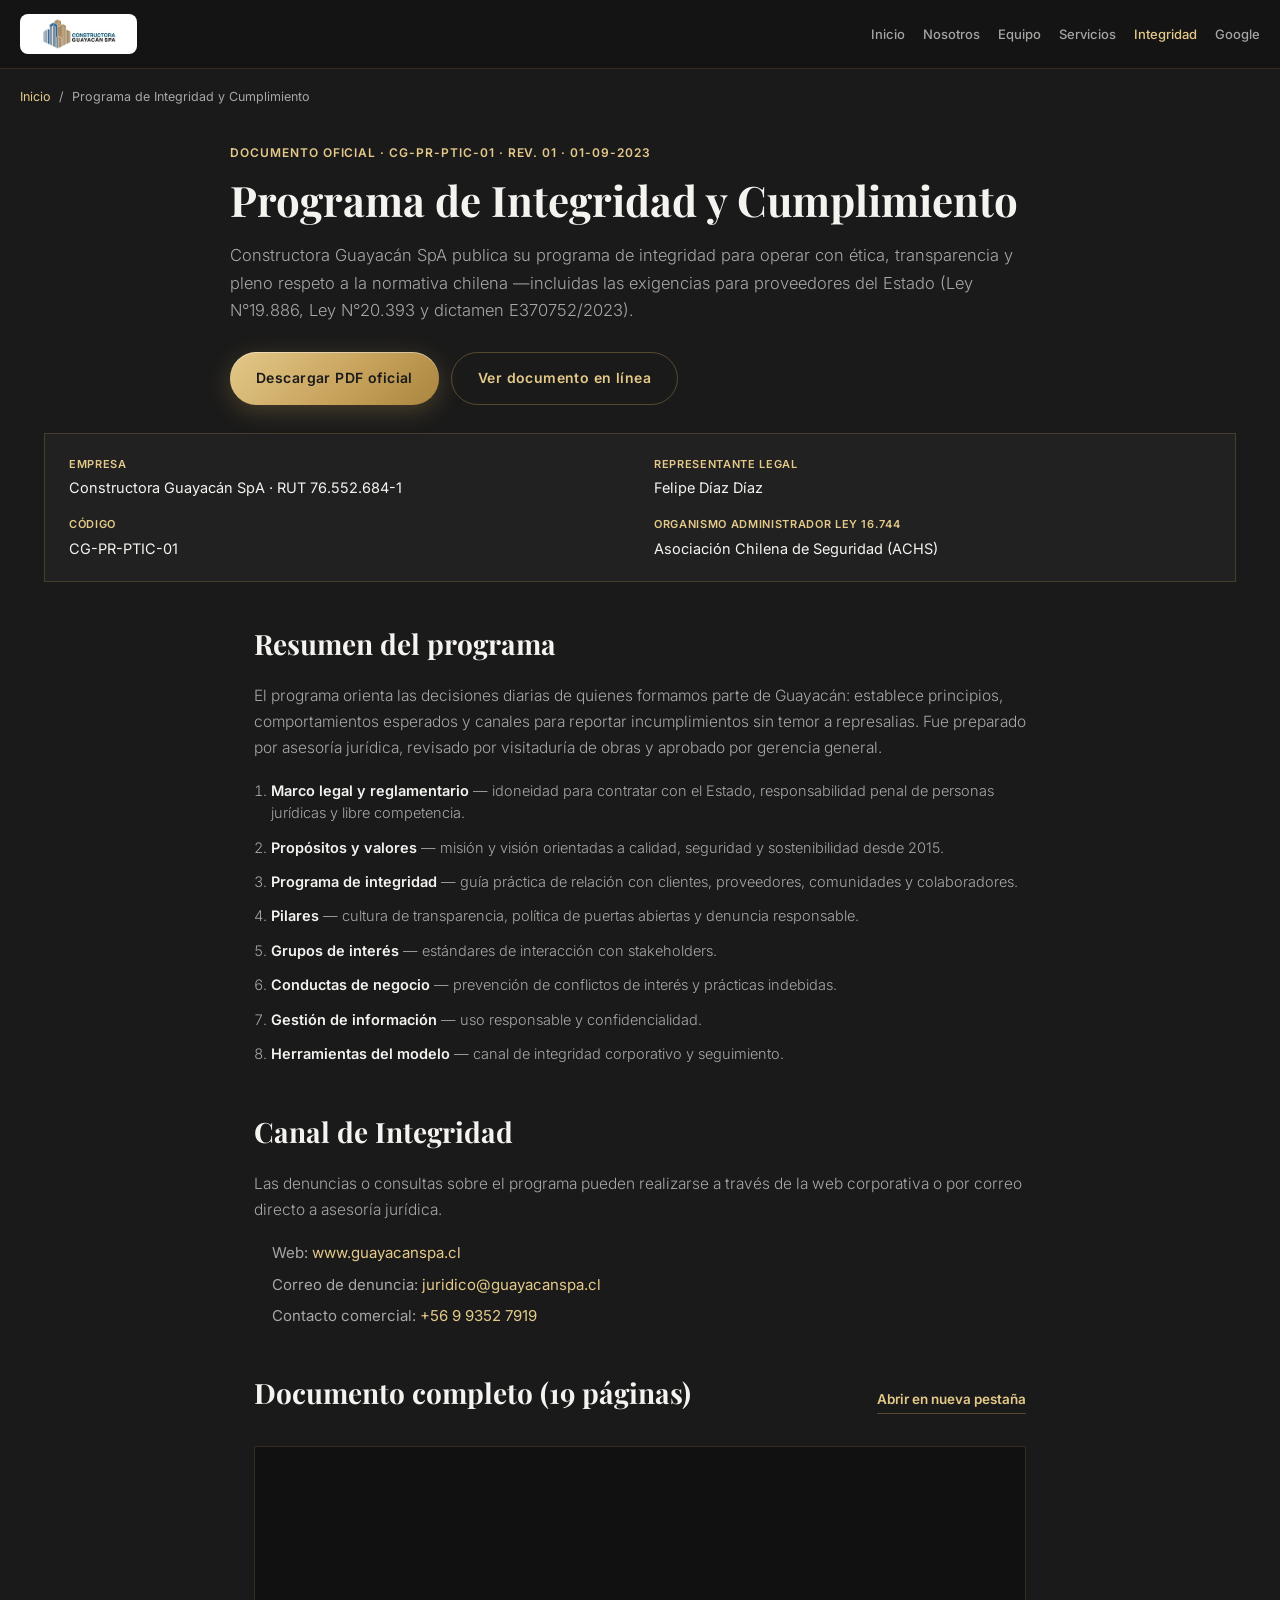
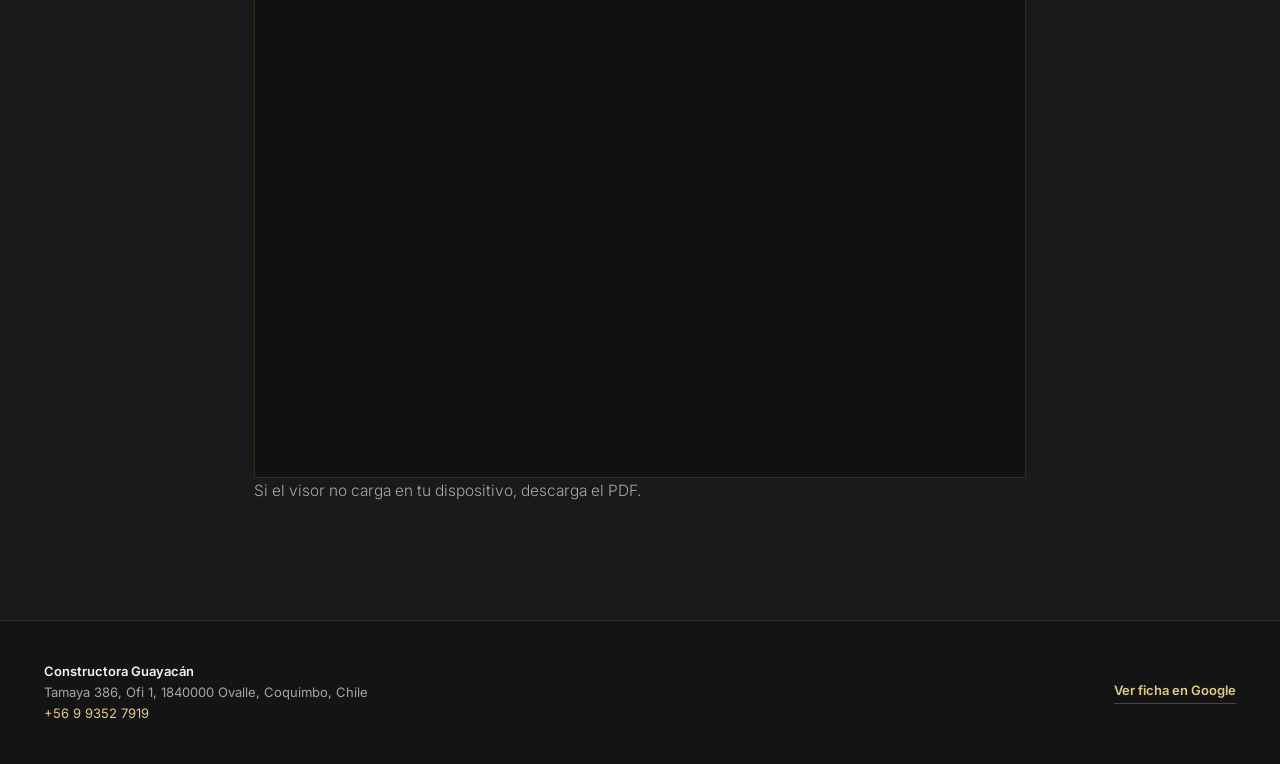
<file: p-de-integridad-y-cumplimiento.html>
<!DOCTYPE html>
<html lang="es">
<head>
<meta charset="UTF-8">
<meta name="viewport" content="width=device-width, initial-scale=1.0">
<title>Programa de Integridad y Cumplimiento | Guayacán SpA</title>
<meta name="description" content="Programa de Integridad y Cumplimiento de Constructora Guayacán SpA (CG-PR-PTIC-01). Marco ético, legal y canal de denuncias para proveedores del Estado y stakeholders.">
<meta name="robots" content="index, follow, max-image-preview:large">
<link rel="canonical" href="https://guayacanspa.cl/p-de-integridad-y-cumplimiento">

<meta property="og:type" content="website">
<meta property="og:locale" content="es_CL">
<meta property="og:site_name" content="Constructora Guayacán SpA">
<meta property="og:url" content="https://guayacanspa.cl/p-de-integridad-y-cumplimiento">
<meta property="og:title" content="Programa de Integridad y Cumplimiento | Guayacán SpA">
<meta property="og:description" content="Documento oficial CG-PR-PTIC-01: ética, cumplimiento normativo y canal de integridad de Constructora Guayacán SpA.">
<meta property="og:image" content="https://guayacanspa.cl/assets/img/sede-banco-estado.webp">

<meta name="twitter:card" content="summary_large_image">
<meta name="twitter:title" content="Programa de Integridad y Cumplimiento | Guayacán SpA">
<meta name="twitter:description" content="Programa oficial de integridad y cumplimiento de Constructora Guayacán SpA.">
<meta name="twitter:image" content="https://guayacanspa.cl/assets/img/sede-banco-estado.webp">

<link rel="icon" href="/assets/img/logo-s.webp" type="image/webp">
<link rel="preconnect" href="https://fonts.googleapis.com">
<link rel="preconnect" href="https://fonts.gstatic.com" crossorigin>
<link href="https://fonts.googleapis.com/css2?family=Playfair+Display:wght@500;600;700;800&family=Inter:wght@300;400;500;600;700;800&display=swap" rel="stylesheet">
<link rel="stylesheet" href="/assets/css/style.css">
<link rel="stylesheet" href="/assets/css/services.css">

<script type="application/ld+json">
{
  "@context": "https://schema.org",
  "@graph": [
    {
      "@type": "ConstructionBusiness",
      "@id": "https://guayacanspa.cl/#organization",
      "name": "Constructora Guayacán",
      "legalName": "Constructora Guayacán SpA",
      "taxID": "76.552.684-1",
      "url": "https://guayacanspa.cl/",
      "telephone": "+56993527919",
      "sameAs": ["https://maps.google.com/?cid=11769666953502199600&g_mp=CiVnb29nbGUubWFwcy5wbGFjZXMudjEuUGxhY2VzLkdldFBsYWNlEAIYBCAA"],
      "address": {
        "@type": "PostalAddress",
        "streetAddress": "Tamaya 386, Ofi 1",
        "postalCode": "1840000",
        "addressLocality": "Ovalle",
        "addressRegion": "Coquimbo",
        "addressCountry": "CL"
      }
    },
    {
      "@type": "WebPage",
      "@id": "https://guayacanspa.cl/p-de-integridad-y-cumplimiento#webpage",
      "url": "https://guayacanspa.cl/p-de-integridad-y-cumplimiento",
      "name": "Programa de Integridad y Cumplimiento",
      "description": "Programa de Integridad y Cumplimiento de Constructora Guayacán SpA, código CG-PR-PTIC-01.",
      "isPartOf": {"@id": "https://guayacanspa.cl/#website"},
      "about": {"@id": "https://guayacanspa.cl/#organization"},
      "inLanguage": "es-CL",
      "primaryImageOfPage": "https://guayacanspa.cl/assets/img/sede-banco-estado.webp"
    },
    {
      "@type": "DigitalDocument",
      "@id": "https://guayacanspa.cl/assets/docs/programa-integridad-y-cumplimiento.pdf",
      "name": "Programa de Integridad y Cumplimiento — CG-PR-PTIC-01",
      "encodingFormat": "application/pdf",
      "url": "https://guayacanspa.cl/assets/docs/programa-integridad-y-cumplimiento.pdf",
      "dateModified": "2023-09-01",
      "inLanguage": "es-CL",
      "author": {"@id": "https://guayacanspa.cl/#organization"},
      "about": "Programa de integridad, ética y cumplimiento normativo de Constructora Guayacán SpA."
    },
    {
      "@type": "BreadcrumbList",
      "itemListElement": [
        {"@type": "ListItem", "position": 1, "name": "Inicio", "item": "https://guayacanspa.cl/"},
        {"@type": "ListItem", "position": 2, "name": "Programa de Integridad y Cumplimiento", "item": "https://guayacanspa.cl/p-de-integridad-y-cumplimiento"}
      ]
    }
  ]
}
</script>
<!-- Google tag (gtag.js) -->
<script async src="https://www.googletagmanager.com/gtag/js?id=G-8N23LMXC3B"></script>
<script>
  window.dataLayer = window.dataLayer || [];
  function gtag(){dataLayer.push(arguments);}
  gtag('js', new Date());
  gtag('config', 'G-8N23LMXC3B');
</script>
</head>
<body>

<header class="page-nav">
  <div class="container page-nav__inner">
    <a href="/" aria-label="Constructora Guayacán SpA — Inicio">
      <img class="page-nav__logo" src="/assets/img/logo-guayacan.webp" alt="Constructora Guayacán SpA" width="160" height="40">
    </a>
    <nav class="page-nav__links" aria-label="Navegación principal">
      <a href="/">Inicio</a>
      <a href="/sobre-nosotros">Nosotros</a>
      <a href="/nuestro-equipo">Equipo</a>
      <a href="/#servicios">Servicios</a>
      <a href="/p-de-integridad-y-cumplimiento" class="is-current" aria-current="page">Integridad</a>
      <a href="https://maps.google.com/?cid=11769666953502199600&g_mp=CiVnb29nbGUubWFwcy5wbGFjZXMudjEuUGxhY2VzLkdldFBsYWNlEAIYBCAA" target="_blank" rel="noopener noreferrer">Google</a>
    </nav>
  </div>
</header>

<nav class="breadcrumb container" aria-label="Miga de pan">
  <ol>
    <li><a href="/">Inicio</a></li>
    <li aria-hidden="true">/</li>
    <li><span aria-current="page">Programa de Integridad y Cumplimiento</span></li>
  </ol>
</nav>

<main class="legal-page" id="main-content">
  <section class="legal-hero container" aria-labelledby="legal-title">
    <p class="legal-hero__eyebrow">Documento oficial · CG-PR-PTIC-01 · Rev. 01 · 01-09-2023</p>
    <h1 class="legal-hero__title" id="legal-title">Programa de Integridad y Cumplimiento</h1>
    <p class="legal-hero__lead">
      Constructora Guayacán SpA publica su programa de integridad para operar con ética,
      transparencia y pleno respeto a la normativa chilena —incluidas las exigencias para
      proveedores del Estado (Ley N°19.886, Ley N°20.393 y dictamen E370752/2023).
    </p>
    <div class="legal-hero__actions">
      <a
        class="btn btn--gold"
        href="/assets/docs/programa-integridad-y-cumplimiento.pdf"
        target="_blank"
        rel="noopener"
        download
      >
        Descargar PDF oficial
      </a>
      <a class="btn btn--outline-gold" href="#visor-pdf">Ver documento en línea</a>
    </div>
  </section>

  <section class="legal-meta container" aria-label="Datos del documento">
    <dl class="legal-meta__grid">
      <div>
        <dt>Empresa</dt>
        <dd>Constructora Guayacán SpA · RUT 76.552.684-1</dd>
      </div>
      <div>
        <dt>Representante legal</dt>
        <dd>Felipe Díaz Díaz</dd>
      </div>
      <div>
        <dt>Código</dt>
        <dd>CG-PR-PTIC-01</dd>
      </div>
      <div>
        <dt>Organismo administrador Ley 16.744</dt>
        <dd>Asociación Chilena de Seguridad (ACHS)</dd>
      </div>
    </dl>
  </section>

  <section class="legal-body container" aria-labelledby="legal-summary-title">
    <h2 class="legal-body__title" id="legal-summary-title">Resumen del programa</h2>
    <p>
      El programa orienta las decisiones diarias de quienes formamos parte de Guayacán:
      establece principios, comportamientos esperados y canales para reportar incumplimientos
      sin temor a represalias. Fue preparado por asesoría jurídica, revisado por visitaduría de
      obras y aprobado por gerencia general.
    </p>

    <ol class="legal-toc">
      <li><strong>Marco legal y reglamentario</strong> — idoneidad para contratar con el Estado, responsabilidad penal de personas jurídicas y libre competencia.</li>
      <li><strong>Propósitos y valores</strong> — misión y visión orientadas a calidad, seguridad y sostenibilidad desde 2015.</li>
      <li><strong>Programa de integridad</strong> — guía práctica de relación con clientes, proveedores, comunidades y colaboradores.</li>
      <li><strong>Pilares</strong> — cultura de transparencia, política de puertas abiertas y denuncia responsable.</li>
      <li><strong>Grupos de interés</strong> — estándares de interacción con stakeholders.</li>
      <li><strong>Conductas de negocio</strong> — prevención de conflictos de interés y prácticas indebidas.</li>
      <li><strong>Gestión de información</strong> — uso responsable y confidencialidad.</li>
      <li><strong>Herramientas del modelo</strong> — canal de integridad corporativo y seguimiento.</li>
    </ol>
  </section>

  <section class="legal-channel container" aria-labelledby="legal-channel-title">
    <h2 class="legal-channel__title" id="legal-channel-title">Canal de Integridad</h2>
    <p>
      Las denuncias o consultas sobre el programa pueden realizarse a través de la web corporativa
      o por correo directo a asesoría jurídica.
    </p>
    <ul class="legal-channel__list">
      <li>Web: <a href="https://guayacanspa.cl/">www.guayacanspa.cl</a></li>
      <li>Correo de denuncia: <a href="mailto:juridico@guayacanspa.cl">juridico@guayacanspa.cl</a></li>
      <li>Contacto comercial: <a href="tel:+56993527919">+56 9 9352 7919</a></li>
    </ul>
  </section>

  <section class="legal-viewer container" id="visor-pdf" aria-labelledby="legal-viewer-title">
    <div class="legal-viewer__head">
      <h2 class="legal-viewer__title" id="legal-viewer-title">Documento completo (19 páginas)</h2>
      <a href="/assets/docs/programa-integridad-y-cumplimiento.pdf" target="_blank" rel="noopener">Abrir en nueva pestaña</a>
    </div>
    <div class="legal-viewer__frame-wrap">
      <iframe
        class="legal-viewer__frame"
        title="Visor del Programa de Integridad y Cumplimiento de Guayacán SpA"
        src="/assets/docs/programa-integridad-y-cumplimiento.pdf#view=FitH"
        loading="lazy"
      ></iframe>
    </div>
    <p class="legal-viewer__fallback">
      Si el visor no carga en tu dispositivo,
      <a href="/assets/docs/programa-integridad-y-cumplimiento.pdf" download>descarga el PDF</a>.
    </p>
  </section>
</main>

<footer class="page-foot">
  <div class="container page-foot__inner">
    <p class="page-foot__nap">
      <strong>Constructora Guayacán</strong><br>
      Tamaya 386, Ofi 1, 1840000 Ovalle, Coquimbo, Chile<br>
      <a href="tel:+56993527919">+56 9 9352 7919</a>
    </p>
    <a class="page-foot__gbp" href="https://maps.google.com/?cid=11769666953502199600&g_mp=CiVnb29nbGUubWFwcy5wbGFjZXMudjEuUGxhY2VzLkdldFBsYWNlEAIYBCAA" target="_blank" rel="noopener noreferrer">Ver ficha en Google</a>
  </div>
</footer>

<script src="/assets/js/main.js" defer></script>
</body>
</html>
</file>
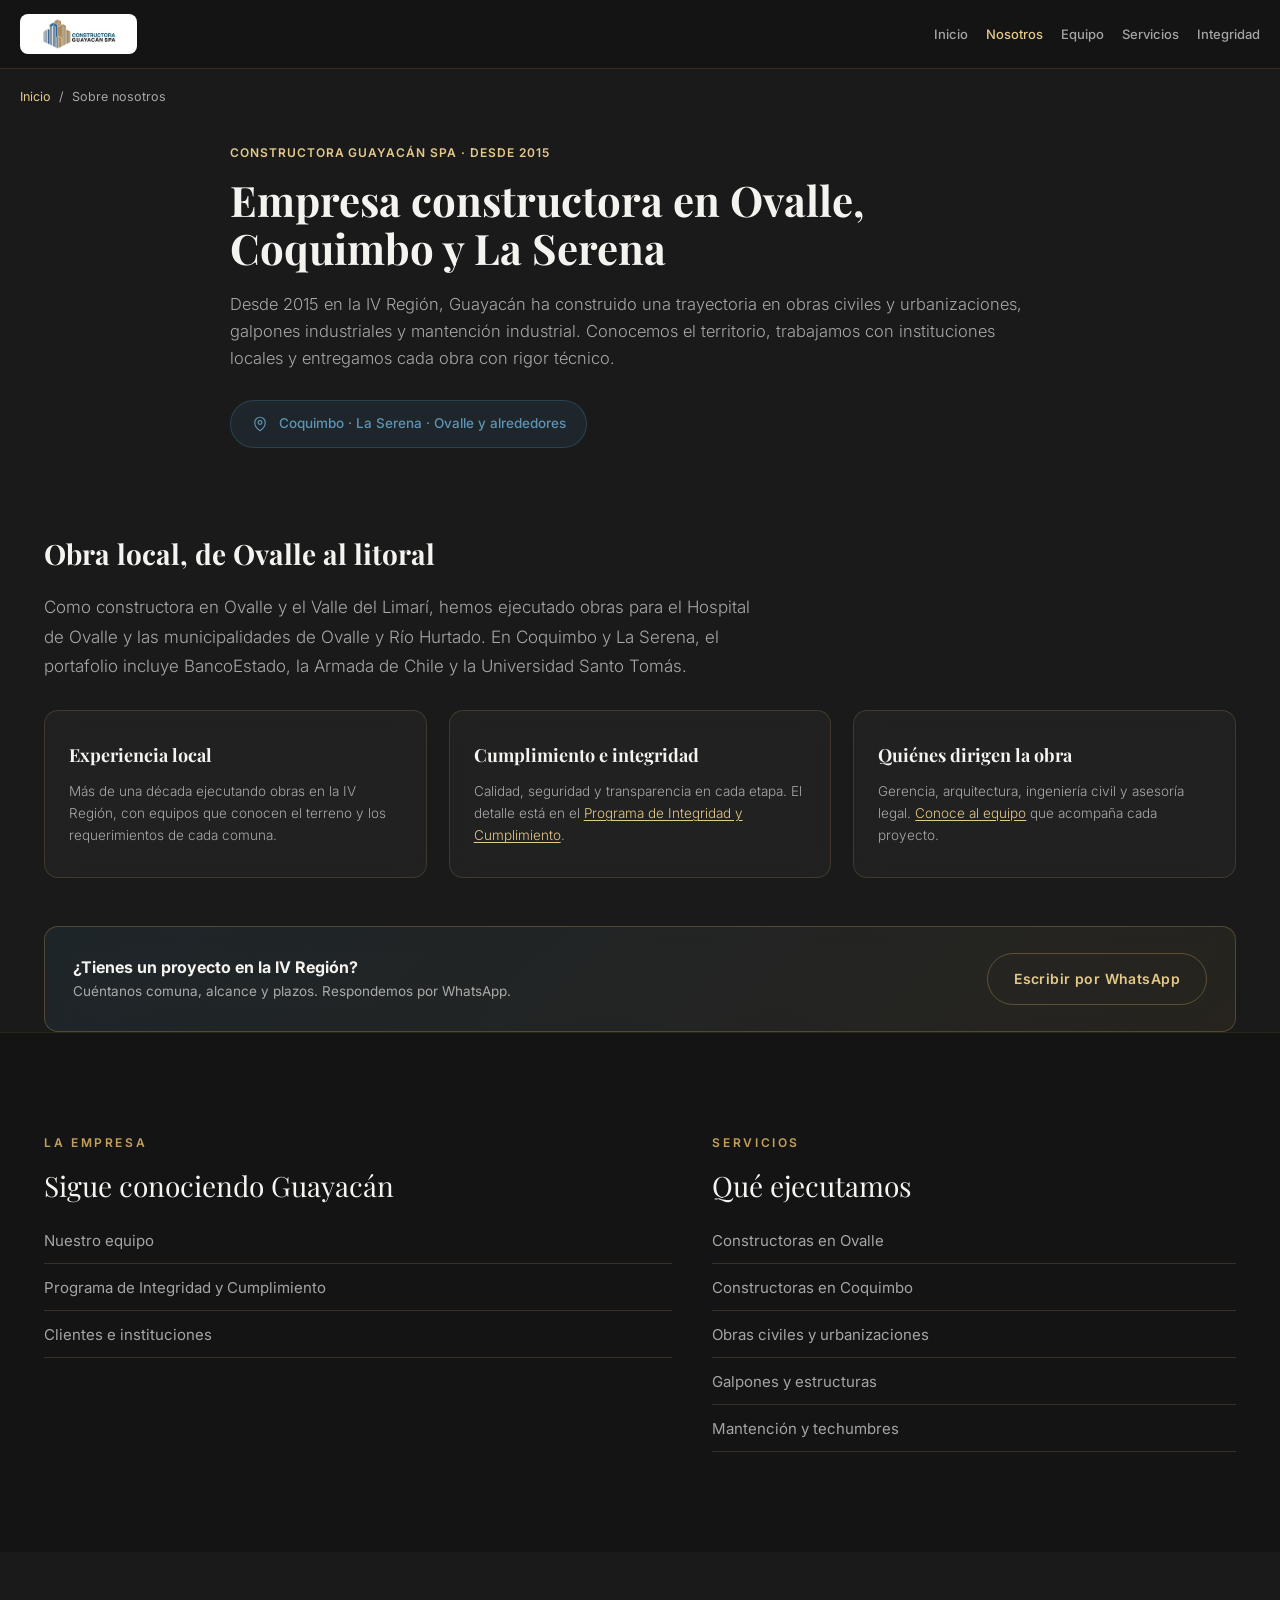
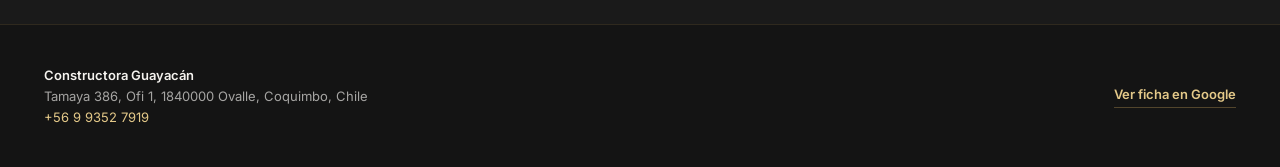
<file: sobre-nosotros.html>
<!DOCTYPE html>
<html lang="es">
<head>
<meta charset="UTF-8">
<meta name="viewport" content="width=device-width, initial-scale=1.0">
<title>Sobre Guayacán SpA | Constructora en Ovalle y La Serena</title>
<meta name="description" content="Historia de Constructora Guayacán SpA en Ovalle, Coquimbo y La Serena. Obras para hospitales, municipalidades, BancoEstado y la Armada desde 2015.">
<meta name="robots" content="index, follow, max-image-preview:large">
<link rel="canonical" href="https://guayacanspa.cl/sobre-nosotros">

<meta property="og:type" content="website">
<meta property="og:locale" content="es_CL">
<meta property="og:site_name" content="Constructora Guayacán SpA">
<meta property="og:url" content="https://guayacanspa.cl/sobre-nosotros">
<meta property="og:title" content="Sobre Guayacán SpA | Constructora en Ovalle y La Serena">
<meta property="og:description" content="Trayectoria de Constructora Guayacán SpA en Ovalle, Coquimbo y La Serena desde 2015.">
<meta property="og:image" content="https://guayacanspa.cl/assets/img/sede-banco-estado.webp">

<meta name="twitter:card" content="summary_large_image">
<meta name="twitter:title" content="Sobre Guayacán SpA | Constructora en Ovalle y La Serena">
<meta name="twitter:description" content="Constructora Guayacán SpA: obras en Ovalle, Coquimbo y La Serena desde 2015.">
<meta name="twitter:image" content="https://guayacanspa.cl/assets/img/sede-banco-estado.webp">

<link rel="icon" href="/assets/img/logo-s.webp" type="image/webp">
<link rel="preconnect" href="https://fonts.googleapis.com">
<link rel="preconnect" href="https://fonts.gstatic.com" crossorigin>
<link href="https://fonts.googleapis.com/css2?family=Playfair+Display:wght@500;600;700;800&family=Inter:wght@300;400;500;600;700;800&display=swap" rel="stylesheet">
<link rel="stylesheet" href="/assets/css/style.css">
<link rel="stylesheet" href="/assets/css/services.css">

<script type="application/ld+json">
{
  "@context": "https://schema.org",
  "@graph": [
    {
      "@type": "AboutPage",
      "@id": "https://guayacanspa.cl/sobre-nosotros#webpage",
      "url": "https://guayacanspa.cl/sobre-nosotros",
      "name": "Sobre Constructora Guayacán SpA",
      "description": "Trayectoria de Constructora Guayacán SpA en Ovalle, Coquimbo y La Serena desde 2015.",
      "inLanguage": "es-CL",
      "isPartOf": {"@id": "https://guayacanspa.cl/#website"},
      "about": {"@id": "https://guayacanspa.cl/#organization"}
    },
    {
      "@type": ["LocalBusiness", "Organization", "ConstructionBusiness"],
      "@id": "https://guayacanspa.cl/#organization",
      "name": "Constructora Guayacán",
      "url": "https://guayacanspa.cl/",
      "telephone": "+56993527919",
      "email": "contacto@guayacanspa.cl",
      "foundingDate": "2015",
      "address": {
        "@type": "PostalAddress",
        "streetAddress": "Tamaya 386, Ofi 1",
        "postalCode": "1840000",
        "addressLocality": "Ovalle",
        "addressRegion": "Coquimbo",
        "addressCountry": "CL"
      },
      "areaServed": [
        {"@type": "City", "name": "Ovalle"},
        {"@type": "City", "name": "Coquimbo"},
        {"@type": "City", "name": "La Serena"}
      ]
    },
    {
      "@type": "BreadcrumbList",
      "itemListElement": [
        {"@type": "ListItem", "position": 1, "name": "Inicio", "item": "https://guayacanspa.cl/"},
        {"@type": "ListItem", "position": 2, "name": "Sobre nosotros", "item": "https://guayacanspa.cl/sobre-nosotros"}
      ]
    }
  ]
}
</script>
<!-- Google tag (gtag.js) -->
<script async src="https://www.googletagmanager.com/gtag/js?id=G-8N23LMXC3B"></script>
<script>
  window.dataLayer = window.dataLayer || [];
  function gtag(){dataLayer.push(arguments);}
  gtag('js', new Date());
  gtag('config', 'G-8N23LMXC3B');
</script>
</head>
<body>

<header class="page-nav">
  <div class="container page-nav__inner">
    <a href="/" aria-label="Constructora Guayacán SpA — Inicio">
      <img class="page-nav__logo" src="/assets/img/logo-guayacan.webp" alt="Constructora Guayacán SpA" width="160" height="40">
    </a>
    <nav class="page-nav__links" aria-label="Navegación principal">
      <a href="/">Inicio</a>
      <a href="/sobre-nosotros" class="is-current" aria-current="page">Nosotros</a>
      <a href="/nuestro-equipo">Equipo</a>
      <a href="/#servicios">Servicios</a>
      <a href="/p-de-integridad-y-cumplimiento">Integridad</a>
    </nav>
  </div>
</header>

<nav class="breadcrumb container" aria-label="Miga de pan">
  <ol>
    <li><a href="/">Inicio</a></li>
    <li aria-hidden="true">/</li>
    <li><span aria-current="page">Sobre nosotros</span></li>
  </ol>
</nav>

<main class="legal-page" id="main-content">
  <section class="legal-hero container" aria-labelledby="about-title">
    <p class="legal-hero__eyebrow">Constructora Guayacán SpA · Desde 2015</p>
    <h1 class="legal-hero__title" id="about-title">Empresa constructora en Ovalle, Coquimbo y La Serena</h1>
    <p class="legal-hero__lead">
      Desde 2015 en la IV Región, Guayacán ha construido una trayectoria en
      <a href="/obras-civiles-urbanizaciones">obras civiles y urbanizaciones</a>,
      <a href="/construccion-estructuras-galpones">galpones industriales</a>
      y <a href="/mantencion-industrial-techumbres">mantención industrial</a>.
      Conocemos el territorio, trabajamos con instituciones locales y entregamos cada obra con rigor técnico.
    </p>
    <div class="region-badge">
      <svg viewBox="0 0 24 24" aria-hidden="true"><path d="M12 21s7-4.5 7-11a7 7 0 1 0-14 0c0 6.5 7 11 7 11Z"/><circle cx="12" cy="10" r="2.5"/></svg>
      <span>Coquimbo · La Serena · Ovalle y alrededores</span>
    </div>
  </section>

  <section class="container" aria-labelledby="about-territory-title">
    <h2 class="legal-body__title" id="about-territory-title">Obra local, de Ovalle al litoral</h2>
    <p class="about__intro">
      Como constructora en Ovalle y el Valle del Limarí, hemos ejecutado obras para el Hospital de Ovalle
      y las municipalidades de Ovalle y Río Hurtado. En Coquimbo y La Serena, el portafolio incluye
      BancoEstado, la Armada de Chile y la Universidad Santo Tomás.
    </p>
    <div class="about__pillars">
      <article class="pillar-card">
        <h3>Experiencia local</h3>
        <p>Más de una década ejecutando obras en la IV Región, con equipos que conocen el terreno y los requerimientos de cada comuna.</p>
      </article>
      <article class="pillar-card">
        <h3>Cumplimiento e integridad</h3>
        <p>Calidad, seguridad y transparencia en cada etapa. El detalle está en el <a href="/p-de-integridad-y-cumplimiento">Programa de Integridad y Cumplimiento</a>.</p>
      </article>
      <article class="pillar-card">
        <h3>Quiénes dirigen la obra</h3>
        <p>Gerencia, arquitectura, ingeniería civil y asesoría legal. <a href="/nuestro-equipo">Conoce al equipo</a> que acompaña cada proyecto.</p>
      </article>
    </div>
    <div class="about__whatsapp-panel">
      <div class="about__whatsapp-text">
        <strong>¿Tienes un proyecto en la IV Región?</strong>
        <span>Cuéntanos comuna, alcance y plazos. Respondemos por WhatsApp.</span>
      </div>
      <a href="https://wa.me/56993527919?text=Hola%2C%20quiero%20conversar%20sobre%20un%20proyecto%20con%20Constructora%20Guayac%C3%A1n." class="btn btn--outline-gold" target="_blank" rel="noopener">Escribir por WhatsApp</a>
    </div>
  </section>

  <section class="link-block" aria-labelledby="about-links-title">
    <div class="container link-block__grid">
      <div>
        <p class="link-block__eyebrow">La empresa</p>
        <p class="link-block__title" id="about-links-title">Sigue conociendo Guayacán</p>
        <nav class="link-block__nav" aria-label="Páginas de la empresa">
          <a href="/nuestro-equipo">Nuestro equipo</a>
          <a href="/p-de-integridad-y-cumplimiento">Programa de Integridad y Cumplimiento</a>
          <a href="/#clientes">Clientes e instituciones</a>
        </nav>
      </div>
      <div>
        <p class="link-block__eyebrow">Servicios</p>
        <p class="link-block__title">Qué ejecutamos</p>
        <nav class="link-block__nav" aria-label="Servicios">
          <a href="/constructoras-en-ovalle">Constructoras en Ovalle</a>
          <a href="/constructoras-en-coquimbo">Constructoras en Coquimbo</a>
          <a href="/obras-civiles-urbanizaciones">Obras civiles y urbanizaciones</a>
          <a href="/construccion-estructuras-galpones">Galpones y estructuras</a>
          <a href="/mantencion-industrial-techumbres">Mantención y techumbres</a>
        </nav>
      </div>
    </div>
  </section>
</main>

<footer class="page-foot">
  <div class="container page-foot__inner">
    <p class="page-foot__nap">
      <strong>Constructora Guayacán</strong><br>
      Tamaya 386, Ofi 1, 1840000 Ovalle, Coquimbo, Chile<br>
      <a href="tel:+56993527919">+56 9 9352 7919</a>
    </p>
    <a class="page-foot__gbp" href="https://maps.google.com/?cid=11769666953502199600&g_mp=CiVnb29nbGUubWFwcy5wbGFjZXMudjEuUGxhY2VzLkdldFBsYWNlEAIYBCAA" target="_blank" rel="noopener noreferrer">Ver ficha en Google</a>
  </div>
</footer>

<script src="/assets/js/main.js" defer></script>
</body>
</html>
</file>
<file: assets/css/style.css>
/* =========================================================
   CONSTRUCTORA GUAYACÁN — LUXE DESIGN SYSTEM
   Paleta: Charcoal #1A1A1A / Gold #C5A059 / Corporate Blue #3A6D8C
   ========================================================= */

:root{
  --charcoal: #1A1A1A;
  --charcoal-2: #141414;
  --charcoal-soft: #232323;
  --gold: #C5A059;
  --gold-light: #E4C989;
  --gold-dim: rgba(197,160,89,0.35);
  --blue: #3A6D8C;
  --blue-light: #5D93B4;
  --white: #F5F3EF;
  --white-dim: rgba(245,243,239,0.65);

  --font-display: "Playfair Display", serif;
  --font-body: "Inter", sans-serif;

  --container: 1240px;
  --radius: 14px;
  --ease: cubic-bezier(.16,.84,.44,1);
}

*,*::before,*::after{ box-sizing: border-box; }
html{ scroll-behavior: smooth; overflow-x: hidden; }

body{
  margin:0;
  background: var(--charcoal);
  color: var(--white);
  font-family: var(--font-body);
  font-weight: 400;
  line-height: 1.6;
  -webkit-font-smoothing: antialiased;
  overflow-x: hidden;
}

img{ max-width:100%; display:block; }
a{ color: inherit; text-decoration: none; }
ul{ list-style:none; margin:0; padding:0; }
svg{ fill:none; stroke:currentColor; stroke-width:1.6; stroke-linecap:round; stroke-linejoin:round; }

.container{
  max-width: var(--container);
  margin: 0 auto;
  padding: 0 24px;
}

/* ---------- Reveal on scroll ---------- */
[data-reveal]{
  opacity: 0;
  transform: translateY(28px);
  transition: opacity .9s var(--ease), transform .9s var(--ease);
}
[data-reveal].is-visible{
  opacity: 1;
  transform: translateY(0);
}

/* ---------- Typography ---------- */
.eyebrow{
  font-family: var(--font-body);
  font-size: 12.5px;
  letter-spacing: .28em;
  text-transform: uppercase;
  color: var(--gold);
  font-weight: 600;
  margin: 0 0 14px;
}
.eyebrow--center{ text-align:center; }

.section-title{
  font-family: var(--font-display);
  font-weight: 700;
  font-size: clamp(28px, 4vw, 44px);
  line-height: 1.2;
  margin: 0 0 24px;
  color: var(--white);
}
.section-title--center{ text-align:center; max-width: 760px; margin-left:auto; margin-right:auto; }

/* ---------- Loader ---------- */
.loader{
  position: fixed; inset:0; z-index:9999;
  background: var(--charcoal);
  display:flex; align-items:center; justify-content:center;
  transition: opacity .6s ease, visibility .6s ease;
}
.loader.is-hidden{ opacity:0; visibility:hidden; }
.loader__mark{
  width: 72px; height:72px;
  object-fit: contain;
  border: 1px solid var(--gold-dim);
  border-radius:50%;
  padding: 14px;
  background: #fff;
  animation: pulseRing 1.6s ease-in-out infinite;
}
@keyframes pulseRing{
  0%,100%{ box-shadow: 0 0 0 0 rgba(197,160,89,.35); }
  50%{ box-shadow: 0 0 0 14px rgba(197,160,89,0); }
}

/* ---------- Buttons ---------- */
.btn{
  display:inline-flex; align-items:center; justify-content:center; gap:10px;
  font-family: var(--font-body);
  font-weight: 600;
  font-size: 14px;
  letter-spacing: .03em;
  padding: 14px 26px;
  border-radius: 999px;
  cursor: pointer;
  transition: transform .35s var(--ease), box-shadow .35s var(--ease), background .35s var(--ease);
  white-space: nowrap;
  max-width: 100%;
}

.btn--gold{
  background: linear-gradient(135deg, var(--gold-light), var(--gold) 60%, #a9853f);
  color: #1A1A1A;
  box-shadow: 0 6px 24px rgba(197,160,89,.28), inset 0 1px 0 rgba(255,255,255,.4);
}
.btn--gold:hover{
  transform: translateY(-2px);
  box-shadow: 0 10px 32px rgba(197,160,89,.45), inset 0 1px 0 rgba(255,255,255,.5);
}

.btn--outline-gold{
  background: transparent;
  border: 1px solid var(--gold-dim);
  color: var(--gold-light);
}
.btn--outline-gold:hover{
  border-color: var(--gold);
  background: rgba(197,160,89,.08);
  transform: translateY(-2px);
}

.btn--nav{ padding: 11px 22px; font-size: 13px; }

.btn--oversized{
  padding: 22px 44px;
  font-size: 16px;
  flex-direction: column;
  gap: 2px;
  line-height: 1.15;
  position: relative;
  overflow: hidden;
}
.btn--oversized::after{
  content:"";
  position:absolute; top:0; left:-60%;
  width: 40%; height: 100%;
  background: linear-gradient(120deg, transparent, rgba(255,255,255,.55), transparent);
  transform: skewX(-20deg);
  animation: shine 3.2s ease-in-out infinite;
}
@keyframes shine{
  0%{ left:-60%; }
  40%,100%{ left: 140%; }
}
.btn--oversized__sub{
  font-size: 11.5px;
  font-weight: 500;
  letter-spacing: .1em;
  text-transform: uppercase;
  opacity: .75;
}

.icon-wa{ width: 20px; height:20px; }
.icon-wa path{ fill: currentColor; stroke:none; }
.icon-wa--lg{ width:44px; height:44px; color: var(--gold); }
.icon-wa--xl{ width:56px; height:56px; color: var(--gold); }

/* ============================================================
   NAVBAR
   ============================================================ */
.nav{
  position: fixed; top:0; left:0; right:0; z-index: 1000;
  padding: 18px 0;
  transition: padding .4s var(--ease), background .4s var(--ease), box-shadow .4s var(--ease);
}
.nav.is-scrolled{
  padding: 10px 0;
  background: rgba(20,20,20,.72);
  backdrop-filter: blur(18px) saturate(140%);
  -webkit-backdrop-filter: blur(18px) saturate(140%);
  box-shadow: 0 1px 0 rgba(197,160,89,.15), 0 20px 40px rgba(0,0,0,.35);
}
.nav__inner{
  display:flex; align-items:center; justify-content:space-between; gap: 16px;
}
.nav__logo{
  display:flex; align-items:center; line-height:1;
  flex: 0 1 auto;
  min-width: 0;
}
.nav__logo-img{
  height: 46px; width: auto; max-width: min(200px, 42vw);
  object-fit: contain;
  background: #fff;
  padding: 5px 10px;
  border-radius: 8px;
}
.nav__links{
  display:flex; align-items:center; gap: clamp(16px, 2vw, 28px);
  font-size: 13.5px; font-weight:500; letter-spacing:.02em;
  flex: 1 1 auto;
  justify-content: center;
}
.nav__links a{
  position: relative; padding: 4px 0; color: var(--white);
  transition: color .3s ease;
}
.nav__links a::after{
  content:""; position:absolute; left:0; bottom:-2px; width:0; height:1px;
  background: var(--gold); transition: width .35s var(--ease);
}
.nav__links a:hover{ color: var(--gold-light); }
.nav__links a:hover::after{ width:100%; }

.nav__burger{
  display:none; flex-direction:column; gap:5px; background:none; border:none; cursor:pointer; padding: 6px;
  flex-shrink: 0;
  z-index: 1002;
}
.nav__burger span{ width:24px; height:2px; background: var(--gold); transition: all .3s ease; }
.nav__burger.is-open span:nth-child(1){ transform: translateY(7px) rotate(45deg); }
.nav__burger.is-open span:nth-child(2){ opacity: 0; }
.nav__burger.is-open span:nth-child(3){ transform: translateY(-7px) rotate(-45deg); }

body.is-menu-open{ overflow: hidden; }

/* ============================================================
   HERO
   ============================================================ */
.hero{
  position: relative;
  min-height: 100svh;
  display:flex; align-items:center;
  overflow: hidden;
  padding: 110px 0 80px;
}
.hero__bg{
  position: absolute; inset: 0;
  background-image:
    linear-gradient(180deg, rgba(20,20,20,.35), rgba(20,20,20,.75) 60%, var(--charcoal) 100%),
    url("../img/sede-banco-estado.webp");
  background-size: cover;
  background-position: center;
  will-change: transform;
}
.hero__overlay{
  position:absolute; inset:0;
  background: radial-gradient(ellipse at 20% 20%, rgba(197,160,89,.10), transparent 55%);
}
.hero__pattern{
  position:absolute; inset:0;
  background-image: linear-gradient(rgba(197,160,89,.05) 1px, transparent 1px), linear-gradient(90deg, rgba(197,160,89,.05) 1px, transparent 1px);
  background-size: 64px 64px;
  mask-image: linear-gradient(180deg, black, transparent 75%);
  opacity: .5;
}
.hero__content{ position: relative; z-index: 2; max-width: 780px; width: 100%; }

.hero__title{
  font-family: var(--font-display);
  font-weight: 700;
  font-size: clamp(30px, 7vw, 74px);
  line-height: 1.08;
  margin: 0 0 22px;
  color: var(--white);
  overflow-wrap: anywhere;
}
.hero__title span{
  background: linear-gradient(135deg, var(--gold-light), var(--gold) 45%, #8c6f3a);
  -webkit-background-clip: text;
  background-clip: text;
  color: transparent;
  filter: drop-shadow(0 0 22px rgba(197,160,89,.25));
}

.hero__subtitle{
  font-size: clamp(15px, 1.6vw, 18px);
  color: var(--white-dim);
  max-width: 560px;
  margin: 0 0 40px;
  font-weight: 300;
}

.hero__stats{
  display:flex; gap: 18px; flex-wrap: wrap;
  margin-bottom: 44px;
}
.stat-card{
  position: relative;
  display:flex; align-items:center; flex-wrap: wrap; gap: 8px 10px;
  padding: 18px 24px;
  border-radius: var(--radius);
  background: rgba(255,255,255,.04);
  border: 1px solid rgba(197,160,89,.25);
  backdrop-filter: blur(14px);
  -webkit-backdrop-filter: blur(14px);
  min-width: 0;
  flex: 1 1 200px;
}
.stat-card__icon{ width:26px; height:26px; color: var(--gold); }
.stat-card__num{
  font-family: var(--font-display);
  font-size: 30px; font-weight:700; color: var(--white);
}
.stat-card__plus{ font-size: 20px; color: var(--gold); font-weight:700; margin-left:-6px; }
.stat-card__label{
  width:100%;
  font-size: 11.5px; letter-spacing: .1em; text-transform: uppercase;
  color: var(--white-dim);
}

.hero__scroll{
  position:absolute; bottom: 34px; left:50%; transform: translateX(-50%);
  width: 26px; height: 42px; border: 1px solid var(--gold-dim); border-radius: 20px;
  z-index: 2;
}
.hero__scroll span{
  position:absolute; top:8px; left:50%; transform:translateX(-50%);
  width:4px; height:4px; border-radius:50%; background: var(--gold);
  animation: scrollDot 2s ease-in-out infinite;
}
@keyframes scrollDot{
  0%{ opacity:1; top:8px; }
  70%{ opacity:0; top:24px; }
  100%{ opacity:0; top:8px; }
}

/* ============================================================
   ABOUT / SOBRE NOSOTROS
   ============================================================ */
.about{
  position: relative;
  padding: 140px 0;
  background: var(--charcoal-2);
  overflow: hidden;
}
.about__pattern{
  position: absolute; inset:0;
  background-image: radial-gradient(circle at 1px 1px, rgba(197,160,89,.16) 1px, transparent 1px);
  background-size: 28px 28px;
  opacity: .5;
  mask-image: radial-gradient(ellipse at 50% 40%, black, transparent 75%);
}
.about__inner{
  position: relative; z-index:1;
  max-width: 960px;
  margin: 0 auto;
}
.about__intro{
  color: var(--white-dim);
  font-weight: 300;
  font-size: 17px;
  max-width: 720px;
  margin: 0 0 28px;
  line-height: 1.75;
}
.about__intro a{
  color: var(--gold-light);
  text-decoration: underline;
  text-underline-offset: 3px;
  text-decoration-color: var(--gold-dim);
  transition: color .3s ease, text-decoration-color .3s ease;
}
.about__intro a:hover{
  color: var(--gold);
  text-decoration-color: var(--gold);
}
.region-badge{
  display:inline-flex; align-items:center; gap: 10px;
  padding: 12px 20px;
  border-radius: 999px;
  background: rgba(58,109,140,.15);
  border: 1px solid rgba(58,109,140,.4);
  color: var(--blue-light);
  font-size: 13.5px; font-weight: 500;
  margin-bottom: 56px;
  max-width: 100%;
  flex-wrap: wrap;
}
.region-badge svg{ width:18px; height:18px; flex-shrink:0; }

.about__pillars{
  display:grid; grid-template-columns: repeat(3, 1fr); gap: 22px;
  margin-bottom: 48px;
}
.pillar-card{
  padding: 30px 24px;
  border-radius: var(--radius);
  background: rgba(255,255,255,.03);
  border: 1px solid rgba(197,160,89,.2);
  backdrop-filter: blur(12px);
  transition: border-color .4s var(--ease), transform .4s var(--ease);
}
.pillar-card:hover{
  border-color: var(--gold-dim);
  transform: translateY(-4px);
}
.pillar-card__icon{
  width: 46px; height:46px; border-radius:50%;
  display:flex; align-items:center; justify-content:center;
  background: rgba(197,160,89,.1);
  border: 1px solid rgba(197,160,89,.35);
  color: var(--gold);
  margin-bottom: 18px;
}
.pillar-card__icon svg{ width:22px; height:22px; }
.pillar-card h3{
  font-family: var(--font-display);
  font-size: 18px; margin: 0 0 10px; color: var(--white);
}
.pillar-card p{
  font-size: 13.5px; color: var(--white-dim); font-weight:300; margin:0; line-height:1.65;
}
.pillar-card a{
  color: var(--gold-light);
  text-decoration: underline;
  text-underline-offset: 2px;
}
.pillar-card a:hover{ color: var(--gold); }

.about__whatsapp-panel{
  display:flex; align-items:center; gap: 20px; flex-wrap: wrap;
  padding: 26px 28px;
  border-radius: var(--radius);
  background: linear-gradient(135deg, rgba(58,109,140,.14), rgba(197,160,89,.08));
  border: 1px solid rgba(197,160,89,.3);
  backdrop-filter: blur(12px);
}
.about__whatsapp-text{ display:flex; flex-direction:column; margin-right:auto; }
.about__whatsapp-text strong{ font-size: 16px; color: var(--white); }
.about__whatsapp-text span{ font-size: 13.5px; color: var(--white-dim); }

/* ============================================================
   TEAM
   ============================================================ */
.team{ padding: 140px 0; background: var(--charcoal); }
.team__intro{
  text-align:center;
  color: var(--white-dim);
  font-weight: 300;
  font-size: 16px;
  max-width: 620px;
  margin: -8px auto 56px;
  line-height: 1.7;
}
.team__grid{
  display:grid;
  grid-template-columns: repeat(4, 1fr);
  gap: 22px;
}
.team-card{
  padding: 30px 24px;
  border-radius: var(--radius);
  background: rgba(255,255,255,.03);
  border: 1px solid rgba(197,160,89,.2);
  transition: border-color .4s var(--ease), transform .4s var(--ease);
}
.team-card:hover{
  border-color: var(--gold-dim);
  transform: translateY(-4px);
}
.team-card__role{
  display:inline-block;
  font-size: 10.5px;
  letter-spacing: .14em;
  text-transform: uppercase;
  color: var(--gold);
  margin-bottom: 14px;
}
.team-card h2,
.team-card h3{
  font-family: var(--font-display);
  font-size: 22px;
  margin: 0 0 6px;
  color: var(--white);
}
.team-card__title{
  font-size: 13px;
  font-weight: 500;
  color: var(--blue-light);
  margin: 0 0 14px;
}
.team-card p:last-child{
  font-size: 13.5px;
  color: var(--white-dim);
  font-weight: 300;
  margin: 0;
  line-height: 1.65;
}

/* ============================================================
   SERVICES
   ============================================================ */
.services{ padding: 140px 0; background: var(--charcoal-2); }
.services__grid{
  display:grid; grid-template-columns: repeat(4, 1fr); gap: 24px;
  margin-top: 60px;
}
.service-card{
  position: relative;
  padding: 36px 28px;
  border-radius: var(--radius);
  background: rgba(255,255,255,.03);
  border: 1px solid rgba(197,160,89,.22);
  backdrop-filter: blur(16px);
  -webkit-backdrop-filter: blur(16px);
  transition: transform .45s var(--ease), border-color .45s var(--ease), background .45s var(--ease);
  display:flex; flex-direction:column;
}
.service-card:hover{
  transform: translateY(-8px);
  border-color: var(--gold);
  background: rgba(197,160,89,.06);
}
.service-card__icon{
  width: 52px; height:52px; border-radius:50%;
  display:flex; align-items:center; justify-content:center;
  background: rgba(197,160,89,.1);
  border: 1px solid rgba(197,160,89,.4);
  color: var(--gold);
  margin-bottom: 22px;
}
.service-card__icon svg{ width:24px; height:24px; }
.service-card h3{
  font-family: var(--font-display);
  font-size: 21px; margin: 0 0 12px; color: var(--white);
}
.service-card p{
  font-size: 14px; color: var(--white-dim); font-weight:300;
  margin: 0 0 22px; flex-grow:1;
}
.service-card__cta{
  font-size: 12.5px; font-weight:600; letter-spacing:.04em;
  color: var(--gold-light);
  transition: gap .3s ease;
}
.service-card__cta:hover{ color: var(--gold); }

/* ============================================================
   PORTFOLIO
   ============================================================ */
.portfolio{ padding: 140px 0; background: var(--charcoal-2); }
.portfolio__grid{
  display:grid; grid-template-columns: repeat(3, 1fr); gap: 28px;
  margin-top: 60px;
}
.project-card{
  border-radius: var(--radius);
  overflow: hidden;
  border: 1px solid rgba(197,160,89,.18);
  background: var(--charcoal-soft);
}
.project-card__img{
  position: relative; overflow:hidden; aspect-ratio: 4/3;
}
.project-card__img::after{
  content:"";
  position:absolute; inset:0;
  background: linear-gradient(200deg, transparent 40%, rgba(197,160,89,.25));
  opacity: 0;
  transition: opacity .5s ease;
}
.project-card__img img{
  width:100%; height:100%; object-fit:cover;
  transition: transform .7s var(--ease);
}
.project-card:hover .project-card__img img{ transform: scale(1.09); }
.project-card:hover .project-card__img::after{ opacity: 1; }

.project-card__body{ padding: 26px 26px 30px; }
.project-card__tag{
  display:inline-block; font-size: 10.5px; letter-spacing:.14em; text-transform:uppercase;
  color: var(--blue-light);
  border: 1px solid rgba(93,147,180,.4);
  padding: 4px 10px; border-radius: 999px;
  margin-bottom: 14px;
}
.project-card h3{
  font-family: var(--font-display);
  font-size: 20px; margin: 0 0 10px; color: var(--white);
}
.project-card p{
  font-size: 13.5px; color: var(--white-dim); font-weight:300; margin:0;
}

.portfolio__cta{ text-align:center; margin-top: 56px; }

/* ============================================================
   GALLERY
   ============================================================ */
.gallery{ padding: 140px 0; background: var(--charcoal); }
.gallery__grid{
  display:grid;
  grid-template-columns: repeat(4, 1fr);
  grid-auto-rows: 200px;
  gap: 14px;
  margin-top: 56px;
}
.gallery__item{
  position: relative;
  padding: 0; border: 0; cursor: pointer;
  overflow: hidden;
  border-radius: 10px;
  background: var(--charcoal-soft);
  grid-column: span 1;
  grid-row: span 1;
}
.gallery__item:nth-child(1){ grid-column: span 2; grid-row: span 2; }
.gallery__item:nth-child(4){ grid-row: span 2; }
.gallery__item--wide{ grid-column: span 2; }
.gallery__item img{
  width:100%; height:100%; object-fit:cover;
  transition: transform .7s var(--ease), filter .4s ease;
  filter: brightness(.88);
}
.gallery__item::after{
  content:"";
  position:absolute; inset:0;
  background: linear-gradient(180deg, transparent 50%, rgba(20,20,20,.45));
  opacity: 0;
  transition: opacity .4s ease;
  pointer-events: none;
}
.gallery__item:hover img{ transform: scale(1.06); filter: brightness(1); }
.gallery__item:hover::after{ opacity: 1; }
.gallery__item:focus-visible{
  outline: 2px solid var(--gold);
  outline-offset: 3px;
}

.lightbox{
  position: fixed; inset:0; z-index: 2000;
  display:flex; align-items:center; justify-content:center;
  background: rgba(10,10,10,.92);
  padding: 48px 64px;
}
.lightbox[hidden]{ display:none; }
.lightbox__img{
  max-width: min(1100px, 92vw);
  max-height: 82vh;
  width: auto; height: auto;
  object-fit: contain;
  border-radius: 6px;
  box-shadow: 0 20px 60px rgba(0,0,0,.5);
}
.lightbox__close{
  position:absolute; top: 18px; right: 22px;
  background: none; border: none; color: var(--gold-light);
  font-size: 42px; line-height: 1; cursor: pointer;
  padding: 4px 12px;
}
.lightbox__nav{
  position:absolute; top:50%; transform: translateY(-50%);
  background: rgba(255,255,255,.06);
  border: 1px solid rgba(197,160,89,.35);
  color: var(--gold-light);
  width: 48px; height: 48px; border-radius: 50%;
  font-size: 28px; line-height: 1; cursor: pointer;
  display:flex; align-items:center; justify-content:center;
  transition: background .3s ease;
}
.lightbox__nav:hover{ background: rgba(197,160,89,.15); }
.lightbox__nav--prev{ left: 18px; }
.lightbox__nav--next{ right: 18px; }

/* ============================================================
   CLIENTS
   ============================================================ */
.clients{ padding: 120px 0; background: var(--charcoal-2); }
.clients__grid{
  display:grid; grid-template-columns: repeat(4, 1fr); gap: 18px;
  margin-top: 56px;
}
.client-logo{
  aspect-ratio: 3/2;
  display:flex; align-items:center; justify-content:center; text-align:center;
  background: #fff;
  border: 1px solid rgba(197,160,89,.18);
  border-radius: 10px;
  padding: 16px 18px;
  transition: border-color .4s ease, transform .4s ease, box-shadow .4s ease;
}
.client-logo--dark{
  background: #0a0a0a;
  border-color: rgba(197,160,89,.28);
}
.client-logo img{
  max-width: 88%;
  max-height: 72%;
  width: auto;
  height: auto;
  object-fit: contain;
  filter: grayscale(.15);
  transition: filter .4s ease;
}
.client-logo:hover{
  border-color: var(--gold-dim);
  transform: translateY(-4px);
  box-shadow: 0 12px 28px rgba(0,0,0,.25);
}
.client-logo:hover img{ filter: grayscale(0); }

/* ============================================================
   RESOURCES (instituciones) + LINK BLOCK (landings)
   ============================================================ */
.resources{
  padding: 120px 0;
  background: var(--charcoal);
  border-top: 1px solid rgba(197,160,89,.12);
}
.resources__intro{
  text-align: center;
  color: var(--white-dim);
  font-weight: 300;
  font-size: 16px;
  max-width: 640px;
  margin: -8px auto 48px;
  line-height: 1.7;
}
.resources__list{
  list-style: none;
  margin: 0;
  padding: 0;
  display: grid;
  grid-template-columns: repeat(2, 1fr);
  gap: 14px;
}
.resources__link{
  display: flex;
  flex-direction: column;
  gap: 6px;
  padding: 22px 24px;
  border-radius: var(--radius);
  background: rgba(255,255,255,.03);
  border: 1px solid rgba(197,160,89,.2);
  transition: border-color .35s var(--ease), transform .35s var(--ease), background .35s var(--ease);
}
.resources__link:hover{
  border-color: var(--gold);
  background: rgba(197,160,89,.06);
  transform: translateY(-3px);
}
.resources__name{
  font-family: var(--font-display);
  font-size: 18px;
  color: var(--gold-light);
}
.resources__desc{
  font-size: 13.5px;
  color: var(--white-dim);
  font-weight: 300;
  line-height: 1.5;
}

.link-block{
  padding: 100px 0;
  background: var(--charcoal-2);
  border-top: 1px solid rgba(197,160,89,.12);
}
.link-block__grid{
  display: grid;
  grid-template-columns: 1.2fr 1fr;
  gap: 40px;
}
.link-block__eyebrow{
  font-size: 12px;
  letter-spacing: .22em;
  text-transform: uppercase;
  color: var(--gold);
  font-weight: 600;
  margin: 0 0 12px;
}
.link-block__title{
  font-family: var(--font-display);
  font-size: clamp(22px, 3vw, 28px);
  margin: 0 0 20px;
  color: var(--white);
}
.link-block__nav{
  display: flex;
  flex-direction: column;
  gap: 12px;
}
.link-block__nav a{
  color: var(--white-dim);
  font-size: 15px;
  font-weight: 400;
  border-bottom: 1px solid rgba(197,160,89,.2);
  padding-bottom: 10px;
  transition: color .3s ease, border-color .3s ease;
}
.link-block__nav a:hover{
  color: var(--gold-light);
  border-color: var(--gold);
}
.link-block__nav a.is-current{
  color: var(--gold);
  pointer-events: none;
  border-color: var(--gold-dim);
}
.link-block__home{
  display: inline-flex;
  margin-top: 22px;
  color: var(--gold-light);
  font-size: 14px;
  font-weight: 600;
  letter-spacing: .02em;
}
.link-block__home:hover{ color: var(--gold); }

.link-block__ext{
  display: flex;
  flex-wrap: wrap;
  gap: 10px;
}
.link-block__ext a{
  padding: 10px 16px;
  border-radius: 999px;
  border: 1px solid rgba(197,160,89,.3);
  color: var(--gold-light);
  font-size: 13px;
  font-weight: 500;
  transition: background .3s ease, border-color .3s ease;
}
.link-block__ext a:hover{
  background: rgba(197,160,89,.1);
  border-color: var(--gold);
}

.galpones-spec__text a,
.obras-civiles-fact__text a,
.mantencion-fact__text a{
  color: var(--gold-light);
  text-decoration: underline;
  text-underline-offset: 3px;
  text-decoration-color: var(--gold-dim);
}
.galpones-spec__text a:hover,
.obras-civiles-fact__text a:hover,
.mantencion-fact__text a:hover{
  color: var(--gold);
  text-decoration-color: var(--gold);
}

/* ============================================================
   FOOTER
   ============================================================ */
.footer{
  position: relative;
  padding: 110px 0 0;
  background: var(--charcoal-2);
  border-top: 1px solid rgba(197,160,89,.15);
  overflow: hidden;
}
.footer__pattern{
  position:absolute; inset:0;
  background: radial-gradient(ellipse at 80% 0%, rgba(58,109,140,.12), transparent 55%);
}
.footer__inner{
  position: relative; z-index:1;
  display:grid; grid-template-columns: 1.1fr 1.2fr .75fr .9fr .85fr; gap: 40px;
  padding-bottom: 80px;
  border-bottom: 1px solid rgba(255,255,255,.08);
}
.footer__title{
  font-family: var(--font-display);
  font-weight: 700;
  font-size: clamp(22px, 2.4vw, 28px);
  line-height: 1.2;
  margin: 0 0 18px;
  color: var(--white);
}
.footer__brand p{ color: var(--white-dim); font-size: 13.5px; font-weight:300; margin-top:16px; max-width: 260px; }
.footer__brand .footer__nap{
  margin-top: 18px;
  font-size: 13px;
  line-height: 1.65;
}
.footer__nap-name{
  display: block;
  color: var(--white);
  font-weight: 600;
  margin-bottom: 4px;
}
.footer__nap a{
  color: var(--gold-light);
  transition: color .3s ease;
}
.footer__nap a:hover{ color: var(--gold); }
.footer__gbp{
  display: inline-block;
  margin-top: 14px;
  font-size: 13px;
  font-weight: 600;
  color: var(--gold-light);
  border-bottom: 1px solid var(--gold-dim);
  padding-bottom: 2px;
  transition: color .3s ease, border-color .3s ease;
}
.footer__gbp:hover{
  color: var(--gold);
  border-color: var(--gold);
}
.footer__logo-img{
  height: 88px; width: auto; max-width: 220px;
  object-fit: contain;
}

.footer__whatsapp{
  text-align:center;
  padding: 34px 24px;
  border-radius: var(--radius);
  background: rgba(197,160,89,.06);
  border: 1px solid rgba(197,160,89,.3);
}
.footer__whatsapp h3{ font-family: var(--font-display); font-size: 21px; margin: 14px 0 16px; color: var(--white); }
.footer__whatsapp-number{
  display:inline-block; font-size: 20px; font-weight:700; letter-spacing:.03em;
  color: var(--gold-light); border-bottom: 1px solid var(--gold-dim); padding-bottom: 4px;
  transition: color .3s ease;
}
.footer__whatsapp-number:hover{ color: var(--gold); }

.footer__heading{
  font-size: 12px; letter-spacing:.14em; text-transform:uppercase; color: var(--gold);
  margin: 0 0 20px;
  font-weight: 600;
}
.footer__links a{
  display:block; font-size: 13.5px; color: var(--white-dim); font-weight:300;
  margin-bottom: 12px; transition: color .3s ease;
}
.footer__links a:hover{ color: var(--gold-light); }
.footer__social-title{ margin-top: 26px; }
.footer__social{ display:flex; gap: 12px; }
.footer__social a{
  width: 38px; height:38px; border-radius:50%;
  display:flex; align-items:center; justify-content:center;
  border: 1px solid rgba(197,160,89,.3);
  color: var(--gold);
  transition: background .3s ease, transform .3s ease;
}
.footer__social a svg{ width:17px; height:17px; }
.footer__social a:hover{ background: rgba(197,160,89,.12); transform: translateY(-3px); }

.footer__bottom{
  text-align:center; padding: 26px 0; font-size: 12.5px; color: rgba(245,243,239,.4);
}

/* ============================================================
   CAREERS / CV
   ============================================================ */
.careers{
  padding: 100px 0;
  background:
    radial-gradient(ellipse at 12% 20%, rgba(58,109,140,.14), transparent 50%),
    linear-gradient(180deg, var(--charcoal) 0%, var(--charcoal-2) 100%);
  border-top: 1px solid rgba(197,160,89,.12);
}
.careers__inner{
  max-width: 720px;
}
.careers__text{
  color: var(--white-dim);
  font-size: 16.5px;
  font-weight: 300;
  line-height: 1.7;
  margin: 0 0 22px;
  max-width: 58ch;
}
.careers__email{
  display: inline-block;
  font-family: var(--font-display);
  font-size: clamp(22px, 3.2vw, 30px);
  font-weight: 600;
  color: var(--gold-light);
  border-bottom: 1px solid var(--gold-dim);
  padding-bottom: 4px;
  margin-bottom: 14px;
  transition: color .3s ease, border-color .3s ease;
  word-break: break-all;
}
.careers__email:hover{
  color: var(--gold);
  border-color: var(--gold);
}
.careers__hint{
  margin: 0 0 28px;
  font-size: 13.5px;
  color: rgba(245,243,239,.45);
  font-weight: 300;
}
.careers__actions{
  display: flex;
  flex-wrap: wrap;
  gap: 14px;
  align-items: center;
}

/* ============================================================
   WHATSAPP FLOAT
   ============================================================ */
.whatsapp-float{
  position: fixed; right: 22px; bottom: 22px; z-index: 900;
  width: 58px; height:58px; border-radius:50%;
  display:flex; align-items:center; justify-content:center;
  background: linear-gradient(135deg, var(--gold-light), var(--gold));
  color: #1A1A1A;
  box-shadow: 0 10px 30px rgba(197,160,89,.4);
}
.whatsapp-float__pulse{
  position:absolute; inset:0; border-radius:50%;
  border: 2px solid var(--gold);
  animation: floatPulse 2.2s ease-out infinite;
}
@keyframes floatPulse{
  0%{ transform: scale(1); opacity: .8; }
  100%{ transform: scale(1.7); opacity: 0; }
}

/* ============================================================
   RESPONSIVE
   ============================================================ */

/* Tablet / nav denso: hamburguesa antes de que se desborde */
@media (max-width: 1100px){
  .nav__links{
    position: fixed; top: 0; right: 0; height: 100svh; width: min(82vw, 340px);
    background: rgba(20,20,20,.97);
    backdrop-filter: blur(20px);
    -webkit-backdrop-filter: blur(20px);
    flex-direction: column; justify-content:center; align-items:flex-start;
    gap: 28px; padding: 48px 36px;
    transform: translateX(110%);
    transition: transform .45s var(--ease);
    border-left: 1px solid rgba(197,160,89,.2);
    font-size: 18px;
    z-index: 1001;
    overflow-y: auto;
    flex: none;
    justify-content: center;
  }
  .nav__links.is-open{ transform: translateX(0); }
  .nav__burger{ display:flex; }
  .nav .btn--nav{ flex-shrink: 0; margin-left: auto; }
  .nav .btn--nav span{ display:none; }
  .nav .btn--nav{ padding: 11px 14px; }
  .nav__logo-img{ height: 40px; max-width: min(160px, 38vw); }

  .services__grid{ grid-template-columns: repeat(2, 1fr); }
  .portfolio__grid{ grid-template-columns: repeat(2, 1fr); }
  .team__grid{ grid-template-columns: repeat(2, 1fr); }
  .gallery__grid{ grid-template-columns: repeat(2, 1fr); grid-auto-rows: 180px; }
  .gallery__item:nth-child(1),
  .gallery__item:nth-child(4),
  .gallery__item--wide{ grid-column: span 1; grid-row: span 1; }
  .clients__grid{ grid-template-columns: repeat(3, 1fr); }
  .about__pillars{ grid-template-columns: 1fr; }
  .resources__list{ grid-template-columns: 1fr; }
  .link-block__grid{ grid-template-columns: 1fr; gap: 36px; }
  .footer__inner{ grid-template-columns: 1fr 1fr; row-gap: 44px; gap: 36px; }
}

@media (max-width: 780px){
  .container{ padding: 0 18px; }

  .eyebrow{ letter-spacing: .18em; font-size: 11.5px; }
  .section-title{ margin-bottom: 18px; }

  .hero{
    min-height: auto;
    padding: 108px 0 72px;
    align-items: flex-start;
  }
  .hero__stats{ flex-direction:column; gap: 12px; margin-bottom: 28px; }
  .stat-card{ width:100%; flex: none; padding: 16px 18px; }
  .hero__subtitle{ margin-bottom: 28px; }
  .hero__scroll{ display: none; }

  .btn--oversized{
    width: 100%;
    padding: 18px 22px;
    white-space: normal;
    text-align: center;
  }

  .about__whatsapp-panel{
    flex-direction: column;
    align-items: stretch;
    text-align: left;
    padding: 22px 20px;
    gap: 16px;
  }
  .about__whatsapp-text{ margin-right: 0; }
  .about__whatsapp-panel .btn{ width: 100%; white-space: normal; }

  .region-badge{
    font-size: 12.5px;
    padding: 10px 14px;
    border-radius: 14px;
  }

  .team__intro{ margin-bottom: 36px; padding: 0 4px; }

  .services__grid,
  .portfolio__grid,
  .team__grid{ grid-template-columns: 1fr; gap: 16px; }

  .gallery__grid{
    grid-template-columns: 1fr 1fr;
    grid-auto-rows: minmax(110px, 28vw);
    gap: 10px;
  }
  .clients__grid{ grid-template-columns: repeat(2, 1fr); gap: 12px; }
  .client-logo{ padding: 12px; }

  .footer{ padding-top: 72px; }
  .footer__inner{
    grid-template-columns: 1fr;
    gap: 36px;
    padding-bottom: 48px;
  }
  .footer__whatsapp{ padding: 28px 18px; }
  .footer__whatsapp-number{ font-size: 18px; word-break: break-all; }
  .footer__logo-img{ height: 72px; }

  .about{ padding: 72px 0; }
  .services, .portfolio, .gallery, .clients, .team, .resources, .link-block, .careers{ padding: 72px 0; }
  .careers__actions{ flex-direction: column; align-items: stretch; }
  .careers__actions .btn{ width: 100%; text-align: center; white-space: normal; }

  .whatsapp-float{ right: 14px; bottom: 14px; width: 52px; height: 52px; }

  .lightbox{ padding: 64px 12px 24px; }
  .lightbox__nav{ width: 40px; height: 40px; font-size: 24px; }
  .lightbox__nav--prev{ left: 6px; }
  .lightbox__nav--next{ right: 6px; }
  .lightbox__img{ max-width: 94vw; max-height: 70vh; }
}

@media (max-width: 400px){
  .nav__logo-img{ height: 34px; max-width: 120px; padding: 4px 7px; }
  .gallery__grid{ grid-auto-rows: 100px; }
}
</file>
<file: assets/css/services.css>
/* Landings de servicio — reutiliza tokens de style.css */
.page-nav{
  position: sticky;
  top: 0;
  z-index: 100;
  background: rgba(20,20,20,.88);
  backdrop-filter: blur(14px);
  -webkit-backdrop-filter: blur(14px);
  border-bottom: 1px solid rgba(197,160,89,.18);
}
.page-nav__inner{
  display: flex;
  align-items: center;
  justify-content: space-between;
  gap: 16px;
  padding: 14px 0;
}
.page-nav__logo{
  height: 40px;
  width: auto;
  max-width: 160px;
  object-fit: contain;
  background: #fff;
  padding: 4px 8px;
  border-radius: 8px;
}
.page-nav__links{
  display: flex;
  flex-wrap: wrap;
  gap: 14px 18px;
  font-size: 13px;
  font-weight: 500;
}
.page-nav__links a{ color: var(--white-dim); transition: color .25s ease; }
.page-nav__links a:hover,
.page-nav__links a.is-current{ color: var(--gold-light); }

.page-foot{
  padding: 40px 0;
  border-top: 1px solid rgba(197,160,89,.15);
  background: var(--charcoal-2);
}
.page-foot__inner{
  display: flex;
  flex-wrap: wrap;
  align-items: center;
  justify-content: space-between;
  gap: 16px;
}
.page-foot__nap{
  margin: 0;
  font-size: 13px;
  color: var(--white-dim);
  line-height: 1.6;
}
.page-foot__nap strong{ color: var(--white); font-weight: 600; }
.page-foot__nap a{ color: var(--gold-light); }
.page-foot__gbp{
  font-size: 13px;
  font-weight: 600;
  color: var(--gold-light);
  border-bottom: 1px solid var(--gold-dim);
  padding-bottom: 2px;
}

.breadcrumb{
  padding: 18px 0 0;
  font-size: 12.5px;
  color: var(--white-dim);
}
.breadcrumb ol{
  display: flex;
  flex-wrap: wrap;
  gap: 6px 8px;
  list-style: none;
  margin: 0;
  padding: 0;
}
.breadcrumb a{ color: var(--gold-light); }
.breadcrumb [aria-current="page"]{ color: var(--white-dim); }

/* Banner fotográfico compartido (landings de servicio) */
.galpones-hero,
.obras-civiles-hero,
.mantencion-hero{
  position: relative;
  min-height: clamp(420px, 58vh, 620px);
  display: flex;
  align-items: center;
  padding: 88px 0 76px;
  overflow: hidden;
  background: var(--charcoal-2);
}
.galpones-hero__media,
.obras-civiles-hero__media,
.mantencion-hero__media{
  position: absolute;
  inset: 0;
  background-color: var(--charcoal-2);
  background-size: cover;
  background-position: center;
  background-repeat: no-repeat;
  transform: scale(1.02);
}
.galpones-hero__media{
  background-image: url("../img/sede-banco-estado.webp");
}
.obras-civiles-hero__media{
  background-image: url("../img/trabajos7.webp");
  background-position: center 40%;
}
.mantencion-hero__media{
  background-image: url("../img/trabajos4.webp");
  background-position: center 55%;
}
.galpones-hero__overlay,
.obras-civiles-hero__overlay,
.mantencion-hero__overlay{
  position: absolute;
  inset: 0;
  background:
    linear-gradient(180deg, rgba(20,20,20,.42) 0%, rgba(20,20,20,.72) 55%, var(--charcoal) 100%),
    radial-gradient(ellipse at 18% 15%, rgba(197,160,89,.14), transparent 52%);
  pointer-events: none;
}
.galpones-hero__content,
.obras-civiles-hero__content,
.mantencion-hero__content{ position: relative; z-index: 1; max-width: 780px; }

.galpones-hero__eyebrow,
.obras-civiles-hero__eyebrow,
.mantencion-hero__eyebrow,
.galpones-section-header__eyebrow,
.obras-civiles-header__eyebrow,
.mantencion-header__eyebrow,
.obras-civiles-cta__eyebrow,
.mantencion-cta__eyebrow{
  font-size: 12px;
  letter-spacing: .22em;
  text-transform: uppercase;
  color: var(--gold);
  font-weight: 600;
  margin: 0 0 14px;
}

.galpones-hero__title,
.obras-civiles-hero__title,
.mantencion-hero__title{
  font-family: var(--font-display);
  font-size: clamp(28px, 5vw, 48px);
  line-height: 1.12;
  margin: 0 0 18px;
  color: var(--white);
}

.galpones-hero__lead,
.obras-civiles-hero__lead,
.mantencion-hero__lead{
  font-size: clamp(15px, 1.5vw, 18px);
  color: var(--white-dim);
  font-weight: 300;
  max-width: 560px;
  margin: 0 0 28px;
  line-height: 1.7;
}

.galpones-hero__actions,
.obras-civiles-hero__actions,
.mantencion-hero__actions{
  display: flex;
  flex-wrap: wrap;
  gap: 12px;
}

.galpones-ventajas,
.galpones-proceso,
.galpones-specs,
.galpones-cta,
.obras-civiles-muros,
.obras-civiles-pavimentacion,
.obras-civiles-cierres,
.obras-civiles-cta,
.mantencion-cubiertas,
.mantencion-fachadas,
.mantencion-pinturas,
.mantencion-cta{
  padding: 88px 0;
}
.galpones-ventajas,
.galpones-specs,
.obras-civiles-muros,
.obras-civiles-cierres,
.mantencion-cubiertas,
.mantencion-pinturas{ background: var(--charcoal-2); }
.galpones-proceso,
.galpones-cta,
.obras-civiles-pavimentacion,
.obras-civiles-cta,
.mantencion-fachadas,
.mantencion-cta{ background: var(--charcoal); }

.galpones-section-header,
.obras-civiles-header,
.mantencion-header{ margin-bottom: 40px; max-width: 720px; }
.galpones-section-header--center,
.obras-civiles-header--center,
.mantencion-header--center{
  text-align: center;
  margin-left: auto;
  margin-right: auto;
}

.galpones-section-header__title,
.obras-civiles-header__title,
.mantencion-header__title{
  font-family: var(--font-display);
  font-size: clamp(26px, 3.5vw, 40px);
  margin: 0 0 16px;
  color: var(--white);
}
.galpones-section-header__text,
.obras-civiles-header__text,
.mantencion-header__text{
  margin: 0;
  color: var(--white-dim);
  font-weight: 300;
  line-height: 1.7;
  font-size: 16px;
}

.galpones-ventajas__grid,
.galpones-specs__grid,
.obras-civiles-muros__grid,
.obras-civiles-pavimentacion__grid,
.obras-civiles-cierres__grid,
.mantencion-cubiertas__grid,
.mantencion-fachadas__grid,
.mantencion-pinturas__grid{
  display: grid;
  grid-template-columns: repeat(3, 1fr);
  gap: 20px;
}

.galpones-card,
.galpones-spec,
.galpones-step__card,
.obras-civiles-fact,
.obras-civiles-card,
.mantencion-fact,
.mantencion-card{
  padding: 28px 24px;
  border-radius: var(--radius);
  background: rgba(255,255,255,.03);
  border: 1px solid rgba(197,160,89,.2);
}

.galpones-card__label,
.galpones-step__title,
.obras-civiles-card__label,
.mantencion-card__label{
  margin: 0 0 10px;
  font-family: var(--font-display);
  font-size: 18px;
  color: var(--white);
}
.galpones-spec__title,
.obras-civiles-fact__title,
.mantencion-fact__title{
  margin: 0 0 10px;
  font-family: var(--font-display);
  font-size: 20px;
  color: var(--white);
}
.galpones-card__text,
.galpones-spec__text,
.galpones-step__text,
.obras-civiles-fact__text,
.obras-civiles-card__text,
.mantencion-fact__text,
.mantencion-card__text{
  margin: 0;
  font-size: 14px;
  color: var(--white-dim);
  font-weight: 300;
  line-height: 1.65;
}

.galpones-proceso__steps{
  list-style: none;
  margin: 0;
  padding: 0;
  display: grid;
  grid-template-columns: repeat(4, 1fr);
  gap: 16px;
}
.galpones-step__num{
  display: block;
  font-family: var(--font-display);
  font-size: 28px;
  color: var(--gold);
  margin-bottom: 10px;
}

.galpones-cta__panel,
.obras-civiles-cta__panel,
.mantencion-cta__panel{
  margin: 0 auto;
  max-width: 720px;
  padding: 36px 28px;
  border-radius: var(--radius);
  border: 1px solid rgba(197,160,89,.45);
  background: rgba(197,160,89,.05);
  text-align: left;
}
.galpones-cta__eyebrow,
.obras-civiles-cta__eyebrow,
.mantencion-cta__eyebrow{
  margin: 0 0 10px;
  font-size: 12px;
  letter-spacing: .16em;
  text-transform: uppercase;
  color: var(--gold);
  font-weight: 600;
}
.galpones-cta__title,
.obras-civiles-cta__title,
.mantencion-cta__title{
  margin: 0 0 12px;
  font-family: var(--font-display);
  font-size: 24px;
  color: var(--white);
}
.galpones-cta__text,
.obras-civiles-cta__text,
.mantencion-cta__text{
  margin: 0 0 22px;
  color: var(--white-dim);
  font-weight: 300;
  font-size: 15px;
  line-height: 1.65;
}

.galpones-tipos{ padding: 88px 0; background: var(--charcoal); }
/* Reasigna la alternancia de fondos tras insertar tipos/FAQ en la landing de galpones */
.galpones-proceso{ background: var(--charcoal-2); }
.galpones-specs{ background: var(--charcoal); }
.galpones-tipos__grid{
  display: grid;
  grid-template-columns: repeat(3, 1fr);
  gap: 20px;
}
.galpones-card__text a,
.galpones-faq__item p a{
  color: var(--gold-light);
  text-decoration: underline;
  text-underline-offset: 3px;
  text-decoration-color: var(--gold-dim);
}

.galpones-faq{ padding: 88px 0; background: var(--charcoal-2); }
.galpones-faq__list{
  max-width: 820px;
  margin: 0 auto;
  display: grid;
  gap: 12px;
}
.galpones-faq__item{
  border-radius: var(--radius);
  background: rgba(255,255,255,.03);
  border: 1px solid rgba(197,160,89,.2);
  transition: border-color .25s ease;
}
.galpones-faq__item[open]{ border-color: rgba(197,160,89,.5); }
.galpones-faq__item summary{
  position: relative;
  list-style: none;
  cursor: pointer;
  padding: 20px 56px 20px 24px;
  font-family: var(--font-display);
  font-size: 17px;
  color: var(--white);
}
.galpones-faq__item summary::-webkit-details-marker{ display: none; }
.galpones-faq__item summary::after{
  content: "+";
  position: absolute;
  right: 24px;
  top: 50%;
  transform: translateY(-50%);
  font-family: var(--font-body);
  font-size: 22px;
  color: var(--gold);
  transition: transform .25s ease;
}
.galpones-faq__item[open] summary::after{ transform: translateY(-50%) rotate(45deg); }
.galpones-faq__item summary:focus-visible{
  outline: 2px solid var(--gold);
  outline-offset: 2px;
  border-radius: var(--radius);
}
.galpones-faq__item p{
  margin: 0;
  padding: 0 24px 22px;
  font-size: 14.5px;
  color: var(--white-dim);
  font-weight: 300;
  line-height: 1.7;
}

@media (max-width: 980px){
  .galpones-tipos__grid{ grid-template-columns: 1fr 1fr; }
  .galpones-hero,
  .obras-civiles-hero,
  .mantencion-hero{
    min-height: clamp(380px, 52vh, 540px);
    padding: 72px 0 64px;
  }
  .galpones-ventajas__grid,
  .galpones-specs__grid,
  .obras-civiles-muros__grid,
  .obras-civiles-pavimentacion__grid,
  .obras-civiles-cierres__grid,
  .mantencion-cubiertas__grid,
  .mantencion-fachadas__grid,
  .mantencion-pinturas__grid,
  .galpones-proceso__steps{ grid-template-columns: 1fr 1fr; }
}
@media (max-width: 640px){
  .page-nav__links{ display: none; }
  .galpones-hero,
  .obras-civiles-hero,
  .mantencion-hero{
    min-height: 0;
    padding: 56px 0 52px;
  }
  .galpones-hero__media,
  .obras-civiles-hero__media,
  .mantencion-hero__media{
    transform: none;
  }
  .galpones-ventajas__grid,
  .galpones-specs__grid,
  .obras-civiles-muros__grid,
  .obras-civiles-pavimentacion__grid,
  .obras-civiles-cierres__grid,
  .mantencion-cubiertas__grid,
  .mantencion-fachadas__grid,
  .mantencion-pinturas__grid,
  .galpones-tipos__grid,
  .galpones-proceso__steps{ grid-template-columns: 1fr; }
  .galpones-tipos,
  .galpones-faq,
  .galpones-ventajas,
  .galpones-proceso,
  .galpones-specs,
  .galpones-cta,
  .obras-civiles-muros,
  .obras-civiles-pavimentacion,
  .obras-civiles-cierres,
  .obras-civiles-cta,
  .mantencion-cubiertas,
  .mantencion-fachadas,
  .mantencion-pinturas,
  .mantencion-cta{ padding: 64px 0; }
}

/* —— Página legal: Programa de Integridad —— */
.legal-page{
  padding-bottom: 72px;
}
.legal-hero{
  padding: 36px 0 28px;
  max-width: 820px;
}
.legal-hero__eyebrow{
  margin: 0 0 14px;
  font-size: 12px;
  letter-spacing: .08em;
  text-transform: uppercase;
  color: var(--gold-light);
  font-weight: 600;
}
.legal-hero__title{
  margin: 0 0 18px;
  font-family: var(--font-display);
  font-size: clamp(28px, 4vw, 42px);
  line-height: 1.15;
  color: var(--white);
  font-weight: 700;
}
.legal-hero__lead{
  margin: 0 0 28px;
  font-size: 16.5px;
  line-height: 1.65;
  color: var(--white-dim);
  font-weight: 300;
}
.legal-hero__actions{
  display: flex;
  flex-wrap: wrap;
  gap: 12px;
}
.legal-meta{
  margin-bottom: 40px;
}
.legal-meta__grid{
  display: grid;
  grid-template-columns: repeat(2, minmax(0, 1fr));
  gap: 18px 28px;
  margin: 0;
  padding: 22px 24px;
  border: 1px solid rgba(197,160,89,.22);
  background: rgba(255,255,255,.03);
}
.legal-meta__grid dt{
  font-size: 11px;
  letter-spacing: .06em;
  text-transform: uppercase;
  color: var(--gold-light);
  margin-bottom: 4px;
  font-weight: 600;
}
.legal-meta__grid dd{
  margin: 0;
  font-size: 14.5px;
  color: var(--white);
  line-height: 1.45;
}
.legal-body,
.legal-channel,
.legal-viewer{
  max-width: 820px;
  margin-bottom: 44px;
}
.legal-body__title,
.legal-channel__title,
.legal-viewer__title{
  margin: 0 0 16px;
  font-family: var(--font-display);
  font-size: clamp(22px, 3vw, 28px);
  color: var(--white);
}
.legal-body p,
.legal-channel p,
.legal-viewer__fallback{
  margin: 0 0 18px;
  font-size: 15.5px;
  line-height: 1.7;
  color: var(--white-dim);
  font-weight: 300;
}
.legal-toc{
  margin: 0;
  padding-left: 1.2em;
  display: grid;
  gap: 12px;
  color: var(--white-dim);
  font-size: 14.5px;
  line-height: 1.55;
  font-weight: 300;
}
.legal-toc strong{ color: var(--white); font-weight: 600; }
.legal-channel__list{
  margin: 0;
  padding-left: 1.2em;
  display: grid;
  gap: 8px;
  color: var(--white-dim);
  font-size: 15px;
  line-height: 1.55;
}
.legal-channel__list a{ color: var(--gold-light); }
.legal-viewer__head{
  display: flex;
  flex-wrap: wrap;
  align-items: baseline;
  justify-content: space-between;
  gap: 10px 18px;
  margin-bottom: 14px;
}
.legal-viewer__head a{
  font-size: 13.5px;
  font-weight: 600;
  color: var(--gold-light);
  border-bottom: 1px solid var(--gold-dim);
  padding-bottom: 2px;
}
.legal-viewer__frame-wrap{
  border: 1px solid rgba(197,160,89,.2);
  background: #0f0f0f;
  min-height: 70vh;
}
.legal-viewer__frame{
  width: 100%;
  height: 70vh;
  border: 0;
  display: block;
  background: #111;
}
@media (max-width: 720px){
  .legal-meta__grid{ grid-template-columns: 1fr; }
  .legal-viewer__frame-wrap,
  .legal-viewer__frame{ min-height: 55vh; height: 55vh; }
}
</file>
